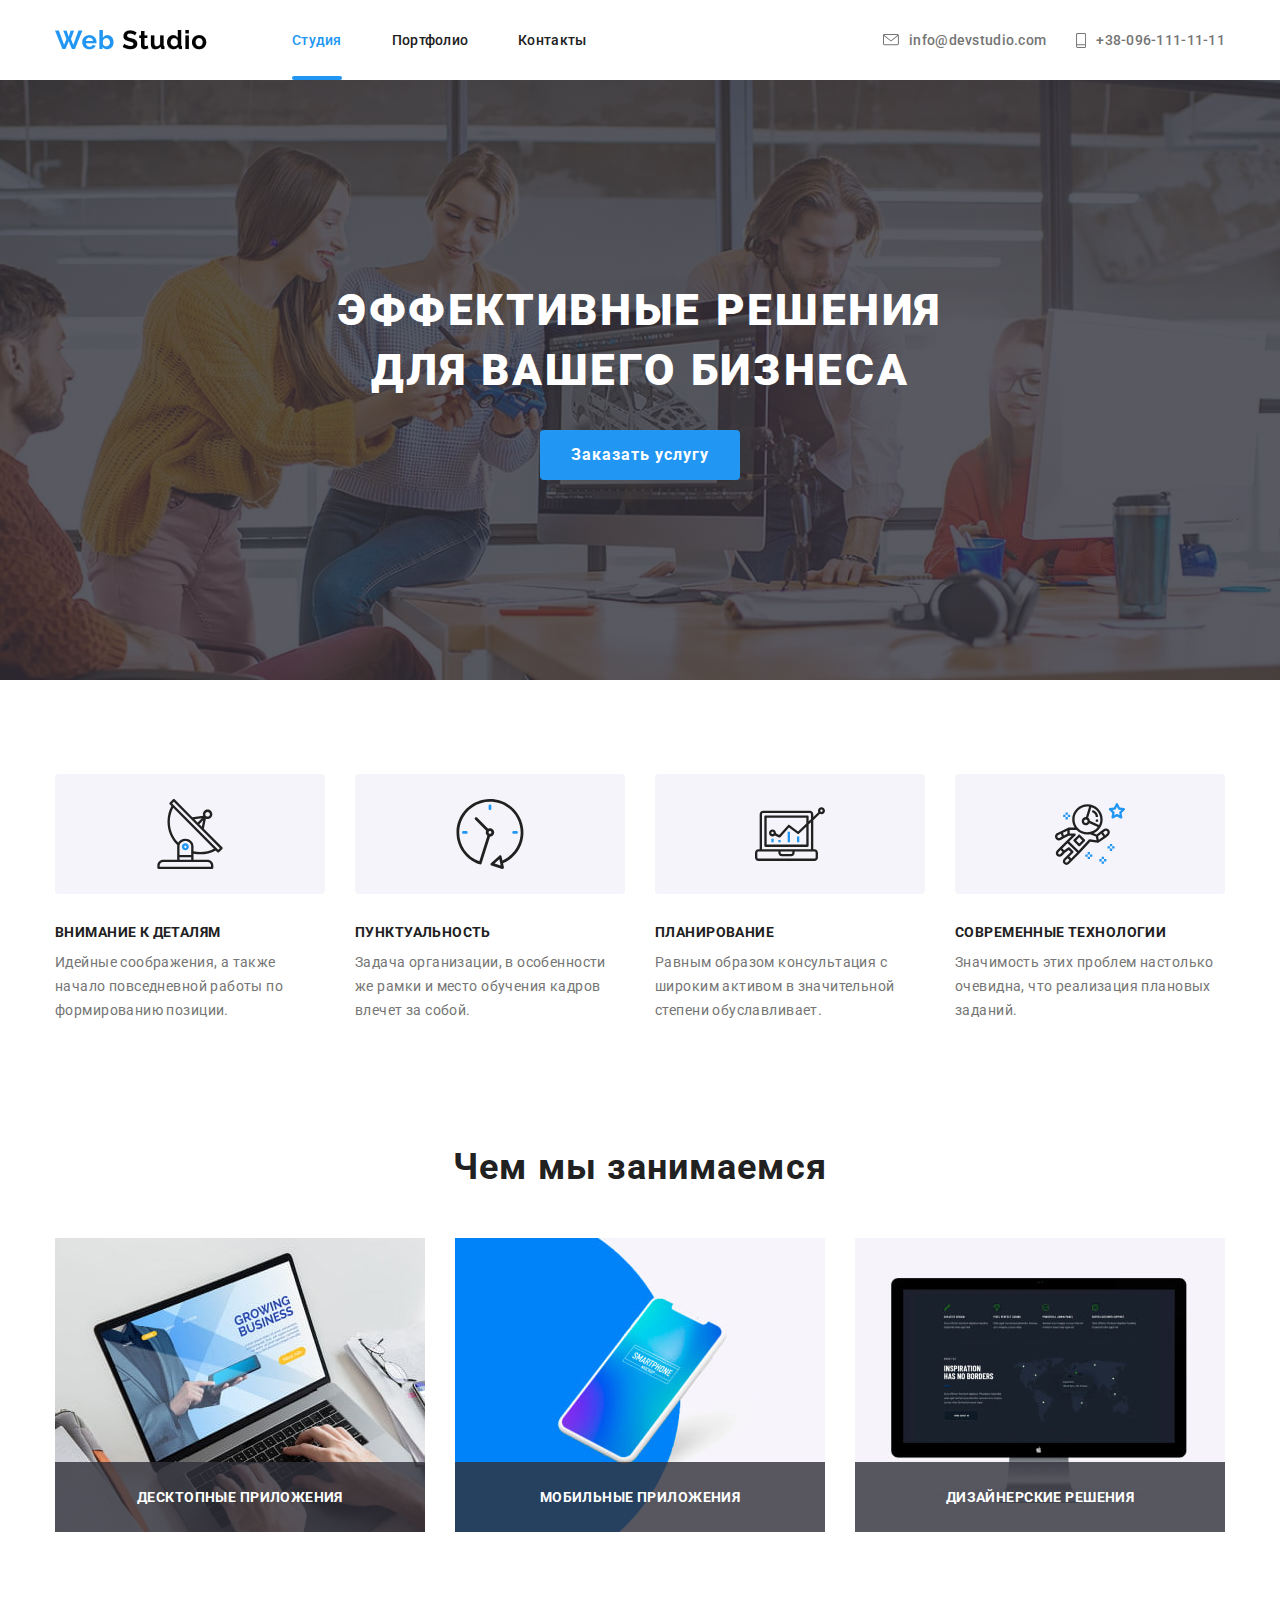
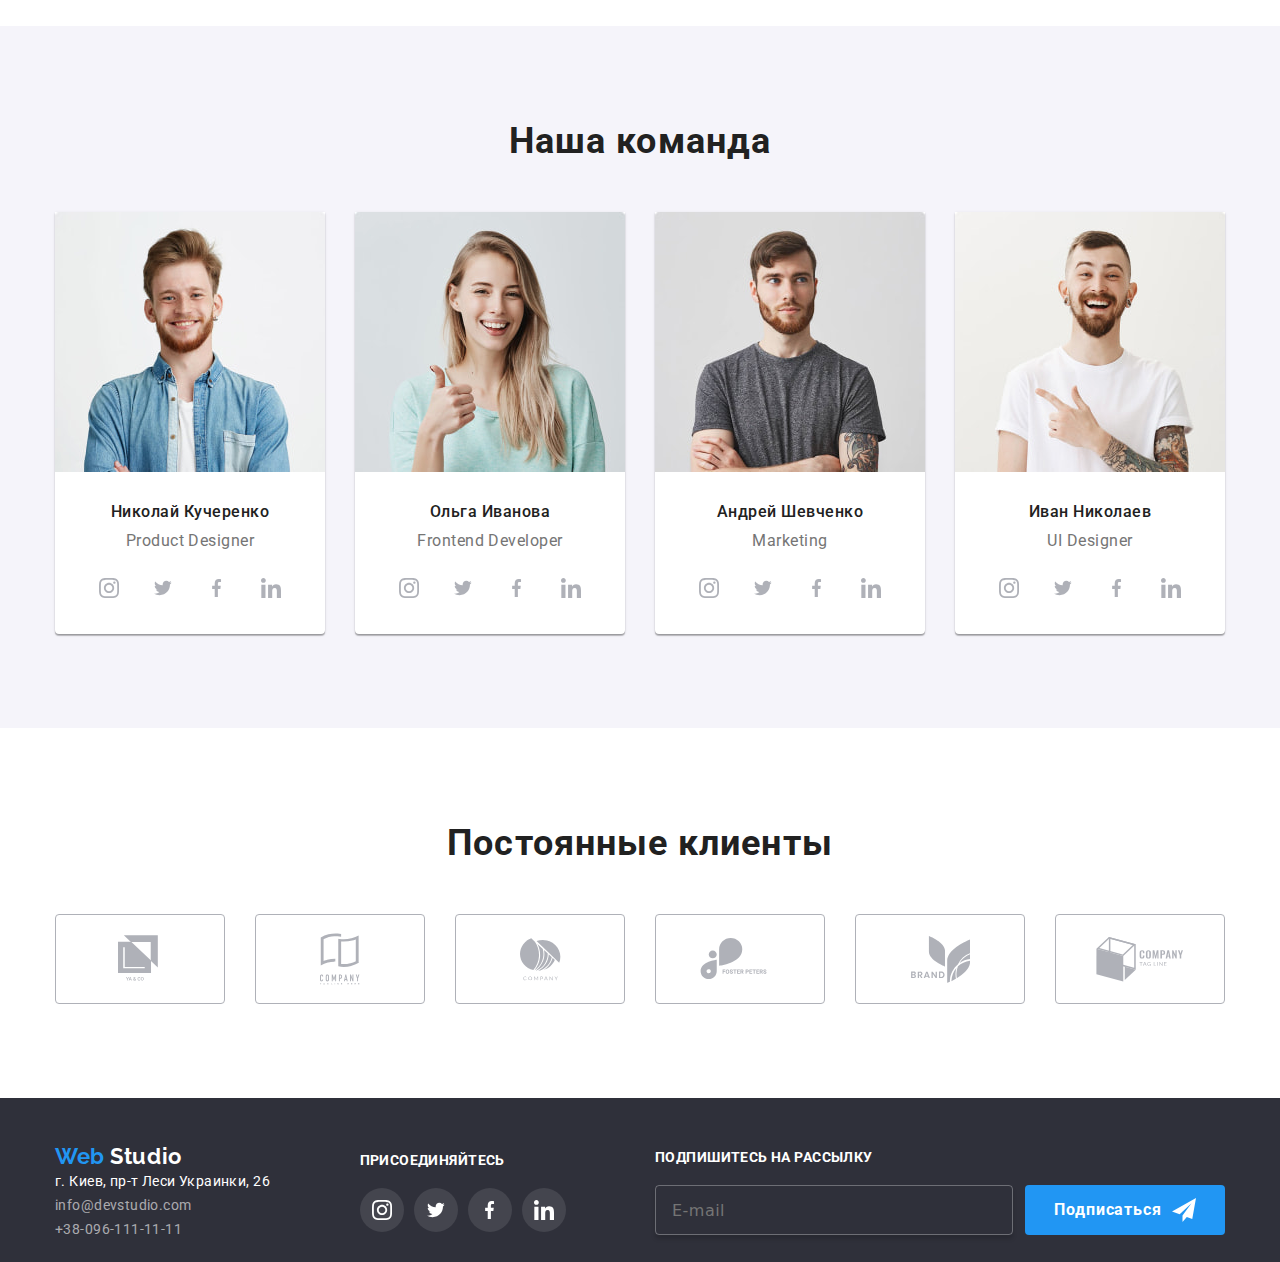
<file: index.html>
<!DOCTYPE html>
<html lang="en-ru">
  <head>
    <meta charset="UTF-8" />
    <meta name="viewport" content="width=device-width, initial-scale=1.0" />
    <title>Document</title>
    <link href="https://fonts.googleapis.com/css2?family=Raleway:wght@700&family=Roboto:wght@400;500;700;900&display=swap" rel="stylesheet" />
    <link rel="stylesheet" href="https://cdnjs.cloudflare.com/ajax/libs/modern-normalize/0.7.0/modern-normalize.min.css" />

    <!-- <link rel="stylesheet" href="./css/styles.css" /> -->
    <link rel="stylesheet" href="./css/main.min.css" />
    <link rel="stylesheet" href="./images/sprite.svg" />
  </head>

  <body>
    <header class="header">
      <div class="header-container">
        <a href="#"><img src="./images/WebStudio.jpg" class="logo-link" alt="Web Studio" /></a>

        <nav class="site-nav-container">
          <ul class="site-nav">
            <li class="site-nav-item"><a href="./index.html" class="site-nav-link-current">Студия</a></li>
            <li class="site-nav-item"><a href="./portfolio.html" class="site-nav-link">Портфолио</a></li>
            <li class="site-nav-item"><a href="#" class="site-nav-link">Контакты</a></li>
          </ul>
        </nav>

        <address class="header-address-container">
          <ul class="header-address-list">
            <li class="header-address-item">
              <a class="header-address-link" href="#mailto:info@devstudio.com">
                <svg class="header-address-icon envelope" width="16px" height="12px">
                  <use href="./images/sprite.svg#icon-envelope"></use>
                </svg>
                info@devstudio.com
              </a>
            </li>
            <li class="header-address-item">
              <a class="header-address-link" href="#tel:+380961111111">
                <svg class="header-address-icon phone" width="10px" height="15px">
                  <use href="./images/sprite.svg#icon-phone"></use>
                </svg>
                +38-096-111-11-11
              </a>
            </li>
          </ul>
        </address>
      </div>
    </header>

    <main>
      <section class="hero-section">
        <div class="hero-container">
          <h1 class="hero-title" lang="ru">
            Эффективные решения <br />
            для вашего бизнеса
          </h1>
          <button class="order-button" type="button" data-modal-open>Заказать услугу</button>
        </div>
      </section>

      <section class="features-section">
        <div class="features-container">
          <ul class="features-list">
            <!-- <li class="feachers-item icon-antenna"> -->
            <li class="feachers-item">
              <div class="feachers-icon-container">
                <svg class="feachers-icon">
                  <use class="feachers-svg" href="./images/sprite.svg#icon-antenna"></use>
                </svg>
              </div>
              <h2 class="features-title">Внимание к деталям</h2>
              <p class="features-text">
                Идейные соображения, а также начало повседневной работы по формированию позиции.
              </p>
            </li>

            <!-- <li class="feachers-item icon-clock"> -->
            <li class="feachers-item">
              <div class="feachers-icon-container">
                <svg class="feachers-icon">
                  <use class="feachers-svg" href="./images/sprite.svg#icon-clock"></use>
                </svg>
              </div>
              <h2 class="features-title">Пунктуальность</h2>
              <p class="features-text">
                Задача организации, в особенности же рамки и место обучения кадров влечет за собой.
              </p>
            </li>

            <!-- <li class="feachers-item icon-diagram"> -->
            <li class="feachers-item">
              <div class="feachers-icon-container">
                <svg class="feachers-icon">
                  <use class="feachers-svg" href="./images/sprite.svg#icon-diagram"></use>
                </svg>
              </div>
              <h2 class="features-title">Планирование</h2>
              <p class="features-text">
                Равным образом консультация с широким активом в значительной степени обуславливает.
              </p>
            </li>

            <!-- <li class="feachers-item icon-astronaut"> -->
            <li class="feachers-item">
              <div class="feachers-icon-container">
                <svg class="feachers-icon">
                  <use class="feachers-svg" href="./images/sprite.svg#icon-astronaut"></use>
                </svg>
              </div>
              <h2 class="features-title">Современные технологии</h2>
              <p class="features-text">
                Значимость этих проблем настолько очевидна, что реализация плановых заданий.
              </p>
            </li>
          </ul>
        </div>
      </section>

      <section class="doings-section">
        <div class="doings-container">
          <h3 class="page-title">Чем мы занимаемся</h3>
          <ul class="doings-list">
            <li class="doings-card">
              <img class="doings-image" src="./images/desctope.jpg" alt="" width="370" height="294" />
              <h4 class="doings-text">Десктопные приложения</h4>
            </li>

            <li class="doings-card">
              <img class="doings-image" src="./images/mobile.jpg" alt="" width="370" height="294" />
              <h4 class="doings-text">Мобильные приложения</h4>
            </li>

            <li class="doings-card">
              <img class="doings-image" src="./images/designer.jpg" alt="" width="370" height="294" />
              <h4 class="doings-text">Дизайнерские решения</h4>
            </li>
          </ul>
        </div>
      </section>

      <section class="team-section">
        <div class="team-container">
          <h3 class="page-title">Наша команда</h3>

          <ul class="team-list">
            <li class="emploee-card">
              <img src="./images/John.jpg" alt="John_Smith" class="emploee-image" width="270" height="260" />
              <h4 class="emploee-name">Николай Кучеренко</h4>
              <p class="emploee-position">Product Designer</p>

              <ul class="emploee-social-list">
                <li class="emploee-social-item">
                  <a class="emploee-social-link" href="#">
                    <svg class="emploee-social-icon" width="20px" height="20px">
                      <use href="./images/sprite.svg#icon-instagram"></use>
                    </svg>
                  </a>
                </li>

                <li class="emploee-social-item">
                  <a class="emploee-social-link" href="#">
                    <svg class="emploee-social-icon" width="20px" height="16px">
                      <use href="./images/sprite.svg#icon-twitter"></use>
                    </svg>
                  </a>
                </li>

                <li class="emploee-social-item">
                  <a class="emploee-social-link" href="#">
                    <svg class="emploee-social-icon" width="10px" height="20px">
                      <use href="./images/sprite.svg#icon-facebook"></use>
                    </svg>
                  </a>
                </li>

                <li class="emploee-social-item">
                  <a class="emploee-social-link" href="#">
                    <svg class="emploee-social-icon" width="20px" height="20px">
                      <use href="./images/sprite.svg#icon-linkedin"></use>
                    </svg>
                  </a>
                </li>
              </ul>
            </li>

            <li class="emploee-card">
              <img src="./images/Marta.jpg" alt="Marta_Stewart" class="emploee-image" width="270" height="260" />
              <h4 class="emploee-name">Ольга Иванова</h4>
              <p class="emploee-position">Frontend Developer</p>

              <ul class="emploee-social-list">
                <li class="emploee-social-item">
                  <a class="emploee-social-link" href="#">
                    <svg class="emploee-social-icon" width="20px" height="20px">
                      <use href="./images/sprite.svg#icon-instagram"></use>
                    </svg>
                  </a>
                </li>

                <li class="emploee-social-item">
                  <a class="emploee-social-link" href="#">
                    <svg class="emploee-social-icon" width="20px" height="16px">
                      <use href="./images/sprite.svg#icon-twitter"></use>
                    </svg>
                  </a>
                </li>

                <li class="emploee-social-item">
                  <a class="emploee-social-link" href="#">
                    <svg class="emploee-social-icon" width="10px" height="20px">
                      <use href="./images/sprite.svg#icon-facebook"></use>
                    </svg>
                  </a>
                </li>

                <li class="emploee-social-item">
                  <a class="emploee-social-link" href="#">
                    <svg class="emploee-social-icon" width="20px" height="20px">
                      <use href="./images/sprite.svg#icon-linkedin"></use>
                    </svg>
                  </a>
                </li>
              </ul>
            </li>

            <li class="emploee-card">
              <img src="./images/Robert.jpg" alt="Robert_Jakis" class="emploee-image" width="270" height="260" />
              <h4 class="emploee-name">Андрей Шевченко</h4>
              <p class="emploee-position">Marketing</p>

              <ul class="emploee-social-list">
                <li class="emploee-social-item">
                  <a class="emploee-social-link" href="#">
                    <svg class="emploee-social-icon" width="20px" height="20px">
                      <use href="./images/sprite.svg#icon-instagram"></use>
                    </svg>
                  </a>
                </li>

                <li class="emploee-social-item">
                  <a class="emploee-social-link" href="#">
                    <svg class="emploee-social-icon" width="20px" height="16px">
                      <use href="./images/sprite.svg#icon-twitter"></use>
                    </svg>
                  </a>
                </li>

                <li class="emploee-social-item">
                  <a class="emploee-social-link" href="#">
                    <svg class="emploee-social-icon" width="10px" height="20px">
                      <use href="./images/sprite.svg#icon-facebook"></use>
                    </svg>
                  </a>
                </li>

                <li class="emploee-social-item">
                  <a class="emploee-social-link" href="#">
                    <svg class="emploee-social-icon" width="20px" height="20px">
                      <use href="./images/sprite.svg#icon-linkedin"></use>
                    </svg>
                  </a>
                </li>
              </ul>
            </li>

            <li class="emploee-card">
              <img src="./images/Martin.jpg" alt="Martin_Doe" class="emploee-image" width="270" height="260" />
              <h4 class="emploee-name">Иван Николаев</h4>
              <p class="emploee-position">UI Designer</p>

              <ul class="emploee-social-list">
                <li class="emploee-social-item">
                  <a class="emploee-social-link" href="#">
                    <svg class="emploee-social-icon" width="20px" height="20px">
                      <use href="./images/sprite.svg#icon-instagram"></use>
                    </svg>
                  </a>
                </li>

                <li class="emploee-social-item">
                  <a class="emploee-social-link" href="#">
                    <svg class="emploee-social-icon" width="20px" height="16px">
                      <use href="./images/sprite.svg#icon-twitter"></use>
                    </svg>
                  </a>
                </li>

                <li class="emploee-social-item">
                  <a class="emploee-social-link" href="#">
                    <svg class="emploee-social-icon" width="10px" height="20px">
                      <use href="./images/sprite.svg#icon-facebook"></use>
                    </svg>
                  </a>
                </li>

                <li class="emploee-social-item">
                  <a class="emploee-social-link" href="#">
                    <svg class="emploee-social-icon" width="20px" height="20px">
                      <use href="./images/sprite.svg#icon-linkedin"></use>
                    </svg>
                  </a>
                </li>
              </ul>
            </li>
          </ul>
        </div>
      </section>

      <section class="customers-section">
        <div class="customers-container">
          <h3 class="page-title">Постоянные клиенты</h3>

          <ul class="customers-list">
            <li class="customers-item">
              <a class="customers-link" href="">
                <svg class="customers-icon" width="44px" height="49px">
                  <use href="./images/sprite.svg#icon-logo1"></use>
                </svg>
              </a>
            </li>

            <li class="customers-item">
              <a class="customers-link" href="">
                <svg class="customers-icon" width="40px" height="52px">
                  <use href="./images/sprite.svg#icon-logo2"></use>
                </svg>
              </a>
            </li>

            <li class="customers-item">
              <a class="customers-link" href="">
                <svg class="customers-icon" width="41px" height="43px">
                  <use href="./images/sprite.svg#icon-logo3"></use>
                </svg>
              </a>
            </li>

            <li class="customers-item">
              <a class="customers-link" href="">
                <svg class="customers-icon" width="80px" height="42px">
                  <use href="./images/sprite.svg#icon-logo4"></use>
                </svg>
              </a>
            </li>

            <li class="customers-item">
              <a class="customers-link" href="">
                <svg class="customers-icon" width="59px" height="47px">
                  <use href="./images/sprite.svg#icon-logo5"></use>
                </svg>
              </a>
            </li>

            <li class="customers-item">
              <a class="customers-link" href="">
                <svg class="customers-icon" width="88px" height="45px">
                  <use href="./images/sprite.svg#icon-logo6"></use>
                </svg>
              </a>
            </li>
          </ul>
        </div>
      </section>
    </main>

    <footer class="footer">
      <div class="footer-container">
        <div class="footer-address">
          <span class="web-footer">Web</span>
          <span class="studio-footer">Studio</span>

          <address class="footer-address-container">
            <span class="location"> г. Киев, пр-т Леси Украинки, 26 </span>
            <br />
            <a class="footer-address-link" href="#mailto:info@devstudio.com">info@devstudio.com</a>
            <br />
            <a class="footer-address-link" href="#tel:+380961111111">+38-096-111-11-11</a>
          </address>
        </div>

        <div class="join-us-container">
          <p class="join-text">Присоединяйтесь</p>

          <ul class="join-social-list">
            <li class="join-social-item">
              <a class="join-social-link" href="#">
                <svg class="join-social-icon" width="20px" height="20px">
                  <use href="./images/sprite.svg#icon-instagram"></use>
                </svg>
              </a>
            </li>

            <li class="join-social-item">
              <a class="join-social-link" href="#">
                <svg class="join-social-icon" width="20px" height="16px">
                  <use href="./images/sprite.svg#icon-twitter"></use>
                </svg>
              </a>
            </li>

            <li class="join-social-item">
              <a class="join-social-link" href="#">
                <svg class="join-social-icon" width="10px" height="20px">
                  <use href="./images/sprite.svg#icon-facebook"></use>
                </svg>
              </a>
            </li>

            <li class="join-social-item">
              <a class="join-social-link" href="#">
                <svg class="join-social-icon" width="20px" height="20px">
                  <use href="./images/sprite.svg#icon-linkedin"></use>
                </svg>
              </a>
            </li>
          </ul>
        </div>

        <form class="subscribe-form">
          <p class="subscribe-text">Подпишитесь на рассылку</p>
          <div class="subscribe-container">
            <input class="subscribe-input" type="email" name="mail" placeholder="E-mail" />
            <button class="subscribe-button" type="submit">
              Подписаться
              <svg class="icon-send" width="24px" height="24px">
                <use href="./images/sprite.svg#icon-iconsend"></use>
              </svg>
            </button>
          </div>
        </form>
      </div>
    </footer>

    <div class="backdrop is-hidden" data-modal>
      <form class="popup">
        <button class="popup-close" data-modal-close>
          <svg class="popup-close-icon">
            <use href="./images/sprite.svg#icon-close-black"></use>
          </svg>
        </button>

        <div class="popup-title"><b>Оставьте свои данные, мы Вам перезвоним</b></div>

        <div class="popup-field">
          <!-- for="name" для id="name" -->
          <input class="popup-field-input" type="text" name="name" id="name" placeholder=" " />
          <label class="popup-field-label" for="name">Имя</label>

          <svg class="popup-icon" version="1.1" xmlns="http://www.w3.org/2000/svg" width="12" height="12" viewBox="0 0 32 32">
            <title>person</title>
            <path
              d="M16 16c4.418 0 8-3.582 8-8s-3.582-8-8-8v0c-4.418 0-8 3.582-8 8s3.582 8 8 8v0zM16 20c-5.339 0-16 2.68-16 8v2c0 1.099 0.901 2 2 2h28c1.099 0 2-0.901 2-2v-2c0-5.32-10.661-8-16-8z"
            ></path>
          </svg>
        </div>

        <div class="popup-field">
          <input class="popup-field-input" type="tel" name="telephone" id="telephone" placeholder=" " />
          <label class="popup-field-label" for="telephone">Телефон</label>

          <svg class="popup-icon" version="1.1" xmlns="http://www.w3.org/2000/svg" width="13" height="13" viewBox="0 0 32 32">
            <title>telephone</title>
            <path
              d="M27.419 20.853l-4.201-0.48c-0.116-0.014-0.25-0.023-0.385-0.023-0.909 0-1.732 0.369-2.328 0.964l-3.045 3.045c-4.718-2.435-8.467-6.185-10.835-10.764l-0.065-0.139 3.063-3.056c0.597-0.596 0.966-1.42 0.966-2.33 0-0.135-0.008-0.268-0.024-0.399l0.002 0.016-0.48-4.169c-0.199-1.655-1.595-2.926-3.287-2.926-0.001 0-0.003 0-0.004 0h-2.864c-1.87-0.005-3.424 1.55-3.31 3.417 0.878 14.126 12.174 25.408 26.286 26.286 1.867 0.114 3.424-1.44 3.424-3.31v-2.862c0-0.005 0-0.010 0-0.016 0-1.681-1.266-3.067-2.897-3.256l-0.015-0.001z"
            ></path>
          </svg>
        </div>

        <div class="popup-field">
          <input class="popup-field-input" type="email" name="mail" id="mail" placeholder=" " />
          <label class="popup-field-label" for="mail">Почта</label>

          <svg class="popup-icon" version="1.1" xmlns="http://www.w3.org/2000/svg" width="15" height="12" viewBox="0 0 43 32">
            <title>post</title>
            <path
              d="M37.333 0h-32c-2.2 0-3.981 1.8-3.981 4l-0.019 24c0 2.2 1.8 4 4 4h32c2.2 0 4-1.8 4-4v-24c0-2.2-1.8-4-4-4zM36.533 8.501l-14.139 8.837c-0.302 0.188-0.668 0.3-1.060 0.3s-0.758-0.112-1.069-0.305l0.009 0.005-14.141-8.84c-0.503-0.301-0.835-0.843-0.835-1.463 0-0.938 0.761-1.699 1.699-1.699 0.349 0 0.673 0.105 0.943 0.285l-0.006-0.004 13.4 8.381 13.4-8.381c0.264-0.176 0.588-0.282 0.937-0.282 0.938 0 1.699 0.761 1.699 1.699 0 0.62-0.332 1.162-0.828 1.459l-0.008 0.004z"
            ></path>
          </svg>
        </div>

        <div class="popup-field">
          <textarea class="popup-field-textarea" name="comment" id="comment" rows="10" placeholder=" "></textarea>
          <label class="textarea-field-label" for="comment">Комментарий</label>
        </div>

        <!-- 
          <div class="accept-conditions">
            <input class="accept-conditions-box" type="checkbox" name="accept-mailing" id="popup-checkbox" />
            <label class="accept-conditions-text" for="popup-checkbox">Соглашаюсь с рассылкой и принимаю <a class="conditions-text" href="#">Условия договора</a></label>
          </div>
           -->

        <div class="accept-conditions">
          <label class="accept-conditions-checkbox">
            <input class="accept-conditions-box visually-hidden" type="checkbox" name="accept-mailing" />
            <span class="accept-conditions-text">Соглашаюсь с рассылкой и принимаю</span>
            <a class="conditions-text" href="#">Условия договора</a>
          </label>
        </div>

        <button class="popup-send-button" type="submit" data-modal-close>Отправить</button>
      </form>
    </div>

    <script src="./js/modal.js"></script>
  </body>
</html>
</file>
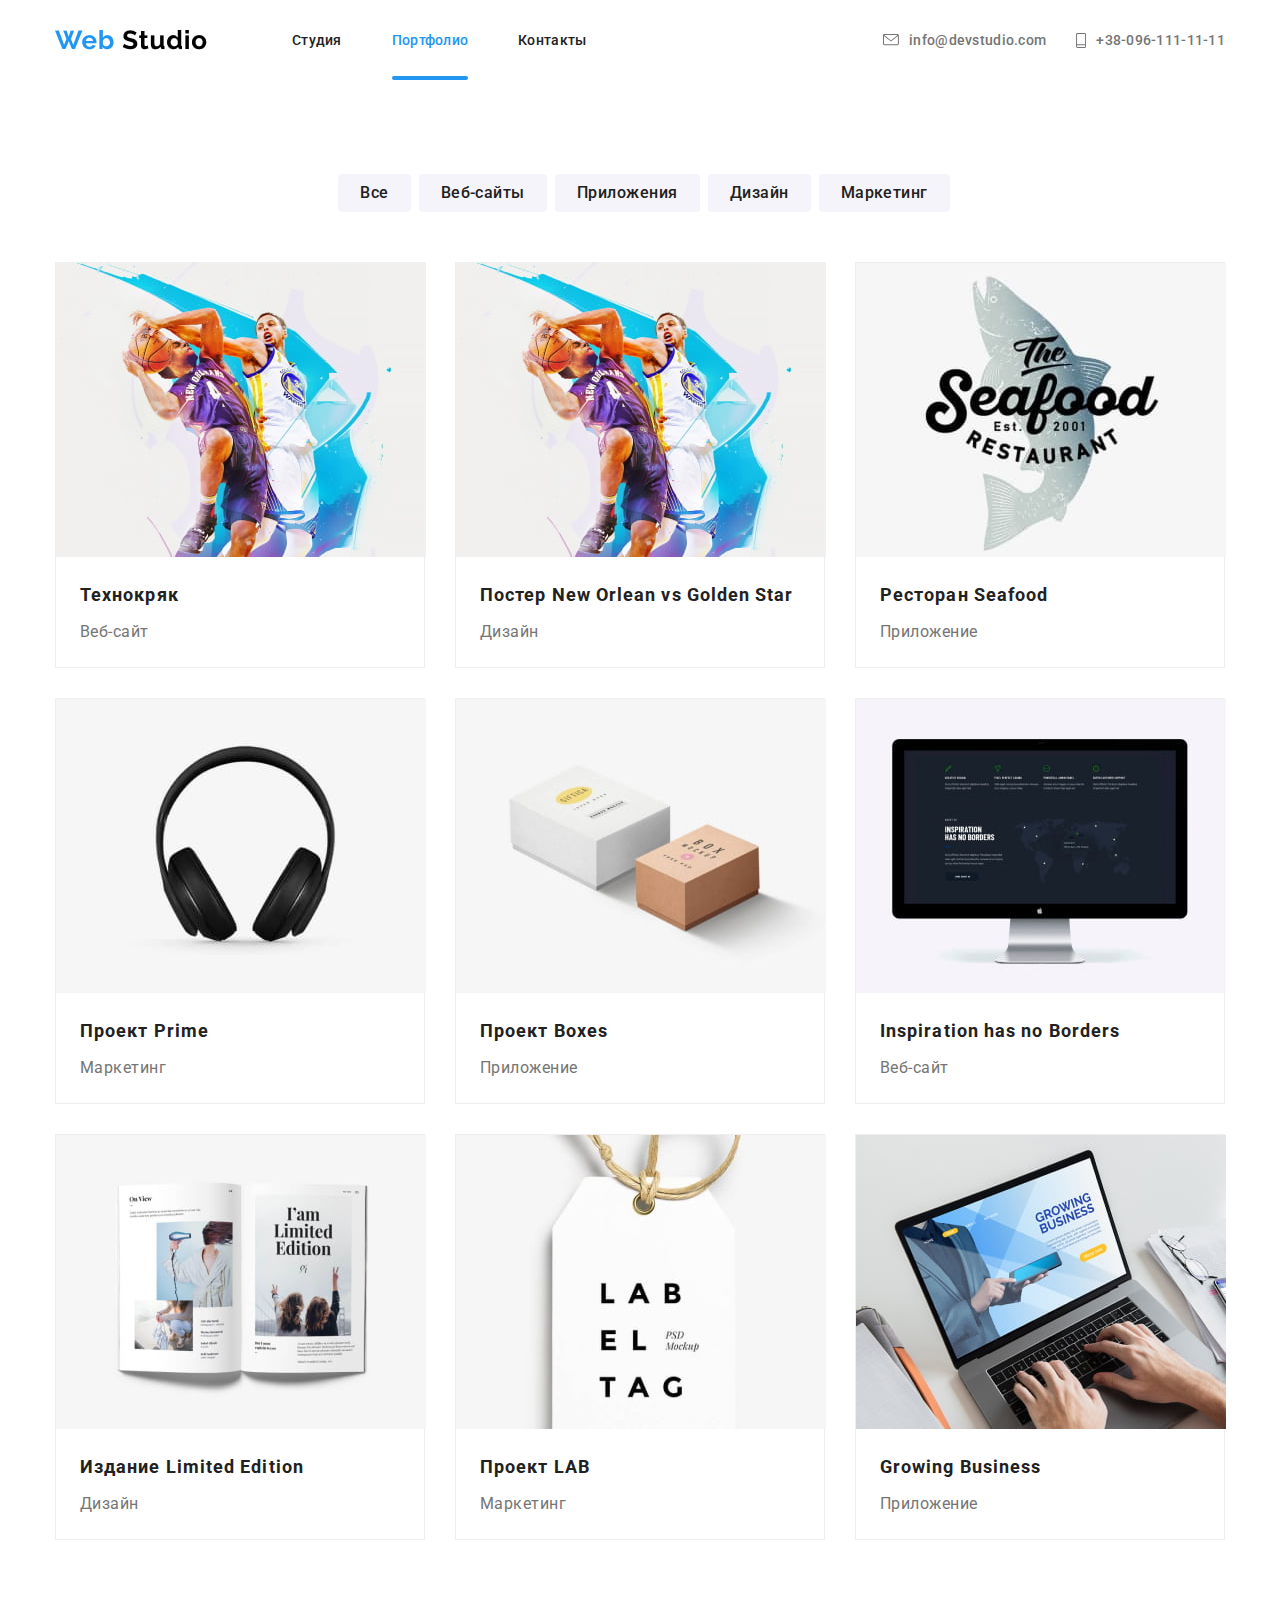
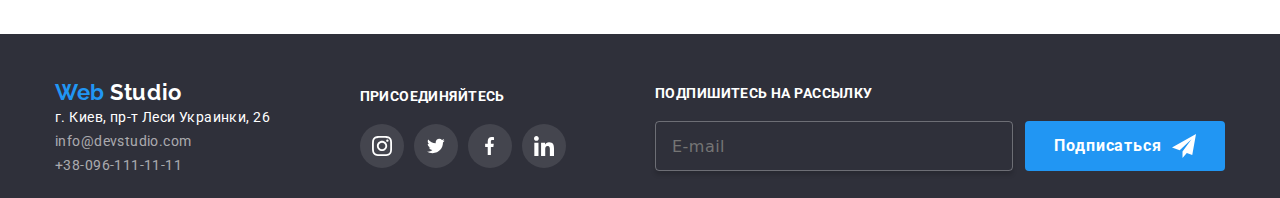
<file: portfolio.html>
<!DOCTYPE html>
<html lang="en-ru">
  <head>
    <meta charset="UTF-8" />
    <meta name="viewport" content="width=device-width, initial-scale=1.0" />
    <title>Document</title>
    <link href="https://fonts.googleapis.com/css2?family=Raleway:wght@700&family=Roboto:wght@400;500;700;900&display=swap" rel="stylesheet" />
    <link rel="stylesheet" href="https://cdnjs.cloudflare.com/ajax/libs/modern-normalize/0.7.0/modern-normalize.min.css" />

    <!-- <link rel="stylesheet" href="./css/styles.css" /> -->
    <link rel="stylesheet" href="./css/main.min.css" />
    <link rel="stylesheet" href="./images/sprite.svg" />
  </head>

  <body>
    <header class="header">
      <div class="header-container">
        <a href="#"><img src="./images/WebStudio.jpg" class="logo-link" alt="Web Studio" /></a>

        <nav class="site-nav-container">
          <ul class="site-nav">
            <li class="site-nav-item"><a href="./index.html" class="site-nav-link">Студия</a></li>
            <li class="site-nav-item"><a href="./portfolio.html" class="site-nav-link-current">Портфолио</a></li>
            <li class="site-nav-item"><a href="#" class="site-nav-link">Контакты</a></li>
          </ul>
        </nav>

        <address class="header-address-container">
          <ul class="header-address-list">
            <li class="header-address-item">
              <a class="header-address-link" href="#mailto:info@devstudio.com">
                <svg class="header-address-icon envelope" width="16px" height="12px">
                  <use href="./images/sprite.svg#icon-envelope"></use>
                </svg>
                info@devstudio.com
              </a>
            </li>
            <li class="header-address-item">
              <a class="header-address-link" href="#tel:+380961111111">
                <svg class="header-address-icon phone" width="10px" height="15px">
                  <use href="./images/sprite.svg#icon-phone"></use>
                </svg>
                +38-096-111-11-11
              </a>
            </li>
          </ul>
        </address>

        <!-- 
        <address class="address-container">
          <ul class="top-line-address">
            <li class="address-item"><a href="#mailto:info@devstudio.com" class="link">&#9993; info@devstudio.com</a></li>
            <li class="address-item"><a href="#tel:+380961111111" class="link">&#x1F4F1; +38-096-111-11-11</a></li>
          </ul>
        </address>
       -->
      </div>
    </header>

    <main>
      <div class="buttons-container">
        <ul class="portfolio-buttons-list">
          <li><button type="button" class="portfolio-button">Все</button></li>
          <li><button type="button" class="portfolio-button">Веб-сайты</button></li>
          <li><button type="button" class="portfolio-button">Приложения</button></li>
          <li><button type="button" class="portfolio-button">Дизайн</button></li>
          <li><button type="button" class="portfolio-button">Маркетинг</button></li>
        </ul>
      </div>

      <div class="portfolio-card-container">
        <ul class="portfolio-card-list">
          <li class="portfolio-card">
            <a class="portfolio-card-info" href="">
              <div class="card-image-container">
                <img class="card-image" src="./images/NewOrleanVSGoldenStar.jpg" alt="Tehnokryak image" />

                <div class="portfolio-text-overlay">
                  <p class="portfolio-card-text">
                    Технокряк это современная площадка распространения коронавируса. Компании используют эту платформу для цифрового шпионажа и атак
                    на защищённые сервера конкурентов.
                  </p>
                </div>
              </div>

              <div class="card-titles-container">
                <h1 class="portfolio-title">Технокряк</h1>
                <p class="portfolio-subtitle">Веб-сайт</p>
              </div>
            </a>
          </li>

          <li class="portfolio-card">
            <a href="" class="portfolio-card-info">
              <div class="card-image-container">
                <img class="card-image" src="./images/NewOrleanVSGoldenStar.jpg" alt="Nev Orlean image" />

                <div class="portfolio-text-overlay">
                  <p class="portfolio-card-text">
                    Технокряк это современная площадка распространения коронавируса. Компании используют эту платформу для цифрового шпионажа и атак
                    на защищённые сервера конкурентов.
                  </p>
                </div>
              </div>

              <div class="card-titles-container">
                <h2 class="portfolio-title">Постер New Orlean vs Golden Star</h2>
                <p class="portfolio-subtitle">Дизайн</p>
              </div>
            </a>
          </li>

          <li class="portfolio-card">
            <a class="portfolio-card-info" href="">
              <div class="card-image-container">
                <img class="card-image" src="./images/Seafood.jpg" alt="Seafood image" />

                <div class="portfolio-text-overlay">
                  <p class="portfolio-card-text">
                    Технокряк это современная площадка распространения коронавируса. Компании используют эту платформу для цифрового шпионажа и атак
                    на защищённые сервера конкурентов.
                  </p>
                </div>
              </div>

              <div class="card-titles-container">
                <h2 class="portfolio-title">Ресторан Seafood</h2>
                <p class="portfolio-subtitle">Приложение</p>
              </div>
            </a>
          </li>

          <li class="portfolio-card">
            <a class="portfolio-card-info" href="">
              <div class="card-image-container">
                <img class="card-image" src="./images/Prime.jpg" alt="Prime image" />

                <div class="portfolio-text-overlay">
                  <p class="portfolio-card-text">
                    Технокряк это современная площадка распространения коронавируса. Компании используют эту платформу для цифрового шпионажа и атак
                    на защищённые сервера конкурентов.
                  </p>
                </div>
              </div>

              <div class="card-titles-container">
                <h2 class="portfolio-title">Проект Prime</h2>
                <p class="portfolio-subtitle">Маркетинг</p>
              </div>
            </a>
          </li>

          <li class="portfolio-card">
            <a class="portfolio-card-info" href="">
              <div class="card-image-container">
                <img class="card-image" src="./images/Boxes.jpg" alt="Boxes image" />

                <div class="portfolio-text-overlay">
                  <p class="portfolio-card-text">
                    Технокряк это современная площадка распространения коронавируса. Компании используют эту платформу для цифрового шпионажа и атак
                    на защищённые сервера конкурентов.
                  </p>
                </div>
              </div>

              <div class="card-titles-container">
                <h2 class="portfolio-title">Проект Boxes</h2>
                <p class="portfolio-subtitle">Приложение</p>
              </div>
            </a>
          </li>

          <li class="portfolio-card">
            <a class="portfolio-card-info" href="">
              <div class="card-image-container">
                <img class="card-image" src="./images/InspirationhasnoBorders.jpg" alt="Inspiration image" />

                <div class="portfolio-text-overlay">
                  <p class="portfolio-card-text">
                    Технокряк это современная площадка распространения коронавируса. Компании используют эту платформу для цифрового шпионажа и атак
                    на защищённые сервера конкурентов.
                  </p>
                </div>
              </div>

              <div class="card-titles-container">
                <h2 class="portfolio-title">Inspiration has no Borders</h2>
                <p class="portfolio-subtitle">Веб-сайт</p>
              </div>
            </a>
          </li>

          <li class="portfolio-card">
            <a class="portfolio-card-info" href="">
              <div class="card-image-container">
                <img class="card-image" src="./images/LimitedEdition.jpg" alt="Limited Edition image" />

                <div class="portfolio-text-overlay">
                  <p class="portfolio-card-text">
                    Технокряк это современная площадка распространения коронавируса. Компании используют эту платформу для цифрового шпионажа и атак
                    на защищённые сервера конкурентов.
                  </p>
                </div>
              </div>

              <div class="card-titles-container">
                <h2 class="portfolio-title">Издание Limited Edition</h2>
                <p class="portfolio-subtitle">Дизайн</p>
              </div>
            </a>
          </li>

          <li class="portfolio-card">
            <a class="portfolio-card-info" href="">
              <div class="card-image-container">
                <img class="card-image" src="./images/LAB.jpg" alt="LAB image" />

                <div class="portfolio-text-overlay">
                  <p class="portfolio-card-text">
                    Технокряк это современная площадка распространения коронавируса. Компании используют эту платформу для цифрового шпионажа и атак
                    на защищённые сервера конкурентов.
                  </p>
                </div>
              </div>

              <div class="card-titles-container">
                <h2 class="portfolio-title">Проект LAB</h2>
                <p class="portfolio-subtitle">Маркетинг</p>
              </div>
            </a>
          </li>

          <li class="portfolio-card">
            <a class="portfolio-card-info" href="">
              <div class="card-image-container">
                <img class="card-image" src="./images/GrowingBusiness.jpg" alt="Growing image" />

                <div class="portfolio-text-overlay">
                  <p class="portfolio-card-text">
                    Технокряк это современная площадка распространения коронавируса. Компании используют эту платформу для цифрового шпионажа и атак
                    на защищённые сервера конкурентов.
                  </p>
                </div>
              </div>

              <div class="card-titles-container">
                <h2 class="portfolio-title">Growing Business</h2>
                <p class="portfolio-subtitle">Приложение</p>
              </div>
            </a>
          </li>
        </ul>
      </div>
    </main>

    <footer class="footer">
      <div class="footer-container">
        <div class="footer-address">
          <span class="web-footer">Web</span>
          <span class="studio-footer">Studio</span>

          <address class="footer-address-container">
            <span class="location"> г. Киев, пр-т Леси Украинки, 26 </span>
            <br />
            <a class="footer-address-link" href="#mailto:info@devstudio.com">info@devstudio.com</a>
            <br />
            <a class="footer-address-link" href="#tel:+380961111111">+38-096-111-11-11</a>
          </address>
        </div>

        <div class="join-us-container">
          <p class="join-text">Присоединяйтесь</p>

          <ul class="join-social-list">
            <li class="join-social-item">
              <a class="join-social-link" href="#">
                <svg class="join-social-icon" width="20px" height="20px">
                  <use href="./images/sprite.svg#icon-instagram"></use>
                </svg>
              </a>
            </li>

            <li class="join-social-item">
              <a class="join-social-link" href="#">
                <svg class="join-social-icon" width="20px" height="16px">
                  <use href="./images/sprite.svg#icon-twitter"></use>
                </svg>
              </a>
            </li>

            <li class="join-social-item">
              <a class="join-social-link" href="#">
                <svg class="join-social-icon" width="10px" height="20px">
                  <use href="./images/sprite.svg#icon-facebook"></use>
                </svg>
              </a>
            </li>

            <li class="join-social-item">
              <a class="join-social-link" href="#">
                <svg class="join-social-icon" width="20px" height="20px">
                  <use href="./images/sprite.svg#icon-linkedin"></use>
                </svg>
              </a>
            </li>
          </ul>
        </div>

        <form class="subscribe-form">
          <p class="subscribe-text">Подпишитесь на рассылку</p>
          <div class="subscribe-container">
            <input class="subscribe-input" type="email" name="mail" placeholder="E-mail" />
            <button class="subscribe-button" type="submit">
              Подписаться
              <svg class="icon-send" width="24px" height="24px">
                <use href="./images/sprite.svg#icon-iconsend"></use>
              </svg>
            </button>
          </div>
        </form>
      </div>
    </footer>

    <script src="./js/modal.js"></script>
  </body>
</html>
</file>
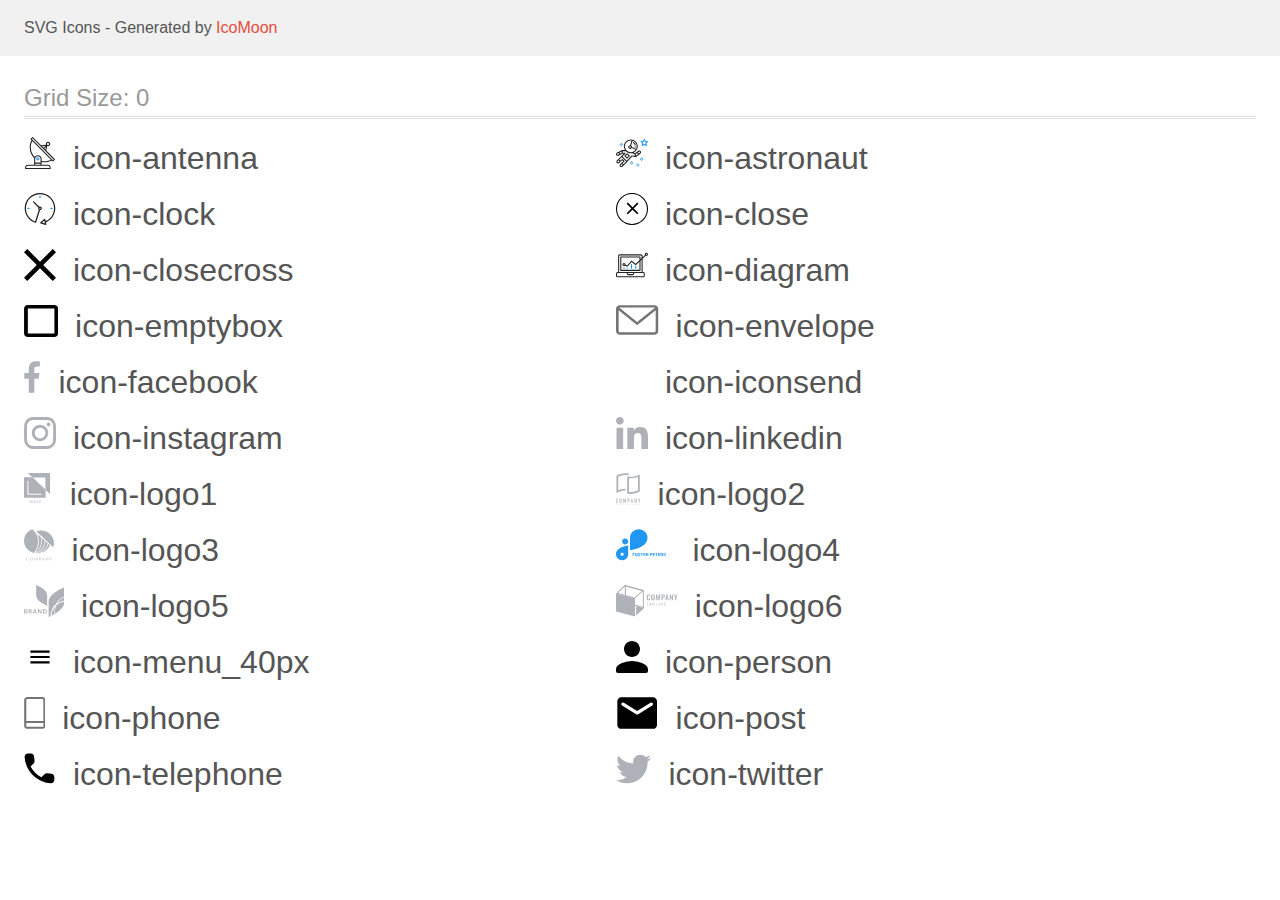
<file: icomoon/demo.html>
<!doctype html>
<html>
<head>
    <title>IcoMoon - SVG Icons</title>
    <meta charset="utf-8">
    <meta name="viewport" content="width=device-width, initial-scale=1">
    <link rel="stylesheet" href="demo-files/demo.css">
    <link rel="stylesheet" href="style.css">
</head>
<body>
<svg aria-hidden="true" style="position: absolute; width: 0; height: 0; overflow: hidden;" version="1.1" xmlns="http://www.w3.org/2000/svg" xmlns:xlink="http://www.w3.org/1999/xlink">
<defs>
<symbol id="icon-antenna" viewBox="0 0 32 32">
<path fill="#212121" style="fill: var(--color1, #212121)" d="M30.773 22.098l-8.443-8.505 0.937-4.616c0.225 0.090 0.485 0.144 0.758 0.146h0.007c0.008 0 0.017 0 0.026 0 1.192 0 2.159-0.967 2.159-2.159s-0.967-2.159-2.159-2.159c-1.192 0-2.159 0.967-2.159 2.159 0 0.259 0.046 0.508 0.13 0.739l-0.005-0.015-4.96 0.606-8.091-8.133c-0.096-0.098-0.229-0.159-0.376-0.16h-0c-0.14 0.001-0.274 0.057-0.373 0.155l-1.512 1.504c-0.096 0.097-0.156 0.23-0.156 0.377s0.060 0.281 0.156 0.377v0l0.814 0.825c-1.143 2.062-1.816 4.522-1.816 7.139 0 4.106 1.656 7.824 4.336 10.525l-0.001-0.001c0.043 0.041 0.092 0.074 0.146 0.097-0.032 0.164-0.051 0.353-0.052 0.546v6.188h-6.4c-1.472 0.001-2.666 1.194-2.667 2.666v1.067c0 0.295 0.239 0.534 0.534 0.534h24.534c0.294 0 0.533-0.239 0.533-0.534v-1.067c-0.002-1.472-1.195-2.665-2.666-2.666h-6.4v-2.742c1.003 0.21 2.024 0.317 3.049 0.32 2.58-0.003 5.005-0.663 7.117-1.822l-0.077 0.039 0.818 0.823c0.099 0.101 0.235 0.159 0.376 0.16 0.14-0.001 0.274-0.057 0.373-0.155l1.512-1.504c0.096-0.097 0.156-0.23 0.156-0.377s-0.060-0.281-0.156-0.377v0zM23.28 6.233c0.193-0.192 0.459-0.31 0.752-0.31 0.589 0 1.067 0.478 1.067 1.066s-0.477 1.066-1.067 1.066c-0 0-0 0-0 0h-0.004c-0.587-0.003-1.061-0.479-1.061-1.066 0-0.295 0.12-0.563 0.314-0.756l0-0h-0.002zM22.024 9.737l-0.598 2.946-1.175-1.183 1.774-1.763zM21.419 8.835l-1.92 1.909-1.486-1.493 3.406-0.416zM24.004 28.8c0.884 0 1.6 0.716 1.6 1.6v0 0.534h-23.466v-0.534c0-0.884 0.716-1.6 1.6-1.6v0h20.267zM16.538 26.666v1.067h-5.334v-1.067h5.334zM11.204 25.6v-4.053c0-1.294 1.196-2.346 2.667-2.346s2.667 1.053 2.667 2.346v4.053h-5.334zM17.604 23.904v-2.357c0-1.882-1.675-3.413-3.733-3.413-0.017-0-0.038-0-0.058-0-1.353 0-2.54 0.707-3.213 1.771l-0.009 0.016c-2.36-2.482-3.812-5.846-3.812-9.55 0-2.314 0.567-4.496 1.569-6.414l-0.036 0.077 18.602 18.709c-1.823 0.947-3.979 1.502-6.266 1.502-1.079 0-2.128-0.124-3.136-0.357l0.093 0.018zM28.893 23.22l-21.057-21.181 0.754-0.752 7.935 7.98c0.004 0 0.006 0.007 0.010 0.010l13.114 13.191-0.757 0.752z"></path>
<path fill="#2196f3" style="fill: var(--color2, #2196f3)" d="M13.876 20.267h-0.005c-0.001 0-0.002 0-0.002 0-0.884 0-1.6 0.716-1.6 1.6s0.715 1.599 1.597 1.6h0.005c0.001 0 0.001 0 0.002 0 0.884 0 1.6-0.716 1.6-1.6s-0.715-1.599-1.598-1.6h-0zM14.249 22.245c-0.096 0.096-0.229 0.155-0.376 0.155-0.294 0-0.533-0.239-0.533-0.533s0.237-0.532 0.531-0.533h0c0.293 0.001 0.531 0.239 0.531 0.533 0 0.148-0.060 0.282-0.157 0.378l-0 0h0.005z"></path>
</symbol>
<symbol id="icon-astronaut" viewBox="0 0 32 32">
<path fill="#2196f3" style="fill: var(--color2, #2196f3)" d="M31.974 4.524c-0.064-0.191-0.227-0.332-0.427-0.362l-0.003-0-1.91-0.278-0.855-1.731c-0.179-0.365-0.777-0.365-0.956 0l-0.855 1.731-1.911 0.278c-0.26 0.039-0.457 0.26-0.457 0.528 0 0.15 0.062 0.285 0.161 0.382l1.383 1.348-0.326 1.903c-0.034 0.2 0.048 0.402 0.212 0.522 0.087 0.064 0.195 0.102 0.313 0.102 0.091 0 0.177-0.023 0.252-0.064l-0.003 0.001 1.708-0.899 1.709 0.899c0.072 0.038 0.157 0.061 0.247 0.061 0.295 0 0.534-0.239 0.534-0.534 0-0.031-0.003-0.062-0.008-0.092l0 0.003-0.326-1.903 1.383-1.348c0.099-0.097 0.16-0.232 0.16-0.382 0-0.059-0.010-0.116-0.027-0.169l0.001 0.004zM29.511 5.851c-0.125 0.122-0.183 0.299-0.153 0.472l0.191 1.114-1.001-0.526c-0.072-0.039-0.158-0.061-0.248-0.061s-0.176 0.023-0.251 0.063l0.003-0.001-1.001 0.526 0.192-1.114c0.005-0.027 0.008-0.058 0.008-0.090 0-0.15-0.062-0.285-0.161-0.382l-0.811-0.789 1.119-0.163c0.174-0.025 0.324-0.134 0.402-0.292l0.5-1.013 0.501 1.013c0.078 0.158 0.228 0.267 0.402 0.292l1.119 0.162-0.809 0.79zM26.134 20.522h-1.067v1.067h1.067v-1.067zM26.134 22.656h-1.067v1.066h1.067v-1.066zM27.2 21.589h-1.067v1.067h1.067v-1.067z"></path>
<path fill="#2196f3" style="fill: var(--color2, #2196f3)" d="M25.067 21.589h-1.067v1.067h1.067v-1.067zM22.4 26.389h-1.067v1.067h1.067v-1.067zM22.4 28.523h-1.067v1.067h1.067v-1.067zM23.466 27.456h-1.067v1.067h1.067v-1.067zM21.334 27.456h-1.067v1.067h1.067v-1.067zM16 24.256h-1.067v1.067h1.067v-1.067zM16 26.389h-1.067v1.067h1.067v-1.067zM17.067 25.322h-1.067v1.067h1.067v-1.067zM14.933 25.322h-1.066v1.067h1.066v-1.067zM5.867 6.122h-1.067v1.066h1.067v-1.066zM5.867 8.256h-1.067v1.066h1.067v-1.066zM6.933 7.189h-1.067v1.067h1.066v-1.067zM4.8 7.189h-1.067v1.067h1.067v-1.067z"></path>
<path fill="#212121" style="fill: var(--color1, #212121)" d="M24.715 14.16c-0.28-0.376-0.698-0.636-1.179-0.703l-0.009-0.001c-0.076-0.012-0.164-0.018-0.254-0.018-0.411 0-0.789 0.139-1.090 0.373l0.004-0.003-1.253 0.96-1.898 1.417-1.358-0.541c2.421-1.086 4.113-3.508 4.113-6.32 0-3.823-3.122-6.934-6.961-6.934s-6.961 3.11-6.961 6.934c0 1.386 0.415 2.674 1.12 3.759l-2.768-0.024c-0.009 0-0.016 0.005-0.023 0.005-0.056 0.003-0.11 0.014-0.159 0.033l0.004-0.001c-0.013 0.005-0.026 0.007-0.038 0.013-0.006 0.003-0.013 0.003-0.019 0.006l-3.233 1.596c-0 0-0.001 0-0.001 0.001l-1.893 0.91c-0.024 0.011-0.045 0.023-0.064 0.036l0.001-0.001c-0.482 0.324-0.795 0.867-0.795 1.483 0 0.297 0.073 0.577 0.201 0.823l-0.005-0.010c0.22 0.424 0.592 0.742 1.043 0.885l0.013 0.003c0.161 0.053 0.345 0.083 0.537 0.083 0.308 0 0.598-0.078 0.851-0.216l-0.009 0.005 1.388-0.738 2.264-1.169 1.357-0.008-5.442 5.415c0 0.001-0.001 0.001-0.001 0.001l-1.339 1.333c-0.303 0.299-0.49 0.714-0.49 1.173 0 0.002 0 0.004 0 0.005v-0c0 0.445 0.174 0.863 0.49 1.178 0.301 0.3 0.717 0.485 1.176 0.485 0.001 0 0.002 0 0.004 0h-0c0.428 0 0.854-0.162 1.18-0.485l1.314-1.309 1.741-1.3 0.901 0.897-3.102 3.088c-0.303 0.299-0.491 0.714-0.491 1.173 0 0.001 0 0.003 0 0.004v-0c0 0.445 0.174 0.864 0.49 1.179 0.302 0.3 0.717 0.485 1.176 0.485 0.001 0 0.002 0 0.003 0h-0c0.427 0 0.855-0.162 1.18-0.485l4.488-4.472c0.007-0.006 0.016-0.009 0.022-0.016l5.166-5.658 3.471 0.494c0.025 0.004 0.050 0.006 0.075 0.006 0.065 0 0.127-0.016 0.187-0.038 0.018-0.006 0.033-0.015 0.050-0.023 0.019-0.010 0.039-0.015 0.058-0.027l3.213-2.133c0.012-0.008 0.018-0.021 0.029-0.030 0.013-0.010 0.029-0.014 0.041-0.026l1.271-1.191c0.348-0.326 0.564-0.787 0.564-1.3 0-0.4-0.132-0.769-0.355-1.067l0.003 0.005zM2.13 17.77c-0.173 0.093-0.37 0.112-0.558 0.052-0.294-0.093-0.504-0.364-0.504-0.683 0-0.236 0.114-0.445 0.29-0.575l0.002-0.001 1.314-0.632 0.316 0.924 0.133 0.389-0.992 0.527zM5.627 15.942l-1.548 0.8-0.255-0.746-0.184-0.537 2.027-1.001-0.040 1.484zM20.727 9.322c0 0.918-0.219 1.785-0.599 2.56l-4.181-1.899c-0.044-0.575-0.342-1.072-0.782-1.384l-0.006-0.004 1.463-4.861c2.378 0.756 4.105 2.974 4.105 5.588zM8.938 9.322c0-3.235 2.644-5.867 5.894-5.867 0.253 0 0.5 0.022 0.745 0.053l-1.432 4.753c-0.019 0-0.037-0.006-0.057-0.006-0 0-0.001 0-0.001 0-1.032 0-1.869 0.835-1.872 1.867v0c0.003 1.031 0.84 1.867 1.872 1.867 0 0 0.001 0 0.001 0h-0c0.695 0 1.295-0.383 1.618-0.944l3.863 1.755c-1.075 1.446-2.795 2.389-4.737 2.389-3.25 0-5.894-2.632-5.894-5.867zM14.895 10.122c0 0.441-0.362 0.8-0.806 0.8-0 0-0.001 0-0.001 0-0.443 0-0.802-0.358-0.804-0.8v-0c0-0.441 0.361-0.8 0.806-0.8s0.806 0.359 0.806 0.8zM2.464 25.146c-0.11 0.109-0.261 0.176-0.428 0.176s-0.317-0.067-0.427-0.175l0 0c-0.109-0.108-0.176-0.257-0.176-0.422s0.067-0.314 0.176-0.422l0-0 0.962-0.959 0.852 0.848-0.959 0.955zM5.678 28.88c-0.11 0.109-0.261 0.176-0.428 0.176s-0.317-0.067-0.427-0.175l0 0c-0.109-0.108-0.176-0.257-0.176-0.422s0.067-0.314 0.176-0.422l0-0 0.963-0.959 0.852 0.848-0.96 0.955zM9.16 25.411l-0.001 0.001-1.765 1.76-0.852-0.848 1.765-1.757c0.040-0.040 0.065-0.088 0.090-0.136 0.007-0.014 0.020-0.026 0.026-0.040 0.016-0.041 0.019-0.085 0.026-0.128 0.003-0.025 0.014-0.048 0.014-0.073 0-0.036-0.013-0.070-0.020-0.106-0.006-0.032-0.006-0.064-0.019-0.096-0.025-0.053-0.055-0.098-0.092-0.138l0 0c-0.010-0.012-0.014-0.027-0.025-0.038h-0.001s0-0.001-0.001-0.002l-1.607-1.6c-0.017-0.017-0.039-0.024-0.058-0.038-0.025-0.021-0.054-0.040-0.084-0.057l-0.003-0.001c-0.027-0.012-0.058-0.023-0.090-0.031l-0.003-0.001c-0.030-0.009-0.065-0.017-0.101-0.020l-0.002-0c-0.007-0-0.015-0.001-0.023-0.001-0.026 0-0.051 0.002-0.075 0.005l0.003-0c-0.036 0.005-0.069 0.009-0.104 0.021-0.036 0.013-0.068 0.028-0.097 0.046l0.002-0.001c-0.020 0.011-0.042 0.015-0.061 0.029l-1.773 1.324-0.901-0.897 2.399-2.386 4.361 4.289-0.928 0.919zM15.979 18.394c-0.015-0.002-0.030 0.004-0.045 0.003-0.008-0-0.017-0.001-0.026-0.001-0.031 0-0.062 0.003-0.092 0.008l0.003-0c-0.070 0.011-0.132 0.035-0.187 0.070l0.002-0.001c-0.031 0.019-0.058 0.039-0.083 0.062l0-0c-0.013 0.011-0.028 0.016-0.040 0.029l-4.698 5.146-4.328-4.256 2.833-2.818c0.096-0.097 0.156-0.23 0.156-0.377 0-0.295-0.239-0.534-0.534-0.534-0.001 0-0.001 0-0.002 0h0l-2.219 0.013 0.028-1.607 3.104 0.027c1.264 1.297 3.027 2.101 4.978 2.101 0.001 0 0.002 0 0.003 0h-0c0.438 0 0.864-0.046 1.28-0.122 0.040 0.032 0.080 0.064 0.129 0.085l2.41 0.96 0.152 0.759 0.178 0.885-3.003-0.427zM20.020 18.572l-0.313-1.558 1.446-1.080 0.946 1.257-2.080 1.381zM23.774 15.741l-0.838 0.785-0.931-1.237 0.831-0.637c0.155-0.119 0.351-0.168 0.543-0.143 0.193 0.027 0.364 0.128 0.48 0.284 0.088 0.117 0.141 0.265 0.141 0.426 0 0.206-0.087 0.391-0.226 0.521l-0 0z"></path>
<path fill="#212121" style="fill: var(--color1, #212121)" d="M13.602 18.544l-2.143-2.134c-0.096-0.096-0.229-0.155-0.376-0.155s-0.28 0.059-0.376 0.155l-2.143 2.133c-0.097 0.097-0.156 0.23-0.156 0.378s0.060 0.281 0.156 0.378l-0-0 2.143 2.134c0.096 0.096 0.229 0.156 0.376 0.156s0.28-0.059 0.376-0.156v0l2.143-2.134c0.097-0.097 0.157-0.23 0.157-0.378s-0.060-0.281-0.157-0.378l-0-0zM11.083 20.303l-1.387-1.381 1.386-1.381 1.387 1.381-1.387 1.381zM17.164 5.071l-0.258 1.036c0.071 0.018 1.738 0.452 1.738 2.149h1.067c0-2.017-1.666-2.965-2.547-3.184zM19.711 9.322h-1.067v1.066h1.067v-1.066z"></path>
</symbol>
<symbol id="icon-clock" viewBox="0 0 32 32">
<path fill="#212121" style="fill: var(--color1, #212121)" d="M31.296 15.301c-0.001-8.452-6.855-15.303-15.308-15.301s-15.303 6.855-15.301 15.308c0.002 6.788 4.422 12.543 10.541 14.545l0.108 0.031c0.061 0.019 0.123 0.029 0.187 0.029 0.12 0 0.238-0.032 0.342-0.094 0.135-0.080 0.236-0.207 0.283-0.357l3.865-12.25c1.054-0.004 1.906-0.859 1.906-1.913 0-1.056-0.856-1.913-1.913-1.913-0.303 0-0.59 0.071-0.845 0.196l0.011-0.005-5.106-5.107c-0.114-0.11-0.271-0.179-0.443-0.179-0.352 0-0.638 0.286-0.638 0.638 0 0.172 0.068 0.328 0.179 0.443l-0-0 5.103 5.109c-0.121 0.241-0.191 0.525-0.191 0.826 0 0.602 0.283 1.137 0.723 1.48l0.004 0.003-3.682 11.673c-7.278-2.681-11.004-10.754-8.324-18.032s10.754-11.004 18.032-8.323c7.278 2.681 11.004 10.754 8.323 18.032-1.345 3.581-4.003 6.406-7.374 7.938l-0.088 0.036-0.398-1.874c-0.063-0.291-0.318-0.506-0.624-0.506-0.164 0-0.313 0.062-0.426 0.163l0.001-0.001-3.837 3.426c-0.132 0.117-0.214 0.287-0.214 0.477 0 0.283 0.185 0.524 0.441 0.606l0.005 0.001 4.899 1.563c0.058 0.020 0.126 0.031 0.196 0.031 0.352 0 0.637-0.285 0.637-0.637 0-0.047-0.005-0.093-0.015-0.138l0.001 0.004-0.391-1.839c5.528-2.374 9.329-7.772 9.329-14.057 0-0.011 0-0.023-0-0.034v0.002zM15.992 14.664c0.352 0 0.638 0.286 0.638 0.638s-0.285 0.638-0.638 0.638v0c-0.352 0-0.638-0.286-0.638-0.638s0.286-0.638 0.638-0.638v0zM18.092 29.528l2.184-1.948 0.603 2.84-2.787-0.892z"></path>
<path fill="#2196f3" style="fill: var(--color2, #2196f3)" d="M15.354 3.185v1.275c0 0.352 0.286 0.638 0.638 0.638s0.638-0.285 0.638-0.638v0-1.275c0-0.352-0.285-0.638-0.638-0.638s-0.638 0.285-0.638 0.638v0zM3.876 14.664c-0.352 0-0.638 0.286-0.638 0.638s0.285 0.638 0.638 0.638h1.275c0.352 0 0.638-0.286 0.638-0.638s-0.285-0.638-0.638-0.638h-1.275zM28.108 15.939c0.352 0 0.638-0.286 0.638-0.638s-0.285-0.638-0.638-0.638h-1.275c-0.352 0-0.638 0.286-0.638 0.638s0.285 0.638 0.638 0.638h1.275z"></path>
</symbol>
<symbol id="icon-close" viewBox="0 0 32 32">
<path fill="#fff" style="fill: var(--color3, #fff)" d="M32 16c0 8.837-7.163 16-16 16s-16-7.163-16-16c0-8.837 7.163-16 16-16s16 7.163 16 16z"></path>
<path fill="none" stroke="#000" style="stroke: var(--color4, #000)" stroke-linejoin="miter" stroke-linecap="butt" stroke-miterlimit="4" stroke-width="1.0667" d="M31.467 16c0 8.542-6.925 15.467-15.467 15.467s-15.467-6.925-15.467-15.467c0-8.542 6.925-15.467 15.467-15.467s15.467 6.925 15.467 15.467z"></path>
<path fill="#000" style="fill: var(--color4, #000)" d="M22.4 10.782l-1.182-1.182-4.685 4.685-4.685-4.685-1.182 1.182 4.685 4.685-4.685 4.685 1.182 1.182 4.685-4.685 4.685 4.685 1.182-1.182-4.685-4.685 4.685-4.685z"></path>
</symbol>
<symbol id="icon-closecross" viewBox="0 0 32 32">
<path d="M32 3.223l-3.223-3.223-12.777 12.777-12.777-12.777-3.223 3.223 12.777 12.777-12.777 12.777 3.223 3.223 12.777-12.777 12.777 12.777 3.223-3.223-12.777-12.777 12.777-12.777z"></path>
</symbol>
<symbol id="icon-diagram" viewBox="0 0 32 32">
<path fill="#2196f3" style="fill: var(--color2, #2196f3)" d="M14.926 14.965h1.066v4.798h-1.066v-4.798zM19.19 17.097h1.066v2.665h-1.066v-2.665zM10.661 18.696h1.066v1.066h-1.066v-1.066zM7.463 18.163h1.066v1.6h-1.066v-1.6z"></path>
<path fill="#212121" style="fill: var(--color1, #212121)" d="M1.599 28.291h25.586c0 0 0 0 0 0 0.883 0 1.599-0.716 1.599-1.599v0-2.132c0-0.883-0.716-1.599-1.599-1.599v0h-0.533v-13.294l3.028-2.868c0.207 0.104 0.452 0.166 0.711 0.166 0.888 0 1.608-0.72 1.608-1.608s-0.72-1.608-1.608-1.608c-0.888 0-1.608 0.72-1.608 1.608 0 0.247 0.056 0.481 0.155 0.69l-0.004-0.010-2.281 2.162v-1.23c0-0.883-0.716-1.599-1.599-1.599v0h-21.323c-0.883 0-1.599 0.716-1.599 1.599v0 15.992h-0.533c-0.883 0-1.599 0.716-1.599 1.599v0 2.132c0 0.883 0.716 1.599 1.599 1.599v0zM30.384 4.837c0.294 0 0.533 0.239 0.533 0.533s-0.239 0.533-0.533 0.533v0c-0.294 0-0.533-0.239-0.533-0.533s0.239-0.533 0.533-0.533v0zM3.198 6.969c0-0.294 0.239-0.533 0.533-0.533h21.323c0.294 0 0.533 0.239 0.533 0.533v2.239l-1.066 1.013v-2.185c0-0.295-0.239-0.534-0.534-0.534h-19.189c-0.294 0-0.534 0.239-0.534 0.533v13.327c0 0.294 0.239 0.533 0.534 0.533h19.189c0.295 0 0.534-0.239 0.534-0.533v-9.675l1.066-1.010v12.283h-22.389v-15.991zM7.996 13.899c-0.001 0-0.003 0-0.005 0-0.883 0-1.599 0.716-1.599 1.599s0.716 1.599 1.599 1.599c0.432 0 0.824-0.172 1.112-0.45l-0 0 1.853 0.93c0.215 0.107 0.476 0.057 0.636-0.123l3.939-4.431 3.872 2.902c0.208 0.155 0.498 0.139 0.686-0.039l3.365-3.188v8.131h-18.123v-12.261h18.123v2.661l-3.771 3.572-3.904-2.927c-0.088-0.067-0.2-0.107-0.32-0.107-0.158 0-0.3 0.069-0.398 0.178l-0 0.001-3.993 4.493-1.493-0.746c0.010-0.056 0.017-0.123 0.020-0.19l0-0.003c0-0.883-0.716-1.599-1.599-1.599v0zM8.529 15.498c0 0.294-0.239 0.533-0.533 0.533s-0.533-0.239-0.533-0.533v0c0-0.294 0.239-0.533 0.533-0.533s0.533 0.239 0.533 0.533v0zM11.727 24.026h5.33v0.533c0 0.294-0.238 0.533-0.533 0.533h-4.265c-0.294 0-0.533-0.239-0.533-0.533v0-0.533zM1.067 24.56c0-0.294 0.238-0.533 0.533-0.533h9.062v0.533c0 0.883 0.716 1.599 1.599 1.599v0h4.265c0.883 0 1.599-0.716 1.599-1.599v0-0.533h9.062c0.294 0 0.533 0.239 0.533 0.533v2.132c0 0.294-0.239 0.533-0.533 0.533h-25.586c-0 0-0 0-0 0-0.294 0-0.533-0.239-0.533-0.533 0 0 0 0 0 0v0-2.132z"></path>
</symbol>
<symbol id="icon-emptybox" viewBox="0 0 34 32">
<path d="M30.34 3.556v24.887h-26.547v-24.887h26.547zM30.34 0h-26.547c-2.086 0-3.793 1.6-3.793 3.556v24.887c0 1.956 1.707 3.556 3.793 3.556h26.547c2.086 0 3.793-1.6 3.793-3.556v-24.887c0-1.956-1.707-3.556-3.793-3.556z"></path>
</symbol>
<symbol id="icon-envelope" viewBox="0 0 43 32">
<path fill="#757575" style="fill: var(--color5, #757575)" d="M38.667 0h-34.667c-2.205 0-4 1.675-4 3.733v22.405c0 2.059 1.795 3.733 4 3.733h34.667c2.205 0 4-1.675 4-3.733v-22.405c0-2.059-1.795-3.733-4-3.733zM38.667 2.488c0.181 0 0.355 0.037 0.512 0.099l-17.845 14.437-17.845-14.437c0.152-0.062 0.327-0.098 0.512-0.099h34.667zM38.667 27.381h-34.667c-0.736 0-1.333-0.557-1.333-1.243v-20.923l17.792 14.395c0.235 0.189 0.537 0.304 0.866 0.304 0.003 0 0.006 0 0.009-0h-0c0.002 0 0.005 0 0.008 0 0.329 0 0.631-0.115 0.869-0.306l-0.003 0.002 17.792-14.395v20.923c0 0.685-0.597 1.243-1.333 1.243z"></path>
</symbol>
<symbol id="icon-facebook" viewBox="0 0 18 32">
<path fill="#afb1b8" style="fill: var(--color6, #afb1b8)" d="M13.328 5.312h2.923v-5.088c-1.232-0.143-2.66-0.224-4.108-0.224-0.052 0-0.104 0-0.157 0l0.008-0c-4.213 0-7.099 2.65-7.099 7.52v4.48h-4.646v5.688h4.646v14.312h5.698v-14.31h4.462l0.707-5.69h-5.168v-3.92c0-1.643 0.443-2.768 2.734-2.768z"></path>
</symbol>
<symbol id="icon-iconsend" viewBox="0 0 32 32">
<path fill="#fff" style="fill: var(--color3, #fff)" d="M32 0l-32 18 10.227 3.787 15.773-14.787-11.997 16.187 0.009 0.003-0.012-0.003v8.813l5.735-6.691 7.267 2.691 4.999-28z"></path>
</symbol>
<symbol id="icon-instagram" viewBox="0 0 32 32">
<path fill="#afb1b8" style="fill: var(--color6, #afb1b8)" d="M31.968 9.408c-0.074-1.701-0.349-2.869-0.742-3.882-0.424-1.111-1.054-2.059-1.85-2.837l-0.001-0.001c-0.78-0.792-1.724-1.419-2.778-1.827l-0.054-0.018c-1.019-0.394-2.181-0.667-3.882-0.742-1.712-0.082-2.256-0.101-6.602-0.101-4.344 0-4.888 0.019-6.595 0.094-1.699 0.074-2.869 0.349-3.88 0.742-1.112 0.424-2.060 1.054-2.839 1.85l-0.001 0.001c-0.791 0.78-1.418 1.724-1.825 2.778l-0.018 0.054c-0.395 1.019-0.669 2.181-0.744 3.882-0.082 1.712-0.101 2.256-0.101 6.602 0 4.344 0.019 4.888 0.094 6.595 0.075 1.701 0.35 2.869 0.744 3.882 0.426 1.11 1.055 2.057 1.849 2.837l0.001 0.001c0.8 0.813 1.77 1.443 2.832 1.843 1.019 0.395 2.182 0.67 3.882 0.744 1.707 0.075 2.251 0.094 6.595 0.094 4.346 0 4.89-0.019 6.595-0.094 1.701-0.074 2.869-0.349 3.882-0.742 2.157-0.85 3.833-2.526 4.664-4.628l0.019-0.055c0.394-1.019 0.669-2.182 0.744-3.882 0.075-1.707 0.093-2.251 0.093-6.595s-0.006-4.888-0.080-6.595zM29.088 22.474c-0.070 1.563-0.333 2.406-0.55 2.97-0.552 1.399-1.64 2.486-3.004 3.024l-0.036 0.012c-0.56 0.219-1.411 0.482-2.968 0.55-1.688 0.075-2.194 0.094-6.464 0.094-4.269 0-4.782-0.019-6.464-0.094-1.563-0.069-2.406-0.331-2.97-0.55-0.721-0.269-1.334-0.676-1.836-1.192l-0.001-0.001c-0.517-0.503-0.924-1.117-1.184-1.803l-0.011-0.034c-0.218-0.563-0.48-1.413-0.549-2.97-0.075-1.688-0.094-2.195-0.094-6.464 0-4.27 0.019-4.784 0.094-6.464 0.069-1.563 0.331-2.406 0.549-2.97 0.269-0.722 0.678-1.337 1.198-1.837l0.002-0.002c0.504-0.517 1.119-0.923 1.806-1.182l0.034-0.011c0.56-0.219 1.411-0.48 2.968-0.55 1.688-0.074 2.195-0.093 6.464-0.093 4.275 0 4.782 0.019 6.464 0.093 1.563 0.069 2.406 0.331 2.97 0.55 0.693 0.256 1.325 0.662 1.837 1.194 0.531 0.52 0.938 1.144 1.195 1.84 0.218 0.56 0.48 1.411 0.549 2.968 0.075 1.688 0.094 2.194 0.094 6.464 0 4.269-0.019 4.768-0.094 6.458z"></path>
<path fill="#afb1b8" style="fill: var(--color6, #afb1b8)" d="M16.059 7.782c-4.539 0.002-8.218 3.682-8.219 8.221v0c0.091 4.471 3.737 8.060 8.221 8.060s8.13-3.589 8.221-8.052l0-0.009c-0.001-4.54-3.681-8.22-8.221-8.221h-0zM16.059 21.334c-2.945-0-5.332-2.388-5.332-5.333s2.388-5.333 5.333-5.333c0 0 0.001 0 0.001 0h-0c2.946 0 5.334 2.388 5.334 5.334s-2.388 5.334-5.334 5.334v0zM26.525 7.458c0 1.060-0.86 1.92-1.92 1.92s-1.92-0.86-1.92-1.92v0c0-1.060 0.86-1.92 1.92-1.92s1.92 0.86 1.92 1.92v0z"></path>
</symbol>
<symbol id="icon-linkedin" viewBox="0 0 32 32">
<path fill="#afb1b8" style="fill: var(--color6, #afb1b8)" d="M31.992 32h0.008v-11.738c0-5.741-1.235-10.163-7.947-10.163-3.227 0-5.392 1.77-6.277 3.45h-0.093v-2.914h-6.365v21.363h6.627v-10.578c0-2.786 0.528-5.48 3.978-5.48 3.398 0 3.45 3.179 3.45 5.658v10.402h6.619zM0.528 10.635h6.635v21.365h-6.635v-21.365zM3.843 0c-2.123 0-3.843 1.721-3.843 3.843v0c0 2.12 1.722 3.878 3.843 3.878 2.12 0 3.842-1.757 3.842-3.878s-1.72-3.841-3.841-3.843h-0z"></path>
</symbol>
<symbol id="icon-logo1" viewBox="0 0 29 32">
<path fill="#afb1b8" style="fill: var(--color6, #afb1b8)" d="M3.84 0l4.677 4.428h13.046v12.351l4.677 4.428v-21.206h-22.4z"></path>
<path fill="#afb1b8" style="fill: var(--color6, #afb1b8)" d="M0 4.241v20.6h21.76v-8.188l-13.105-12.407-8.655-0.005zM17.615 21.828h-14.172v-13.855h1.002v12.917h13.17v0.938zM6.266 28.662l0.524-1.078h0.438l-0.764 1.437v0.838h-0.397v-0.838l-0.764-1.437h0.439l0.524 1.078zM8.513 29.329h-0.881l-0.184 0.53h-0.411l0.859-2.275h0.355l0.861 2.275h-0.413l-0.186-0.53zM7.743 29.010h0.659l-0.33-0.944-0.33 0.944zM10.071 29.244c0-0.105 0.029-0.202 0.086-0.289 0.058-0.089 0.17-0.193 0.339-0.314-0.069-0.083-0.131-0.176-0.182-0.276l-0.004-0.008c-0.031-0.066-0.050-0.144-0.052-0.226v-0c0-0.179 0.054-0.319 0.163-0.422s0.254-0.156 0.437-0.156c0.166 0 0.301 0.049 0.406 0.147 0.106 0.097 0.16 0.218 0.16 0.361 0 0.001 0 0.002 0 0.003 0 0.096-0.027 0.186-0.074 0.262l0.001-0.002c-0.063 0.095-0.142 0.174-0.233 0.236l-0.003 0.002-0.155 0.113 0.44 0.518c0.063-0.125 0.095-0.264 0.095-0.417h0.33c0 0.28-0.065 0.509-0.196 0.689l0.334 0.396h-0.44l-0.128-0.152c-0.154 0.115-0.348 0.183-0.558 0.183-0.008 0-0.017-0-0.025-0l0.001 0c-0.225 0-0.405-0.060-0.54-0.179-0.124-0.11-0.202-0.27-0.202-0.447 0-0.007 0-0.014 0-0.021l-0 0.001zM10.824 29.587c0.128 0 0.248-0.043 0.359-0.128l-0.497-0.586-0.049 0.035c-0.125 0.095-0.188 0.203-0.188 0.325 0 0.105 0.034 0.191 0.102 0.256 0.066 0.061 0.156 0.099 0.254 0.099 0.006 0 0.013-0 0.019-0l-0.001 0zM10.614 28.121c0 0.088 0.054 0.197 0.161 0.33l0.173-0.118 0.049-0.039c0.059-0.052 0.097-0.128 0.097-0.212 0-0.003-0-0.006-0-0.009v0c0-0.001 0-0.001 0-0.002 0-0.059-0.026-0.112-0.067-0.149l-0-0c-0.042-0.040-0.099-0.064-0.162-0.064-0.003 0-0.006 0-0.009 0h0c-0.003-0-0.006-0-0.010-0-0.066 0-0.126 0.029-0.167 0.075l-0 0c-0.041 0.048-0.066 0.111-0.066 0.179 0 0.003 0 0.007 0 0.010v-0zM14.748 29.118c-0.023 0.243-0.113 0.432-0.269 0.568s-0.364 0.204-0.623 0.204c-0.181 0-0.341-0.043-0.48-0.128-0.139-0.089-0.248-0.214-0.317-0.362l-0.002-0.005c-0.074-0.16-0.117-0.347-0.117-0.544 0-0.003 0-0.005 0-0.008v0-0.212c0-0.214 0.038-0.403 0.114-0.567 0.077-0.164 0.186-0.29 0.326-0.378 0.143-0.089 0.307-0.133 0.494-0.133 0.251 0 0.453 0.068 0.606 0.205s0.243 0.329 0.268 0.578h-0.394c-0.019-0.163-0.067-0.281-0.144-0.353-0.076-0.073-0.188-0.109-0.336-0.109-0.172 0-0.304 0.063-0.397 0.189-0.092 0.125-0.138 0.309-0.141 0.552v0.202c0 0.246 0.044 0.433 0.132 0.563s0.218 0.194 0.387 0.194c0.155 0 0.272-0.035 0.35-0.105s0.128-0.186 0.148-0.348h0.394zM16.918 28.78c0 0.223-0.038 0.419-0.115 0.588-0.077 0.168-0.188 0.297-0.332 0.388-0.143 0.090-0.307 0.134-0.494 0.134-0.184 0-0.349-0.045-0.493-0.134-0.146-0.094-0.261-0.225-0.332-0.38l-0.002-0.006c-0.075-0.163-0.119-0.354-0.119-0.555 0-0.008 0-0.015 0-0.023v0.001-0.128c0-0.222 0.038-0.418 0.117-0.588s0.19-0.3 0.333-0.389c0.144-0.091 0.308-0.136 0.493-0.136s0.35 0.045 0.493 0.134c0.143 0.089 0.255 0.217 0.333 0.384s0.118 0.362 0.118 0.584v0.126zM16.522 28.662c0-0.252-0.048-0.445-0.143-0.58-0.085-0.123-0.225-0.202-0.384-0.202-0.007 0-0.015 0-0.022 0.001l0.001-0c-0.005-0-0.011-0-0.016-0-0.159 0-0.299 0.079-0.384 0.2l-0.001 0.002c-0.096 0.133-0.145 0.323-0.147 0.567v0.131c0 0.25 0.049 0.444 0.146 0.58s0.233 0.205 0.406 0.205c0.175 0 0.31-0.067 0.403-0.2 0.095-0.133 0.142-0.328 0.142-0.584v-0.118z"></path>
</symbol>
<symbol id="icon-logo2" viewBox="0 0 25 32">
<path fill="#afb1b8" style="fill: var(--color6, #afb1b8)" d="M10.447 1.806h0.084c0.156 0 0.324 0.015 0.49 0.030 0.734 0.052 1.463 0.162 2.18 0.329v-1.762c-0.652-0.172-1.42-0.299-2.207-0.357l-0.042-0.002c-0.254-0.020-0.571-0.035-0.889-0.043l-0.021-0h-0.263c-1.523 0.006-3.040 0.201-4.515 0.582-1.68 0.418-3.292 1.075-4.79 1.948v17.475c1.312-0.729 2.832-1.339 4.431-1.75l0.135-0.029c1.123-0.3 2.434-0.51 3.78-0.586l0.052-0.002h0.052c0.216-0.011 0.433-0.017 0.655-0.018v-1.791c-1.78 0.024-3.493 0.264-5.129 0.695l0.147-0.033c-0.603 0.157-1.185 0.326-1.731 0.513l-0.623 0.212v-13.626l0.266-0.128c1.89-0.918 4.096-1.513 6.424-1.649l0.047-0.002c0.008-0.001 0.018-0.001 0.028-0.001s0.020 0 0.029 0.001l-0.001-0c0.248-0.012 0.497-0.018 0.742-0.018h0.28c0.129 0.003 0.258 0.006 0.388 0.014z"></path>
<path fill="#afb1b8" style="fill: var(--color6, #afb1b8)" d="M14.838 3.651c-0.005 0-0.011 0-0.016 0-0.915 0-1.811-0.077-2.684-0.225l0.094 0.013c-0.277-0.047-0.55-0.103-0.814-0.164v17.275c1.12 0.277 2.271 0.412 3.425 0.404 1.607-0.007 3.162-0.218 4.643-0.61l-0.128 0.029c1.817-0.461 3.412-1.129 4.877-1.995l-0.085 0.047v-17.163c-1.311 0.728-2.83 1.338-4.429 1.751l-0.136 0.030c-1.551 0.399-3.145 0.603-4.746 0.609zM21.745 3.95l0.623-0.209v13.63l-0.266 0.129c-0.903 0.443-1.963 0.834-3.065 1.118l-0.119 0.026c-1.331 0.345-2.699 0.521-4.074 0.527-0.411 0-0.818-0.017-1.214-0.052l-0.426-0.038v-14.017l0.497 0.033c0.361 0.023 0.735 0.034 1.141 0.034 1.841-0.007 3.622-0.248 5.32-0.696l-0.147 0.033c0.777-0.203 1.355-0.38 1.924-0.576l-0.193 0.058zM1.684 25.977c-0.167-0.173-0.401-0.281-0.661-0.281-0.011 0-0.022 0-0.033 0.001l0.002-0c-0.004-0-0.009-0-0.014-0-0.139 0-0.272 0.028-0.393 0.078l0.007-0.003c-0.237 0.095-0.42 0.28-0.51 0.512l-0.002 0.006c-0.049 0.123-0.074 0.254-0.072 0.386v2.335c-0.006 0.164 0.026 0.328 0.092 0.479 0.055 0.12 0.135 0.226 0.234 0.313 0.093 0.078 0.203 0.135 0.32 0.166 0.114 0.031 0.231 0.048 0.349 0.048 0.13 0.001 0.258-0.026 0.377-0.081 0.351-0.156 0.591-0.5 0.591-0.901v-0.261h-0.61v0.208c0 0.004 0 0.008 0 0.013 0 0.070-0.013 0.137-0.038 0.199l0.001-0.004c-0.021 0.052-0.051 0.095-0.089 0.132l-0 0c-0.070 0.054-0.159 0.088-0.255 0.089h-0c-0.011 0.001-0.023 0.002-0.036 0.002-0.103 0-0.194-0.050-0.25-0.127l-0.001-0.001c-0.051-0.082-0.082-0.182-0.082-0.289 0-0.008 0-0.016 0.001-0.024l-0 0.001v-2.177c-0.004-0.121 0.022-0.24 0.075-0.349 0.056-0.087 0.153-0.143 0.262-0.143 0.013 0 0.025 0.001 0.038 0.002l-0.001-0c0.003-0 0.007-0 0.012-0 0.107 0 0.201 0.052 0.26 0.131l0.001 0.001c0.063 0.082 0.102 0.187 0.102 0.301 0 0.004-0 0.009-0 0.013v-0.001 0.202h0.604v-0.238c0-0.003 0-0.007 0-0.011 0-0.143-0.027-0.28-0.077-0.405l0.003 0.007c-0.048-0.128-0.117-0.237-0.205-0.329l0 0zM5.31 25.951c-0.186-0.158-0.429-0.255-0.694-0.257h-0c-0.124 0.001-0.247 0.023-0.364 0.066-0.252 0.090-0.45 0.276-0.556 0.511l-0.002 0.006c-0.062 0.142-0.092 0.297-0.089 0.452v2.239c-0.004 0.158 0.026 0.314 0.089 0.458 0.055 0.121 0.136 0.228 0.237 0.314 0.093 0.086 0.203 0.153 0.322 0.197 0.108 0.041 0.233 0.065 0.364 0.065 0.267 0 0.51-0.099 0.696-0.263l-0.001 0.001c0.098-0.088 0.176-0.194 0.231-0.314 0.063-0.144 0.093-0.301 0.089-0.458v-2.239c0-0.006 0-0.014 0-0.021 0-0.156-0.033-0.304-0.092-0.438l0.003 0.007c-0.057-0.128-0.135-0.237-0.23-0.327l-0-0zM5.025 28.969c0.001 0.010 0.001 0.022 0.001 0.034 0 0.114-0.047 0.217-0.123 0.29l-0 0c-0.077 0.065-0.177 0.104-0.287 0.104s-0.21-0.039-0.288-0.105l0.001 0.001c-0.076-0.073-0.123-0.175-0.123-0.288 0-0.013 0.001-0.025 0.002-0.037l-0 0.002v-2.239c-0.001-0.010-0.001-0.022-0.001-0.034 0-0.113 0.047-0.216 0.123-0.289l0-0c0.077-0.065 0.177-0.104 0.287-0.104s0.21 0.039 0.288 0.105l-0.001-0.001c0.076 0.073 0.123 0.175 0.123 0.289 0 0.012-0.001 0.024-0.002 0.036l0-0.002v2.24zM10.072 29.969v-4.24h-0.586l-0.77 2.244h-0.011l-0.777-2.244h-0.581v4.239h0.606v-2.578h0.011l0.593 1.823h0.302l0.598-1.823h0.011v2.578h0.605zM13.513 26.027c-0.093-0.105-0.211-0.185-0.342-0.232-0.124-0.042-0.267-0.066-0.416-0.066-0.008 0-0.016 0-0.024 0l0.001-0h-0.9v4.24h0.604v-1.656h0.311c0.188 0.009 0.375-0.031 0.545-0.116 0.139-0.078 0.251-0.188 0.329-0.32l0.002-0.004c0.070-0.113 0.117-0.238 0.138-0.369 0.021-0.133 0.033-0.287 0.033-0.444 0-0.013-0-0.027-0-0.040l0 0.002c0.006-0.203-0.014-0.407-0.059-0.606-0.043-0.153-0.12-0.284-0.223-0.39l0 0zM13.201 27.319c-0.003 0.081-0.023 0.157-0.057 0.224l0.001-0.003c-0.035 0.065-0.089 0.116-0.154 0.147l-0.002 0.001c-0.075 0.034-0.162 0.054-0.254 0.054-0.011 0-0.022-0-0.033-0.001l0.002 0h-0.275v-1.441h0.311c0.009-0 0.019-0.001 0.029-0.001 0.088 0 0.172 0.020 0.247 0.055l-0.004-0.002c0.062 0.036 0.111 0.090 0.141 0.154l0.001 0.002c0.033 0.074 0.051 0.155 0.053 0.236v0.282c0 0.098 0.006 0.201 0 0.291h-0.006zM16.374 25.729h-0.495l-0.934 4.24h0.604l0.177-0.911h0.823l0.178 0.911h0.604l-0.958-4.24zM15.817 28.481l0.297-1.537h0.011l0.295 1.537h-0.604zM20.277 28.283h-0.011l-0.913-2.554h-0.58v4.24h0.604v-2.55h0.012l0.923 2.549h0.569v-4.239h-0.604v2.554zM23.968 25.729l-0.486 1.686h-0.012l-0.486-1.686h-0.639l0.83 2.448v1.791h0.604v-1.791l0.83-2.447h-0.64zM0 31.166h0.291v0.817h0.198v-0.817h0.289v-0.167h-0.778v0.168zM2.447 30.998l-0.382 0.985h0.21l0.081-0.224h0.392l0.084 0.224h0.215l-0.391-0.985h-0.21zM2.417 31.593l0.134-0.365 0.134 0.365h-0.268zM4.866 31.62h0.228v0.127c-0.063 0.051-0.145 0.082-0.234 0.083h-0c-0.004 0-0.009 0-0.014 0-0.079 0-0.149-0.037-0.195-0.094l-0-0c-0.046-0.065-0.073-0.147-0.073-0.234 0-0.008 0-0.016 0.001-0.023l-0 0.001c0-0.219 0.095-0.329 0.283-0.329 0.006-0.001 0.014-0.001 0.021-0.001 0.097 0 0.178 0.067 0.201 0.157l0 0.001 0.194-0.038c-0.042-0.192-0.18-0.289-0.417-0.289-0.004-0-0.008-0-0.013-0-0.127 0-0.244 0.048-0.331 0.127l0-0c-0.088 0.087-0.143 0.208-0.143 0.342 0 0.013 0 0.026 0.002 0.038l-0-0.002c-0 0.007-0 0.015-0 0.023 0 0.132 0.048 0.254 0.127 0.347l-0.001-0.001c0.087 0.090 0.209 0.146 0.343 0.146 0.011 0 0.021-0 0.032-0.001l-0.001 0c0.005 0 0.010 0 0.016 0 0.155 0 0.296-0.060 0.402-0.157l-0 0v-0.388h-0.426v0.166zM7.337 30.998h-0.198v0.985h0.689v-0.167h-0.49v-0.817zM9.426 30.998h-0.199v0.985h0.199v-0.985zM11.468 31.655l-0.403-0.657h-0.193v0.985h0.185v-0.643l0.396 0.643h0.198v-0.985h-0.182v0.658zM13.315 31.549h0.49v-0.167h-0.49v-0.215h0.527v-0.168h-0.727v0.985h0.747v-0.167h-0.548v-0.266zM17.792 31.386h-0.388v-0.388h-0.198v0.984h0.198v-0.431h0.388v0.431h0.198v-0.985h-0.197v0.388zM19.649 31.549h0.492v-0.167h-0.492v-0.215h0.529v-0.168h-0.726v0.985h0.746v-0.167h-0.548v-0.266zM22.168 31.55c0.172-0.027 0.258-0.118 0.258-0.274 0.001-0.008 0.002-0.018 0.002-0.028 0-0.078-0.038-0.148-0.097-0.191l-0.001-0c-0.073-0.037-0.159-0.059-0.25-0.059-0.014 0-0.027 0-0.040 0.001l0.002-0h-0.417v0.985h0.197v-0.412h0.039c0.005-0 0.010-0 0.016-0 0.039 0 0.076 0.008 0.109 0.023l-0.002-0.001c0.029 0.018 0.053 0.042 0.070 0.072l0.215 0.313h0.236l-0.119-0.192c-0.054-0.096-0.128-0.175-0.216-0.235l-0.002-0.002zM21.969 31.413h-0.146v-0.247h0.156c0.013-0.001 0.027-0.002 0.042-0.002 0.057 0 0.111 0.009 0.162 0.026l-0.004-0.001c0.027 0.024 0.044 0.058 0.044 0.096 0 0.022-0.006 0.043-0.016 0.062l0-0.001c-0.009 0.017-0.022 0.032-0.037 0.043l-0 0c-0.049 0.015-0.105 0.024-0.162 0.024-0.013 0-0.027-0-0.040-0.001l0.002 0zM24.068 31.549h0.49v-0.167h-0.49v-0.215h0.529v-0.168h-0.728v0.985h0.747v-0.167h-0.548v-0.266z"></path>
</symbol>
<symbol id="icon-logo3" viewBox="0 0 31 32">
<path fill="#afb1b8" style="fill: var(--color6, #afb1b8)" d="M4.723 31.103c0.023 0.001 0.044 0.010 0.060 0.025v0l0.153 0.161c-0.119 0.13-0.266 0.234-0.431 0.304-0.194 0.077-0.401 0.115-0.61 0.109-0.009 0-0.020 0-0.031 0-0.196 0-0.383-0.038-0.554-0.106l0.010 0.004c-0.332-0.134-0.588-0.397-0.709-0.725l-0.003-0.009c-0.061-0.164-0.097-0.353-0.097-0.55 0-0.007 0-0.015 0-0.022v0.001c-0-0.007-0-0.015-0-0.023 0-0.198 0.038-0.387 0.108-0.56l-0.004 0.010c0.067-0.165 0.168-0.316 0.298-0.444 0.13-0.127 0.286-0.225 0.459-0.29 0.188-0.070 0.389-0.104 0.592-0.102 0.188-0.004 0.374 0.027 0.549 0.093 0.151 0.063 0.29 0.149 0.412 0.257l-0.129 0.171c-0.009 0.012-0.019 0.023-0.032 0.031l-0 0c-0.013 0.009-0.028 0.014-0.045 0.014-0.002 0-0.005-0-0.007-0l0 0c-0.021-0.002-0.039-0.008-0.056-0.019l0 0-0.069-0.045-0.096-0.059c-0.087-0.046-0.189-0.082-0.296-0.101l-0.006-0.001c-0.063-0.011-0.135-0.018-0.209-0.018-0.007 0-0.013 0-0.020 0h0.001c-0.005-0-0.010-0-0.016-0-0.147 0-0.288 0.028-0.417 0.079l0.008-0.003c-0.13 0.051-0.241 0.124-0.333 0.216l0-0c-0.095 0.099-0.169 0.216-0.216 0.342-0.054 0.145-0.080 0.298-0.079 0.452-0.002 0.156 0.025 0.313 0.079 0.46 0.046 0.126 0.119 0.242 0.212 0.341 0.088 0.093 0.196 0.165 0.318 0.212 0.125 0.049 0.259 0.074 0.394 0.073 0.078 0.001 0.156-0.004 0.234-0.015 0.127-0.015 0.247-0.057 0.354-0.122 0.054-0.034 0.104-0.071 0.151-0.113 0.019-0.018 0.045-0.029 0.073-0.030h0zM9.144 30.296c0.002 0.194-0.033 0.387-0.103 0.568-0.067 0.172-0.165 0.319-0.288 0.44l-0 0c-0.126 0.123-0.276 0.221-0.444 0.286l-0.009 0.003c-0.173 0.065-0.373 0.102-0.582 0.102s-0.409-0.037-0.594-0.106l0.012 0.004c-0.175-0.069-0.325-0.167-0.45-0.29l0 0c-0.123-0.123-0.222-0.271-0.288-0.436l-0.003-0.009c-0.065-0.169-0.103-0.364-0.103-0.568s0.038-0.399 0.107-0.579l-0.004 0.011c0.065-0.166 0.164-0.318 0.29-0.447 0.126-0.119 0.276-0.214 0.441-0.276l0.009-0.003c0.173-0.066 0.373-0.104 0.582-0.104s0.409 0.038 0.594 0.108l-0.012-0.004c0.17 0.066 0.324 0.164 0.452 0.29 0.127 0.127 0.224 0.275 0.289 0.439 0.071 0.182 0.106 0.376 0.104 0.571zM8.742 30.296c0-0.007 0-0.016 0-0.024 0-0.155-0.027-0.303-0.076-0.441l0.003 0.009c-0.087-0.256-0.278-0.457-0.522-0.554l-0.006-0.002c-0.126-0.047-0.271-0.075-0.423-0.075s-0.297 0.027-0.432 0.078l0.009-0.003c-0.251 0.099-0.443 0.299-0.528 0.55l-0.002 0.006c-0.097 0.298-0.097 0.615 0 0.912 0.087 0.256 0.279 0.457 0.524 0.552l0.006 0.002c0.273 0.097 0.573 0.097 0.846 0 0.124-0.048 0.234-0.121 0.324-0.214 0.092-0.1 0.162-0.216 0.205-0.341 0.052-0.147 0.076-0.301 0.073-0.456zM12.16 30.774l0.041 0.102c0.015-0.036 0.028-0.069 0.044-0.102 0.017-0.040 0.034-0.073 0.052-0.105l-0.003 0.005 0.978-1.694c0.019-0.030 0.036-0.048 0.056-0.053s0.043-0.009 0.066-0.009c0.005 0 0.010 0 0.015 0l-0.001-0h0.289v2.755h-0.342v-2.11c-0.001-0.014-0.001-0.031-0.001-0.048s0.001-0.033 0.002-0.050l-0 0.002-0.984 1.718c-0.013 0.026-0.033 0.048-0.057 0.062l-0.001 0c-0.023 0.014-0.052 0.022-0.082 0.022-0.001 0-0.002 0-0.002-0h-0.055c-0.030 0.001-0.060-0.007-0.084-0.022s-0.045-0.036-0.058-0.062l-0-0.001-1.012-1.73v2.212h-0.331v-2.75h0.289c0.004-0 0.009-0 0.014-0 0.024 0 0.046 0.003 0.068 0.010l-0.002-0c0.024 0.011 0.042 0.029 0.053 0.052l0 0.001 0.999 1.696c0.018 0.028 0.035 0.060 0.048 0.094l0.001 0.004zM15.841 30.638v1.031h-0.383v-2.75h0.854c0.010-0 0.021-0 0.033-0 0.158 0 0.311 0.022 0.455 0.063l-0.012-0.003c0.124 0.034 0.239 0.092 0.337 0.171 0.085 0.074 0.15 0.167 0.191 0.27 0.045 0.112 0.067 0.232 0.066 0.352 0.002 0.121-0.022 0.24-0.071 0.352-0.049 0.109-0.118 0.201-0.205 0.274l-0.001 0.001c-0.095 0.080-0.209 0.143-0.333 0.181l-0.007 0.002c-0.149 0.045-0.305 0.067-0.461 0.064l-0.463-0.007zM15.841 30.342h0.463c0.101 0.002 0.201-0.013 0.297-0.042 0.083-0.027 0.154-0.068 0.215-0.12l-0.001 0.001c0.056-0.049 0.1-0.11 0.129-0.178l0.001-0.003c0.029-0.066 0.046-0.144 0.046-0.225 0-0.003-0-0.005-0-0.008v0c0-0.008 0.001-0.018 0.001-0.028 0-0.071-0.015-0.138-0.041-0.199l0.001 0.003c-0.032-0.074-0.077-0.137-0.133-0.188l-0-0c-0.126-0.094-0.285-0.15-0.457-0.15-0.021 0-0.041 0.001-0.061 0.002l0.003-0h-0.463v1.134zM20.986 31.673h-0.302c-0.002 0-0.003 0-0.005 0-0.030 0-0.057-0.010-0.079-0.026l0 0c-0.021-0.017-0.038-0.038-0.049-0.063l-0-0.001-0.26-0.665h-1.307l-0.27 0.665c-0.011 0.025-0.027 0.046-0.047 0.061l-0 0c-0.022 0.017-0.051 0.028-0.081 0.028-0.002 0-0.003-0-0.005-0h-0.302l1.148-2.756h0.398l1.164 2.756zM19.091 30.65h1.080l-0.455-1.122c-0.030-0.070-0.060-0.157-0.083-0.245l-0.003-0.014-0.045 0.144c-0.015 0.049-0.029 0.088-0.045 0.126l0.003-0.009-0.452 1.119zM22.64 28.93c0.023 0.013 0.043 0.030 0.058 0.050l1.674 2.076v-2.139h0.342v2.756h-0.191c-0.001 0-0.003 0-0.005 0-0.027 0-0.052-0.006-0.074-0.017l0.001 0c-0.024-0.014-0.044-0.031-0.061-0.051l-0-0-1.674-2.075c0.002 0.031 0.002 0.063 0 0.095v2.049h-0.342v-2.756h0.203c0.024 0 0.047 0.004 0.068 0.013zM27.537 30.577v1.094h-0.383v-1.094l-1.058-1.66h0.342c0.002-0 0.005-0 0.007-0 0.028 0 0.054 0.009 0.075 0.024l-0-0c0.021 0.018 0.038 0.038 0.052 0.061l0.001 0.001 0.662 1.070c0.045 0.070 0.085 0.151 0.114 0.236l0.002 0.008 0.050-0.118c0.019-0.043 0.040-0.086 0.066-0.126l0.653-1.078c0.014-0.022 0.031-0.042 0.050-0.059l0-0c0.020-0.017 0.047-0.027 0.076-0.027 0.002 0 0.004 0 0.006 0h0.346l-1.060 1.667zM11.971 24.293c0.167 0.020 0.335 0.037 0.505 0.051 2.582-1.101 4.768-2.902 6.282-5.18s2.29-4.93 2.23-7.625l-2.846-2.712c0.189 0.894 0.297 1.921 0.297 2.974 0 2.015-0.396 3.937-1.115 5.694l0.036-0.1c-1.090 2.731-2.956 5.12-5.389 6.899z"></path>
<path fill="#afb1b8" style="fill: var(--color6, #afb1b8)" d="M10.954 24.167l0.077 0.015c2.6-1.773 4.583-4.247 5.692-7.104 0.627-1.564 0.99-3.377 0.99-5.275 0-1.296-0.17-2.553-0.488-3.75l0.023 0.102-4.054-3.862c1.269 2.396 2.014 5.238 2.014 8.254 0 0.702-0.040 1.394-0.119 2.075l0.008-0.083c-0.396 3.519-1.833 6.857-4.143 9.628zM24.704 14.724c-0.689 2.962-2.361 5.632-4.77 7.616-0.665 0.553-1.406 1.066-2.191 1.51l-0.075 0.039c2.039-0.578 3.804-1.556 5.285-2.851l-0.016 0.013c1.465-1.281 2.625-2.875 3.38-4.679l0.031-0.084-1.645-1.565z"></path>
<path fill="#afb1b8" style="fill: var(--color6, #afb1b8)" d="M24.060 14.288l-2.341-2.23c-0.053 2.681-0.865 5.162-2.23 7.249l0.032-0.053c-1.394 2.169-3.373 3.943-5.729 5.137h0.012c0.525 0 1.049-0.030 1.571-0.089 2.251-0.883 4.15-2.237 5.65-3.95l0.014-0.017c1.454-1.66 2.512-3.704 3.005-5.958l0.016-0.089zM11.294 2.664l-2.793-2.664c-2.497 0.919-4.644 2.535-6.16 4.636s-2.333 4.589-2.34 7.139c0.010 2.818 1.005 5.552 2.829 7.77s4.372 3.793 7.242 4.476c2.562-2.973 4.061-6.647 4.281-10.488s-0.851-7.648-3.059-10.87zM30.512 13.878c-0.010-3.343-1.408-6.547-3.89-8.91s-5.843-3.696-9.352-3.706c-1.622-0.002-3.229 0.284-4.741 0.841l17.099 16.29c0.559-1.335 0.884-2.886 0.884-4.513 0-0.001 0-0.001 0-0.002v0z"></path>
</symbol>
<symbol id="icon-logo4" viewBox="0 0 60 32">
<path fill="#2196f3" style="fill: var(--color2, #2196f3)" d="M9.229 9.548h-0.002c-1.684 0-3.049 1.331-3.049 2.971v0.002c0 1.64 1.365 2.971 3.048 2.971h0.002c1.684 0 3.049-1.331 3.049-2.971v-0.002c0-1.64-1.365-2.97-3.049-2.97zM31.73 8.599c-0.005-2.279-0.936-4.463-2.59-6.075-1.651-1.611-3.893-2.519-6.231-2.524-2.339 0.004-4.581 0.912-6.236 2.523s-2.585 3.797-2.59 6.076v12.566s17.645-1.915 17.647-12.564v-0.002zM0 25.289c0.008 1.659 0.697 3.155 1.801 4.226l0.002 0.001c1.121 1.086 2.65 1.756 4.336 1.758h0c1.686-0.001 3.215-0.671 4.337-1.759l-0.002 0.002c1.106-1.071 1.795-2.567 1.804-4.224v-8.746s-12.278 1.335-12.278 8.743zM6.14 26.855c-0.001 0-0.002 0-0.002 0-0.331 0-0.639-0.098-0.897-0.267l0.006 0.004c-0.262-0.171-0.466-0.41-0.589-0.693l-0.004-0.010c-0.077-0.177-0.122-0.382-0.122-0.598 0-0.109 0.011-0.215 0.033-0.317l-0.002 0.010c0.062-0.304 0.215-0.583 0.439-0.802 0.22-0.213 0.5-0.365 0.814-0.427l0.010-0.002c0.312-0.061 0.635-0.030 0.929 0.089s0.545 0.319 0.722 0.577c0.17 0.244 0.271 0.546 0.271 0.872 0 0.216-0.045 0.422-0.125 0.609l0.004-0.010c-0.080 0.191-0.199 0.365-0.348 0.511s-0.327 0.262-0.522 0.341c-0.182 0.076-0.394 0.12-0.616 0.12-0 0-0.001 0-0.001 0h0v-0.006zM18.672 25.884h-1.256v1.297h-0.655v-3.173h2.067v0.53h-1.412v0.819h1.255v0.528zM21.815 25.666c0 0.313-0.055 0.586-0.166 0.822s-0.269 0.417-0.475 0.545c-0.194 0.121-0.43 0.192-0.682 0.192-0.009 0-0.017-0-0.026-0l0.001 0c-0.263 0-0.498-0.063-0.704-0.19-0.208-0.131-0.373-0.314-0.476-0.533l-0.003-0.008c-0.109-0.23-0.173-0.5-0.173-0.785 0-0.009 0-0.018 0-0.028l-0 0.001v-0.158c0-0.313 0.056-0.588 0.168-0.825 0.113-0.238 0.272-0.42 0.477-0.547 0.207-0.128 0.442-0.192 0.707-0.192s0.499 0.064 0.704 0.192c0.206 0.127 0.365 0.309 0.477 0.547 0.114 0.237 0.17 0.511 0.17 0.822v0.141zM21.153 25.522c0-0.333-0.060-0.586-0.179-0.759-0.106-0.157-0.284-0.26-0.485-0.26-0.009 0-0.018 0-0.027 0.001l0.001-0c-0.007-0-0.016-0.001-0.025-0.001-0.201 0-0.378 0.102-0.482 0.256l-0.001 0.002c-0.119 0.17-0.179 0.42-0.181 0.749v0.155c0 0.324 0.060 0.576 0.179 0.755s0.29 0.268 0.514 0.268c0.008 0 0.017 0.001 0.026 0.001 0.2 0 0.375-0.101 0.479-0.255l0.001-0.002c0.118-0.173 0.177-0.424 0.179-0.755v-0.155zM23.936 26.348c0-0.006 0-0.012 0-0.018 0-0.107-0.051-0.203-0.13-0.264l-0.001-0.001c-0.087-0.067-0.244-0.137-0.471-0.21-0.209-0.065-0.388-0.139-0.558-0.227l0.019 0.009c-0.36-0.195-0.54-0.457-0.54-0.787 0-0.171 0.048-0.324 0.144-0.458 0.098-0.135 0.236-0.24 0.417-0.316s0.385-0.113 0.61-0.113c0.227 0 0.429 0.042 0.607 0.124s0.314 0.197 0.412 0.347c0.099 0.15 0.149 0.32 0.149 0.511h-0.655c0-0.146-0.045-0.258-0.137-0.338-0.092-0.082-0.22-0.123-0.386-0.123-0.159 0-0.284 0.034-0.372 0.103-0.082 0.058-0.134 0.152-0.134 0.259 0 0.003 0 0.005 0 0.008v-0c0 0.103 0.052 0.189 0.156 0.259s0.258 0.135 0.46 0.196c0.372 0.112 0.643 0.251 0.813 0.417s0.255 0.372 0.255 0.618c0 0.275-0.104 0.491-0.312 0.647s-0.487 0.234-0.839 0.234c-0.244 0-0.466-0.045-0.667-0.133-0.189-0.080-0.344-0.207-0.458-0.365l-0.002-0.003c-0.099-0.147-0.157-0.328-0.157-0.522 0-0.006 0-0.013 0-0.019v0.001h0.656c0 0.35 0.209 0.525 0.628 0.525 0.156 0 0.277-0.031 0.364-0.094 0.080-0.057 0.131-0.149 0.131-0.254 0-0.004-0-0.009-0-0.013l0 0.001zM27.427 24.537h-0.973v2.644h-0.654v-2.644h-0.959v-0.53h2.586v0.53zM29.712 25.805h-1.255v0.85h1.474v0.525h-2.128v-3.173h2.124v0.53h-1.469v0.756h1.255v0.513zM31.489 26.019h-0.521v1.162h-0.655v-3.173h1.18c0.375 0 0.664 0.083 0.868 0.251s0.305 0.403 0.305 0.708c0 0.216-0.048 0.397-0.141 0.543-0.105 0.152-0.25 0.271-0.419 0.341l-0.006 0.002 0.687 1.297v0.030h-0.702l-0.595-1.162zM30.968 25.489h0.528c0.164 0 0.291-0.042 0.381-0.124 0.084-0.082 0.136-0.197 0.136-0.323 0-0.008-0-0.017-0.001-0.025l0 0.001c0-0.15-0.042-0.268-0.129-0.353-0.084-0.086-0.214-0.129-0.39-0.129h-0.525v0.953zM34.931 26.062v1.119h-0.654v-3.173h1.238c0.238 0 0.448 0.043 0.628 0.131 0.182 0.087 0.321 0.211 0.418 0.372s0.147 0.342 0.147 0.548c0 0.311-0.107 0.557-0.321 0.737-0.212 0.179-0.506 0.268-0.883 0.268h-0.573zM34.931 25.533h0.584c0.173 0 0.305-0.041 0.394-0.123 0.092-0.081 0.138-0.197 0.138-0.348 0-0.007 0.001-0.015 0.001-0.023 0-0.137-0.053-0.262-0.139-0.355l0 0c-0.092-0.096-0.218-0.145-0.38-0.149h-0.599v0.997zM39.069 25.805h-1.255v0.85h1.474v0.525h-2.128v-3.173h2.124v0.53h-1.47v0.756h1.256v0.513zM42.105 24.537h-0.973v2.644h-0.654v-2.644h-0.959v-0.53h2.586v0.53zM44.389 25.805h-1.256v0.85h1.474v0.525h-2.127v-3.173h2.123v0.53h-1.47v0.756h1.256v0.513zM46.166 26.019h-0.521v1.162h-0.655v-3.173h1.18c0.375 0 0.665 0.083 0.868 0.251s0.305 0.403 0.305 0.708c0 0.216-0.048 0.397-0.141 0.543-0.105 0.152-0.25 0.271-0.419 0.341l-0.006 0.002 0.687 1.297v0.030h-0.703l-0.595-1.162zM45.645 25.489h0.527c0.164 0 0.292-0.042 0.382-0.124 0.084-0.082 0.136-0.197 0.136-0.323 0-0.008-0-0.017-0.001-0.025l0 0.001c0-0.15-0.043-0.268-0.129-0.353-0.084-0.086-0.214-0.129-0.391-0.129h-0.525v0.953zM49.489 26.348c0-0.005 0-0.012 0-0.018 0-0.108-0.051-0.204-0.131-0.264l-0.001-0.001c-0.088-0.067-0.244-0.137-0.471-0.21-0.209-0.065-0.388-0.139-0.558-0.227l0.019 0.009c-0.36-0.195-0.54-0.457-0.54-0.787 0-0.171 0.048-0.324 0.144-0.458s0.236-0.24 0.417-0.316c0.182-0.075 0.385-0.113 0.61-0.113 0.227 0 0.429 0.042 0.606 0.124s0.315 0.197 0.412 0.347c0.099 0.15 0.149 0.32 0.149 0.511h-0.655c0-0.146-0.045-0.258-0.137-0.338-0.092-0.082-0.22-0.123-0.386-0.123-0.16 0-0.284 0.034-0.372 0.103-0.082 0.058-0.134 0.152-0.134 0.259 0 0.003 0 0.005 0 0.008v-0c0 0.103 0.052 0.189 0.156 0.259s0.258 0.135 0.46 0.196c0.372 0.112 0.643 0.251 0.813 0.417s0.255 0.372 0.255 0.618c0 0.275-0.104 0.491-0.312 0.647s-0.487 0.234-0.839 0.234c-0.244 0-0.466-0.045-0.667-0.133-0.188-0.080-0.344-0.207-0.458-0.365l-0.002-0.003c-0.099-0.147-0.157-0.328-0.157-0.522 0-0.006 0-0.013 0-0.019v0.001h0.656c0 0.35 0.208 0.525 0.627 0.525 0.156 0 0.278-0.031 0.365-0.094 0.079-0.057 0.13-0.149 0.13-0.253 0-0.005-0-0.009-0-0.014l0 0.001z"></path>
</symbol>
<symbol id="icon-logo5" viewBox="0 0 40 32">
<path fill="#afb1b8" style="fill: var(--color6, #afb1b8)" d="M3.056 26.742c0.157 0.194 0.24 0.438 0.236 0.688 0.001 0.016 0.001 0.034 0.001 0.053 0 0.324-0.141 0.615-0.365 0.815l-0.001 0.001c-0.304 0.231-0.681 0.343-1.061 0.317h-1.865v-4.361h1.827c0.031-0.002 0.067-0.003 0.103-0.003 0.341 0 0.657 0.11 0.914 0.297l-0.004-0.003c0.218 0.184 0.355 0.457 0.355 0.763 0 0.019-0.001 0.037-0.002 0.055l0-0.003c0.011 0.24-0.065 0.477-0.212 0.667-0.142 0.173-0.338 0.293-0.556 0.34 0.247 0.046 0.471 0.177 0.63 0.373zM0.868 26.084h0.78c0.178 0.014 0.354-0.038 0.497-0.145 0.104-0.095 0.169-0.231 0.169-0.383 0-0.015-0.001-0.030-0.002-0.045l0 0.002c0.001-0.011 0.001-0.024 0.001-0.037 0-0.153-0.064-0.291-0.167-0.389l-0-0c-0.124-0.093-0.28-0.149-0.45-0.149-0.022 0-0.043 0.001-0.064 0.003l0.003-0h-0.767v1.144zM2.222 27.756c0.114-0.1 0.186-0.246 0.186-0.408 0-0.012-0-0.024-0.001-0.036l0 0.002c0.001-0.010 0.001-0.021 0.001-0.032 0-0.166-0.073-0.314-0.189-0.416l-0.001-0.001c-0.132-0.099-0.299-0.159-0.48-0.159-0.018 0-0.036 0.001-0.054 0.002l0.002-0h-0.818v1.199h0.829c0.187 0.011 0.372-0.042 0.524-0.151zM6.789 28.617l-1.016-1.704h-0.382v1.704h-0.874v-4.361h1.654c0.034-0.003 0.074-0.004 0.114-0.004 0.396 0 0.76 0.142 1.042 0.377l-0.003-0.002c0.245 0.251 0.397 0.595 0.397 0.974 0 0.313-0.103 0.601-0.277 0.834l0.003-0.004c-0.204 0.235-0.483 0.392-0.789 0.443l1.083 1.743h-0.951zM5.392 26.318h0.715c0.497 0 0.745-0.22 0.745-0.66 0.001-0.011 0.001-0.024 0.001-0.037 0-0.176-0.070-0.336-0.184-0.453l0 0c-0.133-0.112-0.306-0.18-0.495-0.18-0.024 0-0.047 0.001-0.070 0.003l0.003-0h-0.724l0.009 1.328zM11.568 27.739h-1.742l-0.308 0.878h-0.916l1.6-4.313h0.991l1.593 4.312h-0.916l-0.301-0.878zM11.335 27.079l-0.637-1.84-0.637 1.84h1.273zM17.55 28.617h-0.869l-1.945-2.965v2.965h-0.866v-4.361h0.866l1.945 2.982v-2.982h0.868v4.361zM22.502 27.573c-0.182 0.33-0.45 0.593-0.775 0.764l-0.010 0.005c-0.378 0.191-0.797 0.286-1.22 0.274h-1.546v-4.361h1.546c0.020-0.001 0.044-0.001 0.067-0.001 0.42 0 0.817 0.1 1.168 0.277l-0.015-0.007c0.332 0.168 0.606 0.433 0.785 0.761 0.171 0.333 0.272 0.727 0.272 1.144s-0.1 0.811-0.278 1.158l0.007-0.014zM21.509 27.469c0.239-0.278 0.384-0.642 0.384-1.041s-0.145-0.763-0.386-1.043l0.002 0.002c-0.264-0.232-0.612-0.374-0.993-0.374-0.033 0-0.065 0.001-0.098 0.003l0.004-0h-0.603v2.823h0.603c0.028 0.002 0.061 0.003 0.094 0.003 0.381 0 0.729-0.141 0.994-0.375l-0.002 0.001zM12.112 0s11.201 4.246 10.962 10.39v10.392s-11.193-4.248-10.959-10.392l-0.003-10.39zM33.053 18.349c2.005-1.402 4.428-2.346 7.049-2.628l0.068-0.006v-3.253c-2.995 1.181-5.437 3.227-7.081 5.827l-0.035 0.060z"></path>
<path fill="#afb1b8" style="fill: var(--color6, #afb1b8)" d="M31.782 19.329c1.749-3.487 4.693-6.158 8.283-7.513l0.105-0.035v-9.373s-15.952 6.048-15.615 14.797v14.796s0.711-0.27 1.829-0.778c0-0.473 0-0.95 0.051-1.43 0.35-4.205 2.342-7.887 5.325-10.446l0.021-0.017z"></path>
<path fill="#afb1b8" style="fill: var(--color6, #afb1b8)" d="M30.266 24.825c0.084-1.026 0.27-2.041 0.558-3.030-2.038 2.401-3.303 5.514-3.378 8.921l-0 0.016c1.299-0.625 2.304-1.165 3.286-1.741l-0.218 0.118c-0.191-0.908-0.3-1.952-0.3-3.021 0-0.445 0.019-0.885 0.056-1.32l-0.004 0.057zM30.9 24.878c-0.031 0.359-0.049 0.777-0.049 1.199 0 0.948 0.090 1.874 0.261 2.772l-0.015-0.092c4.357-2.619 9.255-6.664 9.066-11.553v-0.426c-3.246 0.375-6.107 1.788-8.297 3.894l0.005-0.005c-0.501 1.234-0.846 2.664-0.968 4.158l-0.003 0.052z"></path>
</symbol>
<symbol id="icon-logo6" viewBox="0 0 62 32">
<path fill="#afb1b8" style="fill: var(--color6, #afb1b8)" d="M31.123 14.854c-0.251-0.36-0.401-0.806-0.401-1.287 0-0.050 0.002-0.101 0.005-0.15l-0 0.007v-2.074c0-0.637 0.131-1.12 0.394-1.45s0.715-0.495 1.356-0.494c0.602 0 1.030 0.141 1.282 0.422 0.275 0.359 0.41 0.798 0.378 1.241v0.487h-1.076v-0.494c0-0.019 0.001-0.041 0.001-0.064 0-0.148-0.012-0.293-0.034-0.435l0.002 0.016c-0.017-0.115-0.073-0.214-0.153-0.287l-0-0c-0.095-0.071-0.215-0.113-0.345-0.113-0.016 0-0.032 0.001-0.048 0.002l0.002-0c-0.014-0.001-0.029-0.002-0.045-0.002-0.137 0-0.264 0.045-0.367 0.121l0.002-0.001c-0.090 0.081-0.154 0.19-0.178 0.313l-0.001 0.004c-0.031 0.169-0.045 0.341-0.042 0.513v2.518c-0.017 0.243 0.031 0.486 0.138 0.707 0.055 0.075 0.128 0.134 0.212 0.171l0.003 0.001c0.063 0.027 0.136 0.044 0.213 0.044 0.023 0 0.045-0.001 0.067-0.004l-0.003 0c0.013 0.001 0.029 0.002 0.044 0.002 0.128 0 0.245-0.044 0.338-0.117l-0.001 0.001c0.084-0.079 0.142-0.184 0.16-0.303l0-0.003c0.026-0.167 0.037-0.336 0.034-0.504v-0.511h1.076v0.466c0.003 0.038 0.004 0.083 0.004 0.129 0 0.441-0.141 0.85-0.38 1.182l0.004-0.006c-0.247 0.308-0.669 0.462-1.288 0.462s-1.088-0.164-1.354-0.506zM35.608 14.876c-0.272-0.323-0.408-0.794-0.408-1.416v-2.183c0-0.616 0.136-1.082 0.408-1.399s0.726-0.474 1.364-0.473c0.633 0 1.085 0.158 1.358 0.473 0.271 0.317 0.41 0.783 0.41 1.399v2.183c0 0.616-0.139 1.089-0.415 1.414s-0.726 0.487-1.353 0.487c-0.626 0-1.090-0.164-1.364-0.485zM37.473 14.352c0.097-0.202 0.142-0.424 0.129-0.646v-2.672c0.001-0.021 0.002-0.047 0.002-0.072 0-0.204-0.048-0.397-0.133-0.569l0.003 0.007c-0.056-0.076-0.13-0.136-0.216-0.173l-0.003-0.001c-0.062-0.027-0.135-0.042-0.211-0.042-0.026 0-0.051 0.002-0.076 0.005l0.003-0c-0.022-0.003-0.047-0.005-0.073-0.005-0.077 0-0.15 0.016-0.216 0.044l0.004-0.001c-0.090 0.038-0.165 0.098-0.22 0.172l-0.001 0.001c-0.097 0.197-0.142 0.415-0.129 0.633v2.685c-0.014 0.223 0.031 0.444 0.129 0.646 0.063 0.067 0.138 0.121 0.223 0.158l0.004 0.002c0.082 0.036 0.177 0.057 0.277 0.057s0.195-0.021 0.281-0.059l-0.005 0.002c0.089-0.039 0.164-0.093 0.226-0.16l0-0v-0.013zM40.035 9.468h1.16l0.872 4.028 0.892-4.028h1.128l0.113 5.813h-0.833l-0.089-4.040-0.861 4.040h-0.669l-0.892-4.054-0.083 4.054h-0.843l0.104-5.812zM45.5 9.468h1.806c1.041 0 1.561 0.55 1.561 1.651 0 1.054-0.548 1.58-1.643 1.579h-0.616v2.583h-1.114l0.007-5.812zM47.043 11.952c0.11 0.014 0.222 0.004 0.328-0.028s0.203-0.085 0.285-0.155c0.128-0.197 0.184-0.427 0.161-0.657 0.001-0.019 0.001-0.042 0.001-0.064 0-0.164-0.020-0.324-0.057-0.476l0.003 0.014c-0.017-0.062-0.045-0.115-0.083-0.161l0.001 0.001c-0.039-0.047-0.085-0.086-0.138-0.116l-0.002-0.001c-0.129-0.059-0.279-0.094-0.438-0.094-0.021 0-0.042 0.001-0.063 0.002l0.003-0h-0.433v1.736h0.433zM50.474 9.468h1.197l1.229 5.813h-1.039l-0.243-1.341h-1.068l-0.25 1.341h-1.054l1.229-5.812zM51.497 13.267l-0.417-2.44-0.417 2.44h0.834zM53.891 9.468h0.781l1.494 3.316v-3.316h0.925v5.812h-0.742l-1.503-3.462v3.462h-0.957l0.002-5.812zM59.258 13.064l-1.242-3.588h1.046l0.758 2.305 0.711-2.305h1.023l-1.226 3.588v2.216h-1.070v-2.216zM32.845 17.822v0.304h-0.91v2.362h-0.381v-2.362h-0.914v-0.304h2.205zM35.697 20.488h-0.294c-0.002 0-0.005 0-0.008 0-0.028 0-0.054-0.010-0.075-0.026l0 0c-0.022-0.015-0.038-0.036-0.048-0.060l-0-0.001-0.263-0.633h-1.262l-0.263 0.633c-0.008 0.028-0.022 0.052-0.040 0.072l0-0c-0.021 0.016-0.047 0.025-0.076 0.025-0.002 0-0.005-0-0.007-0h-0.294l1.115-2.666h0.387l1.128 2.655zM33.85 19.498h1.053l-0.445-1.085c-0.028-0.067-0.057-0.15-0.080-0.236l-0.003-0.014-0.042 0.141-0.040 0.111-0.442 1.083zM37.619 20.226c0.070 0.003 0.139 0.003 0.209 0 0.061-0.006 0.12-0.017 0.179-0.032 0.064-0.015 0.117-0.032 0.169-0.052l-0.009 0.003c0.049-0.019 0.098-0.042 0.15-0.065v-0.6h-0.446c-0.002 0-0.003 0-0.005 0-0.021 0-0.041-0.008-0.055-0.021l0 0c-0.014-0.011-0.022-0.028-0.022-0.047 0-0.001 0-0.001 0-0.002v0-0.205h0.865v1.022c-0.135 0.092-0.291 0.166-0.459 0.214l-0.012 0.003c-0.079 0.023-0.173 0.043-0.27 0.055l-0.009 0.001c-0.096 0.011-0.208 0.017-0.321 0.017-0.001 0-0.003 0-0.004 0h0c-0.004 0-0.008 0-0.013 0-0.197 0-0.386-0.037-0.56-0.103l0.011 0.004c-0.173-0.067-0.321-0.161-0.446-0.279l0.001 0.001c-0.12-0.117-0.218-0.258-0.285-0.414l-0.003-0.008c-0.065-0.158-0.102-0.342-0.102-0.534 0-0.007 0-0.013 0-0.020v0.001c-0-0.006-0-0.012-0-0.019 0-0.194 0.037-0.379 0.104-0.549l-0.004 0.010c0.064-0.158 0.162-0.301 0.287-0.422 0.127-0.12 0.279-0.214 0.446-0.277 0.191-0.068 0.394-0.102 0.598-0.099 0.104 0 0.207 0.007 0.31 0.023 0.090 0.014 0.179 0.036 0.264 0.067 0.079 0.028 0.153 0.063 0.223 0.106 0.069 0.042 0.134 0.088 0.195 0.139l-0.108 0.165c-0.009 0.015-0.021 0.027-0.036 0.036l-0 0c-0.015 0.009-0.032 0.014-0.051 0.014h-0c-0.026-0.001-0.049-0.008-0.069-0.021l0.001 0c-0.044-0.023-0.080-0.043-0.114-0.066l0.005 0.003c-0.042-0.026-0.092-0.050-0.143-0.070l-0.007-0.002c-0.057-0.023-0.126-0.043-0.197-0.058l-0.008-0.001c-0.081-0.015-0.173-0.023-0.268-0.023-0.005 0-0.011 0-0.016 0h0.001c-0.004-0-0.009-0-0.013-0-0.15 0-0.293 0.027-0.425 0.077l0.008-0.003c-0.128 0.049-0.237 0.121-0.328 0.211l0-0c-0.093 0.096-0.163 0.209-0.207 0.332-0.047 0.132-0.075 0.285-0.075 0.444s0.027 0.312 0.078 0.454l-0.003-0.009c0.049 0.125 0.125 0.24 0.223 0.335 0.092 0.092 0.202 0.163 0.326 0.211 0.142 0.046 0.292 0.064 0.442 0.053zM41.172 20.184h1.217v0.304h-1.59v-2.666h0.381l-0.009 2.362zM43.656 20.487h-0.381v-2.664h0.381v2.666zM45.074 17.834c0.022 0.013 0.042 0.029 0.058 0.049l1.63 2.010c-0.001-0.014-0.002-0.031-0.002-0.048s0.001-0.033 0.002-0.050l-0 0.002v-1.986h0.333v2.676h-0.192c-0.004 0-0.009 0.001-0.013 0.001-0.025 0-0.049-0.006-0.071-0.016l0.001 0c-0.023-0.014-0.043-0.031-0.060-0.050l-0-0-1.628-2.007v2.072h-0.319v-2.665h0.198c0.022 0 0.043 0.004 0.063 0.013zM49.901 17.822v0.294h-1.351v0.88h1.095v0.282h-1.095v0.91h1.351v0.294h-1.743v-2.659h1.743zM9.95 1.359l16.929 4.55v15.946l-16.927-4.547v-15.949zM8.865 0v18.081l19.098 5.135v-18.080l-19.098-5.137z"></path>
<path fill="#afb1b8" style="fill: var(--color6, #afb1b8)" d="M19.1 31.61l-19.1-5.139v-18.080l19.1 5.137v18.082z"></path>
<path fill="#afb1b8" style="fill: var(--color6, #afb1b8)" d="M9.181 1.155l16.707 4.493-7.105 6.728-16.71-4.495 7.107-6.727zM8.865 0l-8.865 8.392 19.1 5.137 8.863-8.392-19.098-5.137zM20.175 30.593l7.787-7.374-7.787-2.096v9.47z"></path>
</symbol>
<symbol id="icon-menu_40px" viewBox="0 0 32 32">
<path d="M6.4 11.734v-2.134h19.2v2.134h-19.2zM6.4 17.066h19.2v-2.133h-19.2v2.133zM6.4 22.4h19.2v-2.134h-19.2v2.134z"></path>
</symbol>
<symbol id="icon-person" viewBox="0 0 32 32">
<path d="M16 16c4.418 0 8-3.582 8-8s-3.582-8-8-8v0c-4.418 0-8 3.582-8 8s3.582 8 8 8v0zM16 20c-5.339 0-16 2.68-16 8v2c0 1.099 0.901 2 2 2h28c1.099 0 2-0.901 2-2v-2c0-5.32-10.661-8-16-8z"></path>
</symbol>
<symbol id="icon-phone" viewBox="0 0 21 32">
<path fill="#757575" style="fill: var(--color5, #757575)" d="M18.133 0h-14.933c-1.764 0-3.2 1.34-3.2 2.987v25.89c0 1.647 1.436 2.987 3.2 2.987h14.933c1.764 0 3.2-1.34 3.2-2.987v-25.89c0-1.647-1.436-2.987-3.2-2.987zM3.2 1.99h14.933c0.589 0 1.067 0.448 1.067 0.996v20.911h-17.067v-20.911c0-0.548 0.478-0.996 1.067-0.996zM18.133 29.873h-14.933c-0.589 0-1.067-0.448-1.067-0.996v-2.987h17.067v2.987c0 0.548-0.478 0.994-1.067 0.994z"></path>
</symbol>
<symbol id="icon-post" viewBox="0 0 43 32">
<path d="M37.333 0h-32c-2.2 0-3.981 1.8-3.981 4l-0.019 24c0 2.2 1.8 4 4 4h32c2.2 0 4-1.8 4-4v-24c0-2.2-1.8-4-4-4zM36.533 8.501l-14.139 8.837c-0.302 0.188-0.668 0.3-1.060 0.3s-0.758-0.112-1.069-0.305l0.009 0.005-14.141-8.84c-0.503-0.301-0.835-0.843-0.835-1.463 0-0.938 0.761-1.699 1.699-1.699 0.349 0 0.673 0.105 0.943 0.285l-0.006-0.004 13.4 8.381 13.4-8.381c0.264-0.176 0.588-0.282 0.937-0.282 0.938 0 1.699 0.761 1.699 1.699 0 0.62-0.332 1.162-0.828 1.459l-0.008 0.004z"></path>
</symbol>
<symbol id="icon-telephone" viewBox="0 0 32 32">
<path d="M27.419 20.853l-4.201-0.48c-0.116-0.014-0.25-0.023-0.385-0.023-0.909 0-1.732 0.369-2.328 0.964l-3.045 3.045c-4.718-2.435-8.467-6.185-10.835-10.764l-0.065-0.139 3.063-3.056c0.597-0.596 0.966-1.42 0.966-2.33 0-0.135-0.008-0.268-0.024-0.399l0.002 0.016-0.48-4.169c-0.199-1.655-1.595-2.926-3.287-2.926-0.001 0-0.003 0-0.004 0h-2.864c-1.87-0.005-3.424 1.55-3.31 3.417 0.878 14.126 12.174 25.408 26.286 26.286 1.867 0.114 3.424-1.44 3.424-3.31v-2.862c0-0.005 0-0.010 0-0.016 0-1.681-1.266-3.067-2.897-3.256l-0.015-0.001z"></path>
</symbol>
<symbol id="icon-twitter" viewBox="0 0 36 32">
<path fill="#afb1b8" style="fill: var(--color6, #afb1b8)" d="M35.556 4.976c-1.222 0.548-2.64 0.952-4.125 1.142l-0.076 0.008c1.511-0.907 2.646-2.309 3.193-3.977l0.015-0.051c-1.331 0.803-2.879 1.415-4.529 1.748l-0.093 0.016c-1.333-1.421-3.223-2.306-5.319-2.306-4.025 0-7.287 3.263-7.287 7.287 0 0.001 0 0.003 0 0.004v-0c0 0.578 0.048 1.134 0.169 1.662-6.060-0.295-11.422-3.2-15.024-7.623-0.627 1.055-0.999 2.324-1.003 3.681v0.001c0 2.524 1.301 4.763 3.237 6.059-1.212-0.033-2.341-0.361-3.327-0.915l0.036 0.019v0.080c0.005 3.515 2.486 6.449 5.792 7.152l0.048 0.009c-0.556 0.153-1.195 0.24-1.854 0.24-0.020 0-0.040-0-0.061-0l0.003 0c-0.466 0-0.937-0.027-1.38-0.124 0.944 2.887 3.623 5.010 6.811 5.077-2.461 1.94-5.606 3.111-9.025 3.111-0.005 0-0.009 0-0.014 0h0.001c-0.020 0-0.045 0-0.069 0-0.59 0-1.172-0.038-1.743-0.11l0.068 0.007c3.14 2.051 6.986 3.271 11.116 3.271 0.023 0 0.047-0 0.070-0h-0.004c13.413 0 20.747-11.111 20.747-20.743 0-0.32-0.011-0.633-0.027-0.942 1.443-1.040 2.656-2.293 3.62-3.727l0.033-0.052z"></path>
</symbol>
</defs>
</svg>

<header class="bgc1 clearfix">
<div class="mhl">
    <p>SVG Icons - Generated by <a href="https://icomoon.io/app">IcoMoon</a></p>
</div>
</header>
    <div class="clearfix mhl ptl">
        <h1 class="mvm mtn fgc1">Grid Size: 0</h1>
        <div class="glyph fs1">
            <div class="clearfix pbs">
                <svg class="icon icon-antenna"><use xlink:href="#icon-antenna"></use></svg><span class="name"> icon-antenna</span>
            </div>
        </div>
        <div class="glyph fs1">
            <div class="clearfix pbs">
                <svg class="icon icon-astronaut"><use xlink:href="#icon-astronaut"></use></svg><span class="name"> icon-astronaut</span>
            </div>
        </div>
        <div class="glyph fs1">
            <div class="clearfix pbs">
                <svg class="icon icon-clock"><use xlink:href="#icon-clock"></use></svg><span class="name"> icon-clock</span>
            </div>
        </div>
        <div class="glyph fs1">
            <div class="clearfix pbs">
                <svg class="icon icon-close"><use xlink:href="#icon-close"></use></svg><span class="name"> icon-close</span>
            </div>
        </div>
        <div class="glyph fs1">
            <div class="clearfix pbs">
                <svg class="icon icon-closecross"><use xlink:href="#icon-closecross"></use></svg><span class="name"> icon-closecross</span>
            </div>
        </div>
        <div class="glyph fs1">
            <div class="clearfix pbs">
                <svg class="icon icon-diagram"><use xlink:href="#icon-diagram"></use></svg><span class="name"> icon-diagram</span>
            </div>
        </div>
        <div class="glyph fs1">
            <div class="clearfix pbs">
                <svg class="icon icon-emptybox"><use xlink:href="#icon-emptybox"></use></svg><span class="name"> icon-emptybox</span>
            </div>
        </div>
        <div class="glyph fs1">
            <div class="clearfix pbs">
                <svg class="icon icon-envelope"><use xlink:href="#icon-envelope"></use></svg><span class="name"> icon-envelope</span>
            </div>
        </div>
        <div class="glyph fs1">
            <div class="clearfix pbs">
                <svg class="icon icon-facebook"><use xlink:href="#icon-facebook"></use></svg><span class="name"> icon-facebook</span>
            </div>
        </div>
        <div class="glyph fs1">
            <div class="clearfix pbs">
                <svg class="icon icon-iconsend"><use xlink:href="#icon-iconsend"></use></svg><span class="name"> icon-iconsend</span>
            </div>
        </div>
        <div class="glyph fs1">
            <div class="clearfix pbs">
                <svg class="icon icon-instagram"><use xlink:href="#icon-instagram"></use></svg><span class="name"> icon-instagram</span>
            </div>
        </div>
        <div class="glyph fs1">
            <div class="clearfix pbs">
                <svg class="icon icon-linkedin"><use xlink:href="#icon-linkedin"></use></svg><span class="name"> icon-linkedin</span>
            </div>
        </div>
        <div class="glyph fs1">
            <div class="clearfix pbs">
                <svg class="icon icon-logo1"><use xlink:href="#icon-logo1"></use></svg><span class="name"> icon-logo1</span>
            </div>
        </div>
        <div class="glyph fs1">
            <div class="clearfix pbs">
                <svg class="icon icon-logo2"><use xlink:href="#icon-logo2"></use></svg><span class="name"> icon-logo2</span>
            </div>
        </div>
        <div class="glyph fs1">
            <div class="clearfix pbs">
                <svg class="icon icon-logo3"><use xlink:href="#icon-logo3"></use></svg><span class="name"> icon-logo3</span>
            </div>
        </div>
        <div class="glyph fs1">
            <div class="clearfix pbs">
                <svg class="icon icon-logo4"><use xlink:href="#icon-logo4"></use></svg><span class="name"> icon-logo4</span>
            </div>
        </div>
        <div class="glyph fs1">
            <div class="clearfix pbs">
                <svg class="icon icon-logo5"><use xlink:href="#icon-logo5"></use></svg><span class="name"> icon-logo5</span>
            </div>
        </div>
        <div class="glyph fs1">
            <div class="clearfix pbs">
                <svg class="icon icon-logo6"><use xlink:href="#icon-logo6"></use></svg><span class="name"> icon-logo6</span>
            </div>
        </div>
        <div class="glyph fs1">
            <div class="clearfix pbs">
                <svg class="icon icon-menu_40px"><use xlink:href="#icon-menu_40px"></use></svg><span class="name"> icon-menu_40px</span>
            </div>
        </div>
        <div class="glyph fs1">
            <div class="clearfix pbs">
                <svg class="icon icon-person"><use xlink:href="#icon-person"></use></svg><span class="name"> icon-person</span>
            </div>
        </div>
        <div class="glyph fs1">
            <div class="clearfix pbs">
                <svg class="icon icon-phone"><use xlink:href="#icon-phone"></use></svg><span class="name"> icon-phone</span>
            </div>
        </div>
        <div class="glyph fs1">
            <div class="clearfix pbs">
                <svg class="icon icon-post"><use xlink:href="#icon-post"></use></svg><span class="name"> icon-post</span>
            </div>
        </div>
        <div class="glyph fs1">
            <div class="clearfix pbs">
                <svg class="icon icon-telephone"><use xlink:href="#icon-telephone"></use></svg><span class="name"> icon-telephone</span>
            </div>
        </div>
        <div class="glyph fs1">
            <div class="clearfix pbs">
                <svg class="icon icon-twitter"><use xlink:href="#icon-twitter"></use></svg><span class="name"> icon-twitter</span>
            </div>
        </div>
  </div>
<script defer src="svgxuse.js"></script>
</body>
</html>
</file>
<file: css/styles.css>
:root {
  --title-text-color: #212121;
  --primary-text-color: #757575;
  --aditional-text-color: #ffffff;
  --accent-color: #2196f3;
  --section-background-color: #f5f4fa;
  --icon-color: #afb1b8;
  --doings-bacground-color: rgba(47, 48, 58, 0.8);
  --portfolio-bacground-color: rgba(33, 150, 243, 0.9);

  --font-main: Roboto, sans-serif;
  --logo-font: Raleway, sans-serif;
}

body {
  align-items: center;
  justify-content: center;
}

main {
  font-family: var(--font-main);
}

ul {
  list-style: none;
  text-decoration-line: none;
  padding: 0px;
  margin: 0px;
}

a {
  margin: 0px;

  text-decoration-line: none;
  text-decoration: none;
  color: var(--aditional-text-color);
}

h1,
h2,
h3,
h4,
h5,
h6 {
  margin: 0px;
}

p {
  margin: 0px;
}

.visually-hidden {
  position: absolute;
  width: 1px;
  height: 1px;
  margin: -1px;
  border: 0px;
  padding: 0px;
  clip: rect(0 0 0 0);
  overflow: hidden;
}

/* top line, header */

/* .header { */
  /* font-family: var(--font-main); */
  /* font-style: normal; */
  /* font-weight: 500; */
  /* font-size: 14px; */
  /* line-height: 16px; */
  /* letter-spacing: 0.02em; */
/* } */

/* временно, пока не узнаю, как подчеркивание ставить*/
.portfolio {
  outline: 1px solid var(--section-background-color);
}

/* .header-container { */
  /* width: 1200px; */
  /* height: 80px; */
/*  */
  /* display: flex; */
  /* align-items: center; */
/*  */
  /* margin-bottom: 0px; */
  /* margin-left: auto; */
  /* margin-right: auto; */
/*  */
  /* padding-left: 15px; */
  /* padding-right: 15px; */
/* } */

/* .logo-link { */
  /* display: flex; */
/*  */
  /* padding-top: 24px; */
  /* padding-bottom: 25px; */
/* } */
/*  */
/* .site-nav { */
  /* display: flex; */
/*  */
  /* margin-left: 85px; */
/* } */

/* .site-nav .site-nav-item + .site-nav-item { */
  /* margin-left: 50px; */
/* } */

/* -----ещё можно было сделать так:-----
.site-nav .site-nav-item:not(:last-child) {
  margin-right: 50px;
}
-----или так:-----
.site-nav-item {
margin-right: 50px;
}
.site-nav .site-nav-item:last-child {
  margin-right: 0px;
}
*/

/* .site-nav .site-nav-link { */
  /* display: flex; */
/*  */
  /* padding-top: 32px; */
  /* padding-bottom: 32px; */
/*  */
  /* color: var(--title-text-color); */
  /* text-decoration-line: none; */
/*  */
  /* transition: color 250ms cubic-bezier(0.4, 0, 0.2, 1); */
/* } */
/*  */
/* .site-nav .site-nav-link:hover, */
/* .site-nav .site-nav-link:focus { */
  /* color: var(--accent-color); */
/* } */
/*  */

/* .site-nav .site-nav-link-current { */
  /* position: relative; */
  /* display: flex; */
/*  */
  /* padding-top: 32px; */
  /* padding-bottom: 32px; */
/*  */
  /* color: var(--accent-color); */
  /* text-decoration-line: none; */
  /* transition: color 250ms cubic-bezier(0.4, 0, 0.2, 1); */
/* } */
/*  */
/* .site-nav-link-current::after { */
  /* content: ''; */
/*  */
  /* position: absolute; */
  /* left: 0; */
  /* bottom: 0; */
/*  */
  /* display: block; */
  /* width: 100%; */
  /* height: 4px; */
/*  */
  /* background-color: var(--accent-color); */
  /* border-radius: 2px; */
/*  */
  /* animation-name: current-underline; */
  /* animation-duration: 2s; */
  /* animation-timing-function: ease-in-out; */
  /* animation-iteration-count: 1; */
  /* animation-direction: alternate; */
  /* animation-delay: 0s; */
  /* animation-fill-mode: forwards; */
/*  */
  /* /* можно всё в одной строке указать: */
  /* animation: current-underline 3s ease-in-out 0s infinite normal forwards; */ */
/* } */
/*  */
/* @keyframes current-underline { */
  /* from { */
    /* width: 0%; */
  /* } */
  /* to { */
    /* width: 100%; */
  /* } */
/* } */
/*  */
/* .header-address-container {
  display: flex;

  margin-left: auto;

  padding-top: 32px;
  padding-bottom: 32px;
}

.header-address-list {
  display: flex;
}

.header-address-item {
  display: flex;
  align-items: center;
  justify-content: center;

  margin: 0px;

  font-style: normal;
  font-family: var(--primary-text-color);
}

.header-address-icon .envelope {
  display: flex;
  align-items: center;
  justify-content: center;

  margin-right: 10px;
}

.header-address-icon .phone {
  display: flex;
  align-items: center;
  justify-content: center;

  margin-left: 30px;
  margin-right: 10px;
}


.header-address-link {
  display: flex;
  align-items: center;
  justify-content: center;

  fill: var(--primary-text-color);
  color: var(--primary-text-color);
  text-decoration-line: none;
  font-style: normal;
  cursor: pointer;

  transition: color 250ms cubic-bezier(0.4, 0, 0.2, 1), fill 250ms cubic-bezier(0.4, 0, 0.2, 1);

  /*
  transition-property: color;
  transition-duration: 250ms;
  transition-timing-function: cubic-bezier(0.4, 0, 0.2, 1);
  */
/*    */
/* } */
/*  */
/* .header-address-link:hover, */
/* .header-address-link:focus { */
  /* fill: var(--accent-color); */
  /* color: var(--accent-color); */
/* } */ 

/* main */
/*section order*/
/* 
.hero-section {
  max-width: 1600px;
  min-height: 600px;

  background-image: linear-gradient(to right, rgba(47, 48, 58, 0.8), rgba(47, 48, 58, 0.8)), url(../images/header.jpg);
  background-repeat: no-repeat;
  background-position: center;
  background-size: cover;

  margin-left: auto;
  margin-right: auto;
  margin-bottom: 94px;
} */
/* 
.hero-container {
  width: 1200px;

  display: block;
  align-items: center;
  text-align: center;

  margin-left: auto;
  margin-right: auto;
  margin-top: 0px;
  margin-bottom: 94px;

  padding-top: 200px;
  padding-bottom: 200px;
  padding-left: 15px;
  padding-right: 15px;
} */
/* 
.hero-title {
  margin-top: 0px;
  margin-bottom: 30px;

  color: var(--aditional-text-color);
  font-weight: 900;
  font-size: 44px;
  line-height: 60px;
  letter-spacing: 0.06em;
  text-transform: uppercase;
}

.order-button {
  display: flex;
  align-items: center;
  justify-content: center;

  width: 200px;
  height: 50px;

  margin-left: auto;
  margin-right: auto;

  color: #ffffff;
  background-color: var(--accent-color);
  border-radius: 4px;
  cursor: pointer;
  border-color: transparent;

  font-family: var(--font-main);
  font-style: normal;
  font-weight: bold;
  font-size: 16px;
  line-height: 30px;
  letter-spacing: 0.06em;
  text-decoration: none;
}

.order-button:hover,
.order-button:focus {
  outline: none;
  box-shadow: 0px 4px 4px rgba(0, 0, 0, 0.15);
} */

/*section features*/
/* 
.features-container {
  width: 1200px;

  display: flex;
  align-items: center;
  flex-wrap: wrap;

  margin-left: auto;
  margin-right: auto;
  margin-top: 0px;
  margin-bottom: 94px;

  padding-left: 15px;
  padding-right: 15px;
}

.features-list {
  display: inline-flex;
  flex-wrap: wrap;

  margin-top: 0px;
  margin-bottom: 30px;
}

.features-list .feachers-item + .feachers-item {
  margin-left: 30px;
}

.feachers-item {
  display: block;
  align-items: center;
  width: 270px;
} */
/* 
.feachers-icon-container {
  display: flex;
  align-items: center;
  justify-content: center;

  height: 120px;
  width: 270px;

  margin-top: 0px;
  margin-bottom: 30px;

  border-radius: 4px;
  background-position: center;
  background-color: var(--section-background-color);
}

.feachers-icon {
  width: 70px;
  height: 70px;

  display: flex;
  align-items: center;
  justify-content: center;
  background-color: transparent; */

  /*
  transform: translate3d(0px, 0px, 0px) 5000ms cubic-bezier(.52,.23,.18,.84);
  transition: transform;
  */
/* } */

/*
.feachers-icon:hover {
  transform: translate3d(20px, -20px, 50px);
}
*/

/*
-----Альтернативный способ вставить картинку перед текстом через псевдокласс:----
.feachers-item::before {
  display: block;

  height: 120px;
  width: 270px;

  margin-top: 0px;
  margin-bottom: 30px;

  border-radius: 4px;
  content: '';
  background-size: initial;
  background-repeat: no-repeat;
  background-position: center;
  background-color: var(--section-background-color);
}
.icon-antenna::before {
  background-image: url(../images/1antenna.svg);
}
.icon-clock::before {
  background-image: url(../images/2clock.svg);
}
.icon-diagram::before {
  background-image: url(../images/3diagram.svg);
}
.icon-astronaut::before {
  background-image: url(../images/4astronaut.svg);
}
*/
/* 
.features-title {
  margin-top: 0px;
  margin-bottom: 10px;

  color: var(--title-text-color);
  font-style: normal;
  font-weight: bold;
  font-size: 14px;
  line-height: 16px;
  letter-spacing: 0.03em;
  text-transform: uppercase;
}

.features-text {
  margin: 0px;

  color: var(--primary-text-color);
  font-style: normal;
  font-weight: normal;
  font-size: 14px;
  line-height: 24px;
  letter-spacing: 0.03em;
  /* or 171% */
/* } */ 

/*What we do*/
/* 
.page-title {
  margin-top: 0px;
  margin-bottom: 50px;

  text-align: center;
  color: var(--title-text-color);
  font-style: normal;
  font-weight: bold;
  font-size: 36px;
  line-height: 42px;
  letter-spacing: 0.03em;
} */
/* 
.doings-container {
  width: 1200px;

  align-items: center;

  margin-left: auto;
  margin-right: auto;
  margin-top: 0px;
  margin-bottom: 94px;

  padding-left: 15px;
  padding-right: 15px;
}

.doings-list {
  display: flex;

  margin: 0px;
}

.doings-list .doings-card + .doings-card {
  margin-left: 30px;
} */
/* 
.doings-card {
  position: relative;

  display: flex;
  align-items: center;
  justify-content: center;
}

.doings-image {
  margin: 0px;
}

.doings-text {
  display: flex;
  text-align: center;
  justify-content: center;
  align-items: center;

  position: absolute;
  width: 100%;
  height: 70px;
  bottom: 0%;

  margin: 0px; */

  /* если убрать фиксированную высоту, тогда:
  padding-top: 27px; 
  padding-bottom: 27px; */
/* 
  background-color: var(--doings-bacground-color);
  color: white;

  font-style: normal;
  font-weight: bold;
  font-size: 14px;
  line-height: 16px;
  text-align: center;
  letter-spacing: 0.03em;
  text-transform: uppercase;
} */

/*Our team*/
/* 
.team-section {
  display: flex;
  align-items: center;
  justify-content: center;
  flex-wrap: wrap;

  margin-top: 0px;
  margin-bottom: 94px;

  padding-top: 94px;
  padding-bottom: 94px;

  background-color: #f5f4fa;
} */
/* 
.team-container {
  width: 1200px;

  display: block;
  align-items: center;
  justify-content: center;
  flex-wrap: wrap;

  margin-left: auto;
  margin-right: auto;

  padding-left: 15px;
  padding-right: 15px;

  font-style: normal;
  font-size: 16px;
  line-height: 19px;

  letter-spacing: 0.03em;
} */
/* 
.team-list {
  display: flex;
  align-items: center;
  justify-content: center;

  margin: 0px;
} */
/* 
.emploee-card {
  display: block;
  align-items: center;
  justify-content: center;

  background-color: var(--aditional-text-color);
  border-radius: 0px 0px 4px 4px;
}

.emploee-card:hover,
.emploee-card:focus {
  box-shadow: 0px 2px 1px rgba(0, 0, 0, 0.2), 0px 1px 1px rgba(0, 0, 0, 0.14), 0px 1px 3px rgba(0, 0, 0, 0.12);
} */
/* 
.team-list .emploee-card + .emploee-card {
  margin-left: 30px;
} */
/* 
.emploee-image {
  display: flex;

  margin-top: 0px;
  margin-bottom: 30px;
}

.emploee-name {
  margin-top: 0px;
  margin-bottom: 10px;

  color: var(--title-text-color);
  font-weight: 500;
  text-align: center;
}

.emploee-position {
  margin-top: 0px;
  margin-bottom: 16px;

  color: var(--primary-text-color);
  text-align: center;
  font-weight: normal;
} */

/* .emploee-social {
  display: flex;
  align-items: center;
  justify-content: center;
} */

/*
.emploee-social-link a {
  color: var(--aditional-text-color);
}
*/
/* 
.emploee-social-link {
  width: 44px;
  height: 44px;

  display: flex;
  align-items: center;
  justify-content: center;

  margin-top: 0px;
  margin-bottom: 24px;

  color: var(--primary-text-color);
  border-radius: 50%;

  transition: background-color 250ms cubic-bezier(0.4, 0, 0.2, 1);
}

.emploee-social-link:hover,
.emploee-social-link:focus {
  background-color: var(--accent-color);
}

.emploee-social-link:hover svg,
.emploee-social-link:focus svg {
  fill: var(--aditional-text-color);
} */
/* 
.emploee-social-icon {
  display: flex;
  align-items: center;
  justify-content: center;

  background-color: transparent;
  fill: var(--icon-color);
  transition: fill 250ms cubic-bezier(0.4, 0, 0.2, 1);
}

.emploee-social-item:not(:first-child) {
  margin-left: 10px;
} */

/*Our customers*/
/* 
.customers-container {
  width: 1200px;

  margin-top: 0px;
  margin-bottom: 94px;
  margin-left: auto;
  margin-right: auto;

  padding-left: 15px;
  padding-right: 15px;
}

.customers-list {
  display: flex;
  align-items: center;
  justify-content: center;

  margin: 0px;
}

.customers-link {
  width: 170px;
  height: 90px;

  display: flex;
  align-items: center;
  justify-content: center;

  box-sizing: border-box;
  border-radius: 4px;
  border: 1px solid #afb1b8;

  cursor: pointer;

  transition: border-color 250ms cubic-bezier(0.4, 0, 0.2, 1);
}

.customers-link:hover,
.customers-link:focus {
  border-color: var(--accent-color);
}

.customers-link:hover svg,
.customers-link:focus svg {
  fill: var(--accent-color);
}

.customers-icon {
  display: flex;
  align-items: center;
  justify-content: center;

  fill: var(--icon-color);

  transition: fill 250ms cubic-bezier(0.4, 0, 0.2, 1);
}

.customers-item:not(:first-child) {
  margin-left: 30px;
} */

/*Footer*/
/*Address*/
/* 
footer {
  display: block;
  justify-content: center;
  align-items: center;

  padding-top: 45px;
  padding-bottom: 21px;

  background-color: #2f303a;
}

.footer-container {
  width: 1200px;

  display: flex;
  justify-content: center;
  align-items: center;

  margin-left: auto;
  margin-right: auto;

  padding-left: 15px;
  padding-right: 15px;
} */
/* 
.footer-address-container {
  display: block;
  margin-right: auto;
}

.web-footer {
  color: var(--accent-color);
  font-family: var(--logo-font);
  font-style: normal;
  font-weight: bold;
  font-size: 22px;
  line-height: 26px;
  letter-spacing: 0.03em;
} */
/* 
.studio-footer {
  color: var(--aditional-text-color);
  font-family: var(--logo-font);
  font-style: normal;
  font-weight: bold;
  font-size: 22px;
  line-height: 26px;
  letter-spacing: 0.03em;
} */
/* 
.footer-address {
  font-family: var(--font-main);
  font-style: normal;
  font-weight: normal;
  font-size: 14px;
  line-height: 24px;
  letter-spacing: 0.03em;
} */
/* 
.location {
  color: var(--aditional-text-color);
}

.footer-address-link {
  color: rgba(255, 255, 255, 0.6);
  text-decoration-line: none;
}

.join-us {
  display: block;
}

.join-text {
  margin-top: 0px;
  margin-bottom: 20px;

  color: var(--aditional-text-color);
  font-family: var(--font-main);
  font-style: normal;
  font-weight: bold;
  font-size: 14px;
  line-height: 16px;
  letter-spacing: 0.03em;
  text-transform: uppercase;
}

.join-social-container {
  display: flex;
}

.join-social-container a {
  color: var(--aditional-text-color);
}

.join-social-link {
  width: 44px;
  height: 44px;

  display: flex;
  flex-wrap: wrap;
  align-items: center;
  justify-content: center;

  color: var(--aditional-text-color);
  background-color: rgba(255, 255, 255, 0.1);
  text-decoration-line: none;
  border-radius: 200px;
  cursor: pointer;

  transition: background-color 250ms cubic-bezier(0.4, 0, 0.2, 1);
}

.join-social-link:hover,
.join-social-link:focus {
  background-color: var(--accent-color);
}

.join-social-item:not(:first-child) {
  margin-left: 10px;
}

.join-social-icon {
  display: flex;
  justify-content: center;
  align-items: center;
  fill: var(--aditional-text-color);
}

.subscribe-form {
  margin-left: auto;

  align-items: center;
  justify-content: center;
}

.subscribe-text {
  margin-top: 0px;
  margin-bottom: 20px;

  color: var(--aditional-text-color);
  font-family: var(--font-main);
  font-style: normal;
  font-weight: bold;
  font-size: 14px;
  line-height: 16px;
  letter-spacing: 0.03em;
  text-transform: uppercase;
}

.subscribe-container {
  display: inline-flex;
  align-items: center;
  justify-content: center;
}

.subscribe-input {
  width: 358px;
  height: 50px;

  margin-right: 12px;
  padding: 15px 16px;

  border: 1px solid rgba(255, 255, 255, 0.3);
  box-shadow: 0px 4px 4px rgba(0, 0, 0, 0.15);
  border-radius: 4px;

  font-size: 16px;
  line-height: 20px;
  letter-spacing: 0.03em;
  color: rgba(255, 255, 255, 0.6);

  background-color: transparent;
}

.subscribe-input:focus {
  outline: none;
  background-color: var(--section-background-color);
  border-color: var(--accent-color);
}

.subscribe-button {
  display: flex;
  align-items: center;
  justify-content: center;
  text-align: center;

  width: 200px;
  height: 50px;

  padding: 10px 29px;

  color: #ffffff;
  font-family: var(--font-main);
  font-weight: bold;
  font-size: 16px;
  line-height: 30px;
  letter-spacing: 0.06em;
  text-decoration: none;

  background-color: var(--accent-color);
  border-radius: 4px;
  cursor: pointer;
  border-color: transparent;
}

.subscribe-button:focus {
  outline: none;
}

.icon-send {
  display: flex;
  align-items: center;
  text-align: center;
  justify-content: center;

  margin-left: 10px;
} */

/*
.subscribe-button::after {
  content: "";
  width: 24px;
  height: 24px;

  margin-left: 10px;
  background-image: url(../images/iconsend.png);
  background-size: contain;
}
*/

.backdrop {
  position: fixed;
  top: 0px;
  left: 0px;
  /* ----вместо width: 100%; height: 100%; можно задать :----
  bottom: 0px;
  right: 0px;   */
  width: 100%;
  height: 100%;

  padding: 20px;

  background-color: rgba(0, 0, 0, 0.2);

  opacity: 1;
  transition: opacity 250ms cubic-bezier(0.4, 0, 0.2, 1);
}

.backdrop.is-hidden {
  opacity: 0;
  pointer-events: none; /*при скрытом элементе пропускает все клики через|мимо себя*/
}

.popup {
  position: absolute;
  top: 50%;
  left: 50%;

  /* width: 528px; */

  display: block;
  align-items: center;
  justify-content: center;
  text-align: center;

  padding: 40px;

  background-color: #fff;
  box-shadow: 0px 2px 1px rgba(0, 0, 0, 0.2), 0px 1px 1px rgba(0, 0, 0, 0.14), 0px 1px 3px rgba(0, 0, 0, 0.12);
  border-radius: 4px;

  transform: translate(-50%, -50%) scale(1);
  transition: transform 250ms cubic-bezier(0.4, 0, 0.2, 1);
}

/* когда backdrop спрятан, модальное окно тоже спрятано: */
.backdrop.is-hidden .popup {
  transform: translate(-50%, -50%) scale(0.9);
}

.popup-close {
  position: absolute;
  display: flex;
  align-items: center;
  justify-content: center;

  right: 8px;
  top: 8px;

  width: 30px;
  height: 30px;

  padding: 0px;

  border-radius: 50%;
  border: 1px solid rgba(0, 0, 0, 0.1);
  background-color: white;
  cursor: pointer;
}

/* 
  background-image: url(../images/checkbox-close.svg);
  background-repeat: no-repeat;
  background-position: center;
  background-size: inherit;
*/

.popup-close-icon {
  position: absolute;
  display: block;

  width: 11px;
  height: 11px;

  fill: #212121;
}

.popup-close-icon:hover,
.popup-close-icon:focus {
  fill: var(--accent-color);
}

.popup-close:hover,
.popup-close:focus {
  outline: none;
  box-shadow: 0px 4px 4px rgba(0, 0, 0, 0.15);
}

.popup-title {
  display: flex;
  align-items: center;
  justify-content: center;

  width: 100%;

  margin-bottom: 30px;

  font-family: var(--font-main);
  color: var(--title-text-color);
  font-weight: bold;
  font-size: 20px;
  line-height: 23px;
  text-align: center;
  letter-spacing: 0.03em;
}

.popup-field {
  position: relative;

  display: flex;
  flex-direction: column;

  margin-bottom: 28px;
}

.popup-field-input {
  position: relative;
  display: flex;

  align-items: center;
  justify-content: center;
  width: 100%;
  height: 40px;

  padding-top: 12px;
  padding-bottom: 12px;
  padding-left: 42px;
  padding-right: 18px;

  border: 1px solid rgba(33, 33, 33, 0.2);
  border-radius: 4px;

  font: inherit;
  cursor: pointer;
}

.popup-field-input:focus {
  outline: none;
  border-color: var(--accent-color);
}

.popup-field-label {
  position: absolute;

  top: 50%;
  left: 0px;

  transform: translateY(-50%) translateX(40px);
  transition: transform 250ms linear;
  cursor: pointer;

  font-family: var(--font-main);
  font-size: 14px;
  line-height: 16px;
  letter-spacing: 0.01em;
  color: #757575;
}

/* выбрать label, который идёт сразу за input, когда у того не показывается placeholder:
(+ стоит, потому что выбираем label, который стоит после input) */

.popup-field-input:focus ~ .popup-field-label,
.popup-field-input:not(:placeholder-shown) ~ .popup-field-label {
  transform: translateY(-40px) translateX(15px);
  color: var(--accent-color);
}

/* .popup-field-input:placeholder-shown {} */

.popup-field-textarea {
  position: relative;
  display: flex;

  align-items: center;
  justify-content: center;
  width: 100%;
  height: 120px;
  resize: none;

  margin-bottom: 20px;
  padding: 12px 16px;

  font-family: var(--font-main);
  font-size: 14px;
  line-height: 16px;
  letter-spacing: 0.01em;

  cursor: pointer;

  border: 1px solid rgba(33, 33, 33, 0.2);
  border-radius: 4px;
}

.popup-field-textarea:focus {
  outline: none;
  border-color: var(--accent-color);
}

.textarea-field-label {
  position: absolute;

  top: 15%;
  left: 0px;

  transform: translateY(-50%) translateX(40px);
  transition: transform 250ms linear;
  cursor: pointer;

  font-family: var(--font-main);
  font-size: 14px;
  line-height: 16px;
  letter-spacing: 0.01em;
  color: #757575;
}

.popup-field-textarea:focus ~ .textarea-field-label,
.popup-field-textarea:not(:placeholder-shown) ~ .textarea-field-label {
  transform: translateY(-40px) translateX(15px);
  color: var(--accent-color);
}

.popup-icon {
  position: absolute;
  left: 19px;
  /* top: 14px; */
  top: 50%;
  transform: translateY(-50%);

  transition: transform 250ms linear;
}

.popup-field-input:focus ~ .popup-icon {
  fill: var(--accent-color);
}

/* ----checkbox---- */

.accept-conditions {
  align-items: center;
  justify-content: center;

  width: 100%;
  margin-bottom: 30px;

  text-align: center;

  cursor: pointer;
}

.accept-conditions-checkbox,
.accept-conditions-text,
.conditions-text {
  display: inline-flex;
  align-items: center;
  text-align: center;
  justify-content: center;
}

.accept-conditions-box {
  -webkit-appearance: none;
  -moz-appearance: none;
  appearance: none;

  position: absolute;
}

.accept-conditions-box ~ .accept-conditions-text:before {
  content: '';
  display: block;

  width: 16px;
  height: 16px;

  margin-right: 8px;

  border: 2px solid #212121;
  border-radius: 2px;

  flex-shrink: 0;

  transition: all 100ms linear;
}

.accept-conditions-box:checked ~ .accept-conditions-text:before {
  background-color: var(--accent-color);
  border-color: transparent;
  background-image: url(../images/checkbox-Vector.svg);
  background-repeat: no-repeat;
  background-position: center;
  background-size: inherit;
}

.accept-conditions-text {
  display: inline-flex;
  text-align: center;
  align-items: center;
  justify-content: center;

  margin-right: 4px;

  font-family: var(--font-main);
  font-style: normal;
  font-weight: normal;
  font-size: 14px;
  line-height: 24px;
  /* identical to box height, or 171% */
  letter-spacing: 0.03em;
  color: #757575;
}

.conditions-text {
  display: inline-flex;

  color: var(--accent-color);
  text-decoration: underline;

  font-family: var(--font-main);
  font-style: normal;
  font-weight: normal;
  font-size: 14px;
  line-height: 24px;
  /* identical to box height, or 171% */
  letter-spacing: 0.03em;
}

.popup-send {
  display: flex;
  align-items: center;
  justify-content: center;

  width: 200px;
  height: 50px;

  margin-left: auto;
  margin-right: auto;
  padding: 10px 55px;

  color: #ffffff;
  font-family: var(--font-main);
  font-weight: bold;
  font-size: 16px;
  line-height: 30px;
  /* identical to box height, or 187% */
  letter-spacing: 0.06em;

  background-color: var(--accent-color);
  border-radius: 4px;
  cursor: pointer;
  border-color: transparent;
}

.popup-send:focus {
  outline: none;
}

.popup-send:focus,
.popup-send:hover {
  box-shadow: 0px 4px 4px rgba(0, 0, 0, 0.15);
}

/*PORTFOLIO*/
/* 
.buttons-container {
  width: 1200px;

  display: flex;
  align-items: center;
  justify-content: center;

  margin-top: 94px;
  margin-bottom: 50px;
  margin-left: auto;
  margin-right: auto;

  padding-left: 15px;
  padding-right: 15px;
}

.buttons-list {
  display: flex;
}

.portfolio-button {
  display: flex;
  justify-content: center;
  align-items: center;

  margin-left: 8px;
  padding: 6px 22px;

  cursor: pointer;
  border-radius: 4px;
  border: 1px;
  border-color: transparent;

  color: var(--title-text-color);
  background-color: var(--section-background-color);
  text-align: center;
  text-decoration: none;
  font-weight: 500;
  font-size: 16px;
  line-height: 26px;
  letter-spacing: 0.03em;

  transition: background-color 250ms cubic-bezier(0.4, 0, 0.2, 1), color 250ms cubic-bezier(0.4, 0, 0.2, 1);
}

.portfolio-button:hover,
.portfolio-button:focus {
  box-shadow: 0px 4px 4px rgba(0, 0, 0, 0.15);
  color: var(--aditional-text-color);
  background-color: var(--accent-color);
} */
/* 
.portfolio-container {
  width: 1200px;

  display: flex;

  margin-left: auto;
  margin-right: auto;

  padding-left: 15px;
  padding-right: 15px;
  margin-top: 0px;
  margin-bottom: 94px;
}

.portfolio-list {
  display: flex;
  flex-wrap: wrap;
}

.portfolio-card {
  max-width: 370px;

  display: flex;
  align-items: center;

  margin-left: 30px;
  margin-bottom: 30px;

  box-sizing: border-box;
  border: 1px solid #eeeeee;
  background-color: white;
}

.portfolio-card:nth-child(3n + 1) {
  margin-left: 0px;
}

.portfolio-card:nth-last-child(-n + 3) {
  margin-bottom: 0px;
}

.portfolio-card-info {
  text-decoration-line: none;
}

.portfolio-card:hover {
  box-shadow: 1px 4px 6px rgba(0, 0, 0, 0.16), 0px 4px 4px rgba(0, 0, 0, 0.06), 0px 1px 1px rgba(0, 0, 0, 0.12);
}

.portfolio-card-image {
  width: 370px;
  height: 294px;

  margin: 0px;
}

.image-container {
  position: relative;

  display: flex;
  overflow: hidden;

  margin: 0px;
} */
/* 
.portfolio-text-overlay {
  position: absolute;

  display: flex;
  align-items: center;
  justify-content: center;

  width: 100%;
  height: 100%;
  top: 0px;
  left: 0px;

  transform: translateY(100%);
  transition: transform 250ms cubic-bezier(0.4, 0, 0.2, 1);
} */
/* 
.portfolio-card-text {
  display: flex;
  align-items: center;
  justify-content: center;

  width: 100%;
  height: 100%;
  top: 0px;
  left: 0px;

  padding-left: 24px;
  padding-right: 24px;

  background-color: rgba(33, 150, 243, 0.9);

  font-family: var(--font-main);
  font-style: normal;
  font-weight: normal;
  font-size: 18px;
  line-height: 28px;
  letter-spacing: 0.03em;
}

.image-container:hover .portfolio-text-overlay {
  transform: translateY(0);
}

.card-titles-container {
  display: block;
  align-items: center;
  justify-content: center;

  margin: 0px;
  padding-top: 20px;
  padding-bottom: 20px;
  padding-left: 24px;
  padding-right: 24px;
}

.portfolio-title {
  margin-top: 0px;
  margin-bottom: 4px;

  color: var(--title-text-color);
  font-style: normal;
  font-weight: bold;
  font-size: 18px;
  line-height: 36px;
  letter-spacing: 0.06em;
}

.portfolio-subtitle {
  margin: 0px;

  color: var(--primary-text-color);
  font-style: normal;
  font-weight: normal;
  font-size: 16px;
  line-height: 30px;
  letter-spacing: 0.03em;
} */

/*
  visibility: hidden;
*/
</file>
<file: icomoon/demo-files/demo.css>
body {
  padding: 0;
  margin: 0;
  font-family: sans-serif;
  font-size: 1em;
  line-height: 1.5;
  color: #555;
  background: #fff;
}
h1 {
  font-size: 1.5em;
  font-weight: normal;
  box-shadow: 0 1px #ddd, 0 2px #fff, 0 3px #ddd;
}
small {
  font-size: .66666667em;
}
a {
  color: #e74c3c;
  text-decoration: none;
}
a:hover, a:focus {
  box-shadow: 0 1px #e74c3c;
}
.bshadow0, input {
  box-shadow: inset 0 -2px #e7e7e7;
}
input:hover {
  box-shadow: inset 0 -2px #ccc;
}
input, fieldset {
  font-size: 1em;
  margin: 0;
  padding: 0;
  border: 0;
}
input {
  color: inherit;
  line-height: 1.5;
  height: 1.5em;
  padding: .25em 0;
}
input:focus {
  outline: none;
  box-shadow: inset 0 -2px #449fdb;
}
.glyph {
  font-size: 16px;
  margin-right: 1.5em;
  float: left;
  width: 17em;
}
svg {
  color: #000;
}
.liga {
  width: 80%;
  width: calc(100% - 2.5em);
}
.talign-right {
  text-align: right;
}
.talign-center {
  text-align: center;
}
.bgc1 {
  background: #f1f1f1;
}
.fgc0 {
  color: #000;
}
.fgc1 {
  color: #999;
}
p {
  margin-top: 1em;
  margin-bottom: 1em;
}
.mvm {
  margin-top: .75em;
  margin-bottom: .75em;
}
.mtn {
  margin-top: 0;
}
.mtl, .mal {
  margin-top: 1.5em;
}
.mbl, .mal {
  margin-bottom: 1.5em;
}
.mal, .mhl {
  margin-left: 1.5em;
  margin-right: 1.5em;
}
.mhmm {
  margin-left: 1em;
  margin-right: 1em;
}
.ptl {
  padding-top: 1.5em;
}
.pbs, .pvs {
  padding-bottom: .25em;
}
.pvs, .pts {
  padding-top: .25em;
}
.unit {
  float: left;
}
.unitRight {
  float: right;
}
.size1of2 {
  width: 50%;
}
.size1of1 {
  width: 100%;
}
.clearfix:before, .clearfix:after {
  content: " ";
  display: table;
}
.clearfix:after {
  clear: both;
}
.hidden-true {
  display: none;
}
.textbox0 {
  width: 3em;
  background: #f1f1f1;
  padding: .25em .5em;
  line-height: 1.5;
  height: 1.5em;
}
.fs0 {
  font-size: 16px;
}
.fs1 {
  font-size: 32px;
}
.name {
  margin-left: .25em;
}
</file>
<file: icomoon/style.css>
.icon {
  display: inline-block;
  width: 1em;
  height: 1em;
  stroke-width: 0;
  stroke: currentColor;
  fill: currentColor;
}

/* ==========================================
Single-colored icons can be modified like so:
.icon-name {
  font-size: 32px;
  color: red;
}
========================================== */

.icon-emptybox {
  width: 1.06640625em;
}

.icon-envelope {
  width: 1.3330078125em;
}

.icon-facebook {
  width: 0.5498046875em;
}

.icon-logo1 {
  width: 0.900390625em;
}

.icon-logo2 {
  width: 0.76953125em;
}

.icon-logo3 {
  width: 0.953125em;
}

.icon-logo4 {
  width: 1.8603515625em;
}

.icon-logo5 {
  width: 1.2548828125em;
}

.icon-logo6 {
  width: 1.9345703125em;
}

.icon-phone {
  width: 0.6669921875em;
}

.icon-post {
  width: 1.3330078125em;
}

.icon-twitter {
  width: 1.111328125em;
}
</file>
<file: css/main.min.css>
body{-webkit-box-align:center;-ms-flex-align:center;align-items:center;-webkit-box-pack:center;-ms-flex-pack:center;justify-content:center}main{font-family:Roboto,sans-serif}ul{list-style:none;-webkit-text-decoration-line:none;text-decoration-line:none;padding:0px;margin:0px}a{margin:0px;-webkit-text-decoration-line:none;text-decoration-line:none;text-decoration:none;color:#fff}h1,h2,h3,h4,h5,h6{margin:0px}p{margin:0px}.visually-hidden{position:absolute;width:1px;height:1px;margin:-1px;border:0px;padding:0px;clip:rect(0 0 0 0);overflow:hidden}.order-button,.subscribe-button,.popup-send-button{display:-webkit-box;display:-ms-flexbox;display:flex;-webkit-box-align:center;-ms-flex-align:center;align-items:center;-webkit-box-pack:center;-ms-flex-pack:center;justify-content:center;width:200px;height:50px;margin-left:auto;margin-right:auto;text-align:center;color:#ffffff;font-family:Roboto,sans-serif;font-style:normal;font-weight:bold;font-size:16px;line-height:30px;letter-spacing:0.06em;text-decoration:none;background-color:#2196f3;border-radius:4px;cursor:pointer;border-color:transparent}.order-button:focus,.subscribe-button:focus,.popup-send-button:focus{outline:none}.order-button:hover,.order-button:focus,.subscribe-button:hover,.subscribe-button:focus,.popup-send-button:hover,.popup-send-button:focus{outline:none;-webkit-box-shadow:0px 4px 4px rgba(0,0,0,0.15);box-shadow:0px 4px 4px rgba(0,0,0,0.15)}.subscribe-button .icon-send{display:-webkit-box;display:-ms-flexbox;display:flex;-webkit-box-align:center;-ms-flex-align:center;align-items:center;-webkit-box-pack:center;-ms-flex-pack:center;justify-content:center;margin-left:10px;text-align:center}.header-container{display:-webkit-box;display:-ms-flexbox;display:flex;-webkit-box-pack:center;-ms-flex-pack:center;justify-content:center;-webkit-box-align:center;-ms-flex-align:center;align-items:center;width:1200px;height:80px;margin-bottom:0px;margin-left:auto;margin-right:auto;padding-left:15px;padding-right:15px;font-family:Roboto,sans-serif;font-style:normal;font-weight:500;font-size:14px;line-height:16px;letter-spacing:0.02em}.logo-link{display:-webkit-box;display:-ms-flexbox;display:flex;padding-top:24px;padding-bottom:25px}.site-nav{display:-webkit-box;display:-ms-flexbox;display:flex;margin-left:85px}.site-nav .site-nav-item+.site-nav-item{margin-left:50px}.site-nav-link{display:-webkit-box;display:-ms-flexbox;display:flex;padding-top:32px;padding-bottom:32px;color:#212121;-webkit-text-decoration-line:none;text-decoration-line:none;-webkit-transition:color 250ms cubic-bezier(0.4, 0, 0.2, 1);transition:color 250ms cubic-bezier(0.4, 0, 0.2, 1)}.site-nav-link:hover,.site-nav-link:focus{color:#2196f3}.site-nav-link-current{position:relative;display:-webkit-box;display:-ms-flexbox;display:flex;padding-top:32px;padding-bottom:32px;color:#2196f3;-webkit-text-decoration-line:none;text-decoration-line:none;-webkit-transition:color 250ms cubic-bezier(0.4, 0, 0.2, 1);transition:color 250ms cubic-bezier(0.4, 0, 0.2, 1)}.site-nav-link-current::after{content:'';position:absolute;left:0;bottom:0;display:block;width:100%;height:4px;background-color:#2196f3;border-radius:2px;-webkit-animation-name:current-underline;animation-name:current-underline;-webkit-animation-duration:2s;animation-duration:2s;-webkit-animation-timing-function:ease-in-out;animation-timing-function:ease-in-out;-webkit-animation-iteration-count:1;animation-iteration-count:1;-webkit-animation-direction:alternate;animation-direction:alternate;-webkit-animation-delay:0s;animation-delay:0s;-webkit-animation-fill-mode:forwards;animation-fill-mode:forwards}@-webkit-keyframes current-underline{from{width:0%}to{width:100%}}@keyframes current-underline{from{width:0%}to{width:100%}}.header-address-container{display:-webkit-box;display:-ms-flexbox;display:flex;margin-left:auto;padding-top:32px;padding-bottom:32px}.header-address-container .header-address-list{display:-webkit-box;display:-ms-flexbox;display:flex}.header-address-container .header-address-list .header-address-item{display:-webkit-box;display:-ms-flexbox;display:flex;-webkit-box-align:center;-ms-flex-align:center;align-items:center;-webkit-box-pack:center;-ms-flex-pack:center;justify-content:center;margin:0px;font-style:normal;font-family:#757575}.header-address-icon{display:-webkit-box;display:-ms-flexbox;display:flex;-webkit-box-align:center;-ms-flex-align:center;align-items:center;-webkit-box-pack:center;-ms-flex-pack:center;justify-content:center}.header-address-icon.envelope{margin-right:10px}.header-address-icon.phone{margin-left:30px;margin-right:10px}.header-address-link{display:-webkit-box;display:-ms-flexbox;display:flex;-webkit-box-align:center;-ms-flex-align:center;align-items:center;-webkit-box-pack:center;-ms-flex-pack:center;justify-content:center;fill:#757575;color:#757575;-webkit-text-decoration-line:none;text-decoration-line:none;font-style:normal;cursor:pointer;-webkit-transition:color 250ms cubic-bezier(0.4, 0, 0.2, 1),fill 250ms cubic-bezier(0.4, 0, 0.2, 1);transition:color 250ms cubic-bezier(0.4, 0, 0.2, 1),fill 250ms cubic-bezier(0.4, 0, 0.2, 1)}.header-address-link:hover,.header-address-link:focus{fill:#2196f3;color:#2196f3}.footer{display:block;-webkit-box-pack:center;-ms-flex-pack:center;justify-content:center;-webkit-box-align:center;-ms-flex-align:center;align-items:center;padding-top:45px;padding-bottom:21px;background-color:#2f303a}.footer-container{width:1200px;display:-webkit-box;display:-ms-flexbox;display:flex;-webkit-box-pack:center;-ms-flex-pack:center;justify-content:center;-webkit-box-align:center;-ms-flex-align:center;align-items:center;margin-left:auto;margin-right:auto;padding-left:15px;padding-right:15px}.footer-address{display:block;margin-right:auto}.footer-address .web-footer{color:#2196f3;font-family:Raleway,sans-serif;font-style:normal;font-weight:bold;font-size:22px;line-height:26px;letter-spacing:0.03em}.footer-address .studio-footer{color:#fff;font-family:Raleway,sans-serif;font-style:normal;font-weight:bold;font-size:22px;line-height:26px;letter-spacing:0.03em}.footer-address .footer-address-container{font-family:Roboto,sans-serif;font-style:normal;font-weight:normal;font-size:14px;line-height:24px;letter-spacing:0.03em}.footer-address .footer-address-container .location{color:#fff}.footer-address .footer-address-container .footer-address-link{color:rgba(255,255,255,0.6);-webkit-text-decoration-line:none;text-decoration-line:none}.join-us-container{display:block}.join-us-container .join-text{margin-top:0px;margin-bottom:20px;color:#fff;font-family:Roboto,sans-serif;font-style:normal;font-weight:bold;font-size:14px;line-height:16px;letter-spacing:0.03em;text-transform:uppercase}.join-social-list{display:-webkit-box;display:-ms-flexbox;display:flex}.join-social-list .join-social-item:not(:first-child){margin-left:10px}.join-social-list .join-social-link{width:44px;height:44px;display:-webkit-box;display:-ms-flexbox;display:flex;-ms-flex-wrap:wrap;flex-wrap:wrap;-webkit-box-align:center;-ms-flex-align:center;align-items:center;-webkit-box-pack:center;-ms-flex-pack:center;justify-content:center;color:#fff;background-color:rgba(255,255,255,0.1);-webkit-text-decoration-line:none;text-decoration-line:none;border-radius:200px;cursor:pointer;-webkit-transition:background-color 250ms cubic-bezier(0.4, 0, 0.2, 1);transition:background-color 250ms cubic-bezier(0.4, 0, 0.2, 1)}.join-social-list .join-social-link:hover,.join-social-list .join-social-link:focus{background-color:#2196f3}.join-social-list .join-social-link .join-social-icon{display:-webkit-box;display:-ms-flexbox;display:flex;-webkit-box-pack:center;-ms-flex-pack:center;justify-content:center;-webkit-box-align:center;-ms-flex-align:center;align-items:center;fill:#fff}.subscribe-form{margin-left:auto;-webkit-box-align:center;-ms-flex-align:center;align-items:center;-webkit-box-pack:center;-ms-flex-pack:center;justify-content:center}.subscribe-form .subscribe-text{margin-top:0px;margin-bottom:20px;color:#fff;font-family:Roboto,sans-serif;font-style:normal;font-weight:bold;font-size:14px;line-height:16px;letter-spacing:0.03em;text-transform:uppercase}.subscribe-container{display:-webkit-inline-box;display:-ms-inline-flexbox;display:inline-flex;-webkit-box-align:center;-ms-flex-align:center;align-items:center;-webkit-box-pack:center;-ms-flex-pack:center;justify-content:center}.subscribe-container .subscribe-input{width:358px;height:50px;margin-right:12px;padding:15px 16px;border:1px solid rgba(255,255,255,0.3);-webkit-box-shadow:0px 4px 4px rgba(0,0,0,0.15);box-shadow:0px 4px 4px rgba(0,0,0,0.15);border-radius:4px;font-size:16px;line-height:20px;letter-spacing:0.03em;color:rgba(255,255,255,0.6);background-color:transparent}.subscribe-container .subscribe-input:focus{outline:none;background-color:#f5f4fa;border-color:#2196f3}.hero-section{max-width:1600px;min-height:600px;background-image:-webkit-gradient(linear, left top, right top, from(rgba(47,48,58,0.8)), to(rgba(47,48,58,0.8))),url(../images/header.jpg);background-image:linear-gradient(to right, rgba(47,48,58,0.8), rgba(47,48,58,0.8)),url(../images/header.jpg);background-repeat:no-repeat;background-position:center;background-size:cover;margin-left:auto;margin-right:auto;margin-bottom:94px}.hero-container{width:1200px;display:block;-webkit-box-align:center;-ms-flex-align:center;align-items:center;text-align:center;margin-left:auto;margin-right:auto;margin-top:0px;margin-bottom:94px;padding-top:200px;padding-bottom:200px;padding-left:15px;padding-right:15px}.hero-container .hero-title{margin-top:0px;margin-bottom:30px;color:#fff;font-weight:900;font-size:44px;line-height:60px;letter-spacing:0.06em;text-transform:uppercase}.features-container{width:1200px;display:-webkit-box;display:-ms-flexbox;display:flex;-webkit-box-align:center;-ms-flex-align:center;align-items:center;-ms-flex-wrap:wrap;flex-wrap:wrap;margin-left:auto;margin-right:auto;margin-top:0px;margin-bottom:94px;padding-left:15px;padding-right:15px}.features-container .features-list{display:-webkit-inline-box;display:-ms-inline-flexbox;display:inline-flex;-ms-flex-wrap:wrap;flex-wrap:wrap;margin-top:0px;margin-bottom:30px}.features-container .features-list .feachers-item+.feachers-item{margin-left:30px}.feachers-item{display:block;-webkit-box-align:center;-ms-flex-align:center;align-items:center;width:270px}.feachers-item .feachers-icon-container{display:-webkit-box;display:-ms-flexbox;display:flex;-webkit-box-align:center;-ms-flex-align:center;align-items:center;-webkit-box-pack:center;-ms-flex-pack:center;justify-content:center;height:120px;width:270px;margin-top:0px;margin-bottom:30px;border-radius:4px;background-position:center;background-color:#f5f4fa}.feachers-item .feachers-icon-container .feachers-icon{width:70px;height:70px;display:-webkit-box;display:-ms-flexbox;display:flex;-webkit-box-align:center;-ms-flex-align:center;align-items:center;-webkit-box-pack:center;-ms-flex-pack:center;justify-content:center;background-color:transparent}.feachers-item .features-title{margin-top:0px;margin-bottom:10px;color:#212121;font-style:normal;font-weight:bold;font-size:14px;line-height:16px;letter-spacing:0.03em;text-transform:uppercase}.feachers-item .features-text{margin:0px;color:#757575;font-style:normal;font-weight:normal;font-size:14px;line-height:24px;letter-spacing:0.03em}.doings-container{width:1200px;-webkit-box-align:center;-ms-flex-align:center;align-items:center;margin-left:auto;margin-right:auto;margin-top:0px;margin-bottom:94px;padding-left:15px;padding-right:15px}.doings-container .doings-list{display:-webkit-box;display:-ms-flexbox;display:flex;margin:0px}.doings-container .doings-list .doings-card+.doings-card{margin-left:30px}.doings-card{position:relative;display:-webkit-box;display:-ms-flexbox;display:flex;-webkit-box-align:center;-ms-flex-align:center;align-items:center;-webkit-box-pack:center;-ms-flex-pack:center;justify-content:center}.doings-card .doings-image{margin:0px}.doings-card .doings-text{position:absolute;width:100%;height:70px;bottom:0%;display:-webkit-box;display:-ms-flexbox;display:flex;text-align:center;-webkit-box-pack:center;-ms-flex-pack:center;justify-content:center;-webkit-box-align:center;-ms-flex-align:center;align-items:center;margin:0px;background-color:rgba(47,48,58,0.8);color:white;font-style:normal;font-weight:bold;font-size:14px;line-height:16px;text-align:center;letter-spacing:0.03em;text-transform:uppercase}.page-title{margin-top:0px;margin-bottom:50px;text-align:center;color:#212121;font-style:normal;font-weight:bold;font-size:36px;line-height:42px;letter-spacing:0.03em}.team-section{display:-webkit-box;display:-ms-flexbox;display:flex;-webkit-box-align:center;-ms-flex-align:center;align-items:center;-webkit-box-pack:center;-ms-flex-pack:center;justify-content:center;-ms-flex-wrap:wrap;flex-wrap:wrap;margin-top:0px;margin-bottom:94px;padding-top:94px;padding-bottom:94px;background-color:#f5f4fa}.team-container{width:1200px;display:block;-webkit-box-align:center;-ms-flex-align:center;align-items:center;-webkit-box-pack:center;-ms-flex-pack:center;justify-content:center;-ms-flex-wrap:wrap;flex-wrap:wrap;margin-left:auto;margin-right:auto;padding-left:15px;padding-right:15px;font-style:normal;font-size:16px;line-height:19px;letter-spacing:0.03em}.team-list{display:-webkit-box;display:-ms-flexbox;display:flex;-webkit-box-align:center;-ms-flex-align:center;align-items:center;-webkit-box-pack:center;-ms-flex-pack:center;justify-content:center;margin:0px}.team-list .emploee-card+.emploee-card{margin-left:30px}.emploee-card{display:block;-webkit-box-align:center;-ms-flex-align:center;align-items:center;-webkit-box-pack:center;-ms-flex-pack:center;justify-content:center;background-color:#fff;border-radius:0px 0px 4px 4px;-webkit-box-shadow:0px 2px 1px rgba(0,0,0,0.2),0px 1px 1px rgba(0,0,0,0.14),0px 1px 3px rgba(0,0,0,0.12);box-shadow:0px 2px 1px rgba(0,0,0,0.2),0px 1px 1px rgba(0,0,0,0.14),0px 1px 3px rgba(0,0,0,0.12)}.emploee-card:hover,.emploee-card:focus{-webkit-box-shadow:0px 2px 1px rgba(0,0,0,0.4),0px 1px 1px rgba(0,0,0,0.17),0px 1px 3px rgba(0,0,0,0.15);box-shadow:0px 2px 1px rgba(0,0,0,0.4),0px 1px 1px rgba(0,0,0,0.17),0px 1px 3px rgba(0,0,0,0.15)}.emploee-card .emploee-image{display:-webkit-box;display:-ms-flexbox;display:flex;margin-top:0px;margin-bottom:30px}.emploee-card .emploee-name{margin-top:0px;margin-bottom:10px;color:#212121;font-weight:500;text-align:center}.emploee-card .emploee-position{margin-top:0px;margin-bottom:16px;color:#757575;text-align:center;font-weight:normal}.emploee-social-list{display:-webkit-box;display:-ms-flexbox;display:flex;-webkit-box-align:center;-ms-flex-align:center;align-items:center;-webkit-box-pack:center;-ms-flex-pack:center;justify-content:center}.emploee-social-list .emploee-social-item:not(:first-child){margin-left:10px}.emploee-social-list .emploee-social-item .emploee-social-link{width:44px;height:44px;display:-webkit-box;display:-ms-flexbox;display:flex;-webkit-box-align:center;-ms-flex-align:center;align-items:center;-webkit-box-pack:center;-ms-flex-pack:center;justify-content:center;margin-top:0px;margin-bottom:24px;color:#757575;border-radius:50%;-webkit-transition:background-color 250ms cubic-bezier(0.4, 0, 0.2, 1);transition:background-color 250ms cubic-bezier(0.4, 0, 0.2, 1)}.emploee-social-list .emploee-social-item .emploee-social-link:hover,.emploee-social-list .emploee-social-item .emploee-social-link:focus{background-color:#2196f3}.emploee-social-list .emploee-social-item .emploee-social-link:hover svg,.emploee-social-list .emploee-social-item .emploee-social-link:focus svg{fill:#fff}.emploee-social-list .emploee-social-item .emploee-social-icon{display:-webkit-box;display:-ms-flexbox;display:flex;-webkit-box-align:center;-ms-flex-align:center;align-items:center;-webkit-box-pack:center;-ms-flex-pack:center;justify-content:center;background-color:transparent;fill:#afb1b8;-webkit-transition:fill 250ms cubic-bezier(0.4, 0, 0.2, 1);transition:fill 250ms cubic-bezier(0.4, 0, 0.2, 1)}.customers-container{width:1200px;margin-top:0px;margin-bottom:94px;margin-left:auto;margin-right:auto;padding-left:15px;padding-right:15px}.customers-container .customers-list{display:-webkit-box;display:-ms-flexbox;display:flex;-webkit-box-align:center;-ms-flex-align:center;align-items:center;-webkit-box-pack:center;-ms-flex-pack:center;justify-content:center;margin:0px}.customers-container .customers-list .customers-item:not(:first-child){margin-left:30px}.customers-link{width:170px;height:90px;display:-webkit-box;display:-ms-flexbox;display:flex;-webkit-box-align:center;-ms-flex-align:center;align-items:center;-webkit-box-pack:center;-ms-flex-pack:center;justify-content:center;-webkit-box-sizing:border-box;box-sizing:border-box;border-radius:4px;border:1px solid #afb1b8;cursor:pointer;-webkit-transition:border-color 250ms cubic-bezier(0.4, 0, 0.2, 1);transition:border-color 250ms cubic-bezier(0.4, 0, 0.2, 1)}.customers-link:hover,.customers-link:focus{border-color:#2196f3}.customers-link:hover svg,.customers-link:focus svg{fill:#2196f3}.customers-link .customers-icon{display:-webkit-box;display:-ms-flexbox;display:flex;-webkit-box-align:center;-ms-flex-align:center;align-items:center;-webkit-box-pack:center;-ms-flex-pack:center;justify-content:center;fill:#afb1b8;-webkit-transition:fill 250ms cubic-bezier(0.4, 0, 0.2, 1);transition:fill 250ms cubic-bezier(0.4, 0, 0.2, 1)}.backdrop{position:fixed;top:0px;left:0px;width:100%;height:100%;padding:20px;background-color:rgba(0,0,0,0.2);opacity:1;-webkit-transition:opacity 250ms cubic-bezier(0.4, 0, 0.2, 1);transition:opacity 250ms cubic-bezier(0.4, 0, 0.2, 1)}.backdrop.is-hidden{opacity:0;pointer-events:none}.backdrop.is-hidden.popup{-webkit-transform:translate(-50%, -50%) scale(0.9);transform:translate(-50%, -50%) scale(0.9)}.popup{position:absolute;top:50%;left:50%;display:block;-webkit-box-align:center;-ms-flex-align:center;align-items:center;-webkit-box-pack:center;-ms-flex-pack:center;justify-content:center;text-align:center;padding:40px;background-color:#fff;-webkit-box-shadow:0px 2px 1px rgba(0,0,0,0.2),0px 1px 1px rgba(0,0,0,0.14),0px 1px 3px rgba(0,0,0,0.12);box-shadow:0px 2px 1px rgba(0,0,0,0.2),0px 1px 1px rgba(0,0,0,0.14),0px 1px 3px rgba(0,0,0,0.12);border-radius:4px;-webkit-transform:translate(-50%, -50%) scale(1);transform:translate(-50%, -50%) scale(1);-webkit-transition:-webkit-transform 250ms cubic-bezier(0.4, 0, 0.2, 1);transition:-webkit-transform 250ms cubic-bezier(0.4, 0, 0.2, 1);transition:transform 250ms cubic-bezier(0.4, 0, 0.2, 1);transition:transform 250ms cubic-bezier(0.4, 0, 0.2, 1), -webkit-transform 250ms cubic-bezier(0.4, 0, 0.2, 1)}.popup-close{position:absolute;display:-webkit-box;display:-ms-flexbox;display:flex;-webkit-box-align:center;-ms-flex-align:center;align-items:center;-webkit-box-pack:center;-ms-flex-pack:center;justify-content:center;right:8px;top:8px;width:30px;height:30px;padding:0px;border-radius:50%;border:1px solid rgba(0,0,0,0.1);background-color:white;cursor:pointer}.popup-close:hover,.popup-close:focus{outline:none;-webkit-box-shadow:0px 4px 4px rgba(0,0,0,0.15);box-shadow:0px 4px 4px rgba(0,0,0,0.15)}.popup-close:hover svg,.popup-close:focus svg{fill:#2196f3;-webkit-transition:all 150ms linear;transition:all 150ms linear}.popup-close .popup-close-icon{position:absolute;display:block;width:11px;height:11px;fill:#212121;-webkit-transition:all 150ms linear;transition:all 150ms linear}.popup-title{display:-webkit-box;display:-ms-flexbox;display:flex;-webkit-box-align:center;-ms-flex-align:center;align-items:center;-webkit-box-pack:center;-ms-flex-pack:center;justify-content:center;width:100%;margin-bottom:30px;font-family:Roboto,sans-serif;color:#212121;font-weight:bold;font-size:20px;line-height:23px;text-align:center;letter-spacing:0.03em}.popup-field{position:relative;display:-webkit-box;display:-ms-flexbox;display:flex;-webkit-box-orient:vertical;-webkit-box-direction:normal;-ms-flex-direction:column;flex-direction:column;margin-bottom:28px}.popup-field .popup-field-input{position:relative;display:-webkit-box;display:-ms-flexbox;display:flex;-webkit-box-align:center;-ms-flex-align:center;align-items:center;-webkit-box-pack:center;-ms-flex-pack:center;justify-content:center;width:100%;height:40px;padding-top:12px;padding-bottom:12px;padding-left:42px;padding-right:18px;border:1px solid rgba(33,33,33,0.2);border-radius:4px;font:inherit;cursor:pointer}.popup-field .popup-field-input:focus{outline:none;border-color:#2196f3}.popup-field .popup-field-input:focus ~ .popup-field-label,.popup-field .popup-field-input:not(:placeholder-shown) ~ .popup-field-label{-webkit-transform:translateY(-40px) translateX(15px);transform:translateY(-40px) translateX(15px);color:#2196f3}.popup-field .popup-field-input:focus ~ .popup-icon{fill:#2196f3}.popup-field .popup-field-label{position:absolute;top:50%;left:0px;-webkit-transform:translateY(-50%) translateX(40px);transform:translateY(-50%) translateX(40px);-webkit-transition:-webkit-transform 250ms linear;transition:-webkit-transform 250ms linear;transition:transform 250ms linear;transition:transform 250ms linear, -webkit-transform 250ms linear;cursor:pointer;font-family:Roboto,sans-serif;font-size:14px;line-height:16px;letter-spacing:0.01em;color:#757575}.popup-field .popup-icon{position:absolute;left:19px;top:50%;-webkit-transform:translateY(-50%);transform:translateY(-50%);-webkit-transition:-webkit-transform 250ms linear;transition:-webkit-transform 250ms linear;transition:transform 250ms linear;transition:transform 250ms linear, -webkit-transform 250ms linear}.popup-field .popup-field-textarea{position:relative;display:-webkit-box;display:-ms-flexbox;display:flex;-webkit-box-align:center;-ms-flex-align:center;align-items:center;-webkit-box-pack:center;-ms-flex-pack:center;justify-content:center;width:100%;height:120px;resize:none;margin-bottom:20px;padding:12px 16px;font-family:Roboto,sans-serif;font-size:14px;line-height:16px;letter-spacing:0.01em;cursor:pointer;border:1px solid rgba(33,33,33,0.2);border-radius:4px}.popup-field .popup-field-textarea:focus{outline:none;border-color:#2196f3}.popup-field .popup-field-textarea:focus ~ .textarea-field-label,.popup-field .popup-field-textarea:not(:placeholder-shown) ~ .textarea-field-label{-webkit-transform:translateY(-40px) translateX(15px);transform:translateY(-40px) translateX(15px);color:#2196f3}.popup-field .textarea-field-label{position:absolute;top:15%;left:0px;-webkit-transform:translateY(-50%) translateX(40px);transform:translateY(-50%) translateX(40px);-webkit-transition:-webkit-transform 250ms linear;transition:-webkit-transform 250ms linear;transition:transform 250ms linear;transition:transform 250ms linear, -webkit-transform 250ms linear;cursor:pointer;font-family:Roboto,sans-serif;font-size:14px;line-height:16px;letter-spacing:0.01em;color:#757575}.accept-conditions{-webkit-box-align:center;-ms-flex-align:center;align-items:center;-webkit-box-pack:center;-ms-flex-pack:center;justify-content:center;width:100%;margin-bottom:30px;text-align:center;cursor:pointer}.accept-conditions .accept-conditions-checkbox,.accept-conditions .accept-conditions-text,.accept-conditions .conditions-text{display:-webkit-inline-box;display:-ms-inline-flexbox;display:inline-flex;-webkit-box-align:center;-ms-flex-align:center;align-items:center;text-align:center;-webkit-box-pack:center;-ms-flex-pack:center;justify-content:center}.accept-conditions .accept-conditions-box{-webkit-appearance:none;-moz-appearance:none;appearance:none;position:absolute}.accept-conditions .accept-conditions-box ~ .accept-conditions-text:before{content:'';display:block;width:16px;height:16px;margin-right:8px;border:2px solid #212121;border-radius:2px;-ms-flex-negative:0;flex-shrink:0;-webkit-transition:all 100ms linear;transition:all 100ms linear}.accept-conditions .accept-conditions-box:checked ~ .accept-conditions-text:before{background-color:#2196f3;border-color:transparent;background-image:url(../images/checkbox-Vector.svg);background-repeat:no-repeat;background-position:center;background-size:inherit}.accept-conditions .accept-conditions-text{display:-webkit-inline-box;display:-ms-inline-flexbox;display:inline-flex;text-align:center;-webkit-box-align:center;-ms-flex-align:center;align-items:center;-webkit-box-pack:center;-ms-flex-pack:center;justify-content:center;margin-right:4px;font-family:Roboto,sans-serif;font-style:normal;font-weight:normal;font-size:14px;line-height:24px;letter-spacing:0.03em;color:#757575}.accept-conditions .conditions-text{display:-webkit-inline-box;display:-ms-inline-flexbox;display:inline-flex;color:#2196f3;text-decoration:underline;font-family:Roboto,sans-serif;font-style:normal;font-weight:normal;font-size:14px;line-height:24px;letter-spacing:0.03em}.portfolio-buttons-list{width:1200px;display:-webkit-box;display:-ms-flexbox;display:flex;-webkit-box-align:center;-ms-flex-align:center;align-items:center;-webkit-box-pack:center;-ms-flex-pack:center;justify-content:center;margin-top:94px;margin-bottom:50px;margin-left:auto;margin-right:auto;padding-left:15px;padding-right:15px;display:flex}.portfolio-buttons-list .portfolio-button{display:-webkit-box;display:-ms-flexbox;display:flex;-webkit-box-pack:center;-ms-flex-pack:center;justify-content:center;-webkit-box-align:center;-ms-flex-align:center;align-items:center;margin-left:8px;padding:6px 22px;cursor:pointer;border-radius:4px;border:1px;border-color:transparent;color:#212121;background-color:#f5f4fa;font-family:Roboto,sans-serif;text-align:center;text-decoration:none;font-weight:500;font-size:16px;line-height:26px;letter-spacing:0.03em;-webkit-transition:background-color 250ms cubic-bezier(0.4, 0, 0.2, 1),color 250ms cubic-bezier(0.4, 0, 0.2, 1);transition:background-color 250ms cubic-bezier(0.4, 0, 0.2, 1),color 250ms cubic-bezier(0.4, 0, 0.2, 1)}.portfolio-buttons-list .portfolio-button:hover,.portfolio-buttons-list .portfolio-button:focus{-webkit-box-shadow:0px 4px 4px rgba(0,0,0,0.15);box-shadow:0px 4px 4px rgba(0,0,0,0.15);color:#fff;background-color:#2196f3}.portfolio-card-container{width:1200px;display:-webkit-box;display:-ms-flexbox;display:flex;margin-left:auto;margin-right:auto;padding-left:15px;padding-right:15px;margin-top:0px;margin-bottom:94px}.portfolio-card-list{display:-webkit-box;display:-ms-flexbox;display:flex;-ms-flex-wrap:wrap;flex-wrap:wrap}.portfolio-card-list .portfolio-card{max-width:370px;display:-webkit-box;display:-ms-flexbox;display:flex;-webkit-box-align:center;-ms-flex-align:center;align-items:center;margin-left:30px;margin-bottom:30px;-webkit-box-sizing:border-box;box-sizing:border-box;border:1px solid #eeeeee;background-color:white;-webkit-text-decoration-line:none;text-decoration-line:none}.portfolio-card-list .portfolio-card:hover{-webkit-box-shadow:1px 4px 6px rgba(0,0,0,0.16),0px 4px 4px rgba(0,0,0,0.06),0px 1px 1px rgba(0,0,0,0.12);box-shadow:1px 4px 6px rgba(0,0,0,0.16),0px 4px 4px rgba(0,0,0,0.06),0px 1px 1px rgba(0,0,0,0.12)}.portfolio-card-list .portfolio-card:nth-child(3n+1){margin-left:0px}.portfolio-card-list .portfolio-card:nth-last-child(-n+3){margin-bottom:0px}.card-image-container{position:relative;display:-webkit-box;display:-ms-flexbox;display:flex;overflow:hidden;margin:0px}.card-image-container .card-image{width:370px;height:294px;margin:0px}.card-image-container:hover .portfolio-text-overlay{-webkit-transform:translateY(0);transform:translateY(0)}.card-image-container .portfolio-text-overlay{position:absolute;display:-webkit-box;display:-ms-flexbox;display:flex;-webkit-box-align:center;-ms-flex-align:center;align-items:center;-webkit-box-pack:center;-ms-flex-pack:center;justify-content:center;width:100%;height:100%;top:0px;left:0px;-webkit-transform:translateY(100%);transform:translateY(100%);-webkit-transition:-webkit-transform 250ms cubic-bezier(0.4, 0, 0.2, 1);transition:-webkit-transform 250ms cubic-bezier(0.4, 0, 0.2, 1);transition:transform 250ms cubic-bezier(0.4, 0, 0.2, 1);transition:transform 250ms cubic-bezier(0.4, 0, 0.2, 1), -webkit-transform 250ms cubic-bezier(0.4, 0, 0.2, 1)}.card-image-container .portfolio-text-overlay .portfolio-card-text{display:-webkit-box;display:-ms-flexbox;display:flex;-webkit-box-align:center;-ms-flex-align:center;align-items:center;-webkit-box-pack:center;-ms-flex-pack:center;justify-content:center;width:100%;height:100%;top:0px;left:0px;padding-left:24px;padding-right:24px;background-color:rgba(33,150,243,0.9);font-family:Roboto,sans-serif;font-style:normal;font-weight:normal;font-size:18px;line-height:28px;letter-spacing:0.03em}.card-titles-container{display:block;-webkit-box-align:center;-ms-flex-align:center;align-items:center;-webkit-box-pack:center;-ms-flex-pack:center;justify-content:center;margin:0px;padding-top:20px;padding-bottom:20px;padding-left:24px;padding-right:24px}.card-titles-container .portfolio-title{margin-top:0px;margin-bottom:4px;color:#212121;font-family:Roboto,sans-serif;font-style:normal;font-weight:bold;font-size:18px;line-height:36px;letter-spacing:0.06em}.card-titles-container .portfolio-subtitle{margin:0px;color:#757575;font-family:Roboto,sans-serif;font-style:normal;font-weight:normal;font-size:16px;line-height:30px;letter-spacing:0.03em}
/*# sourceMappingURL=main.min.css.map */
</file>
